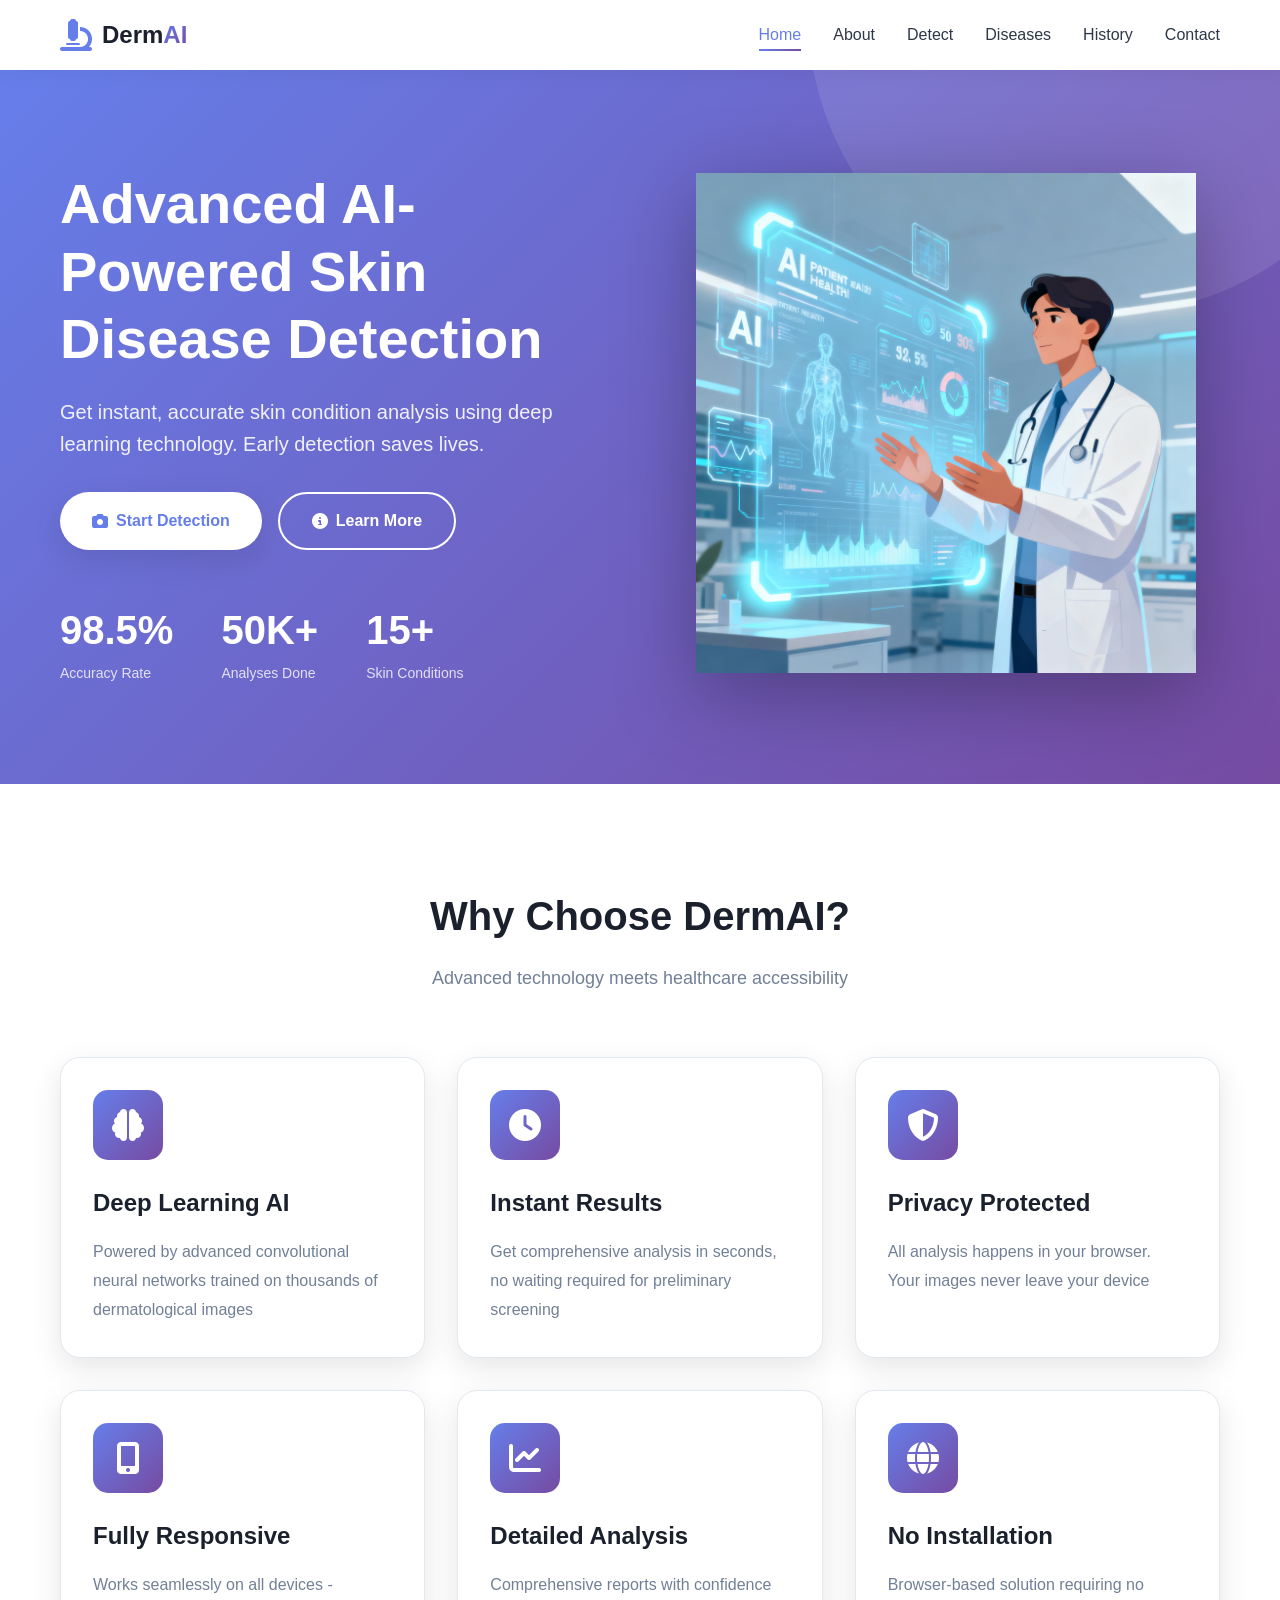
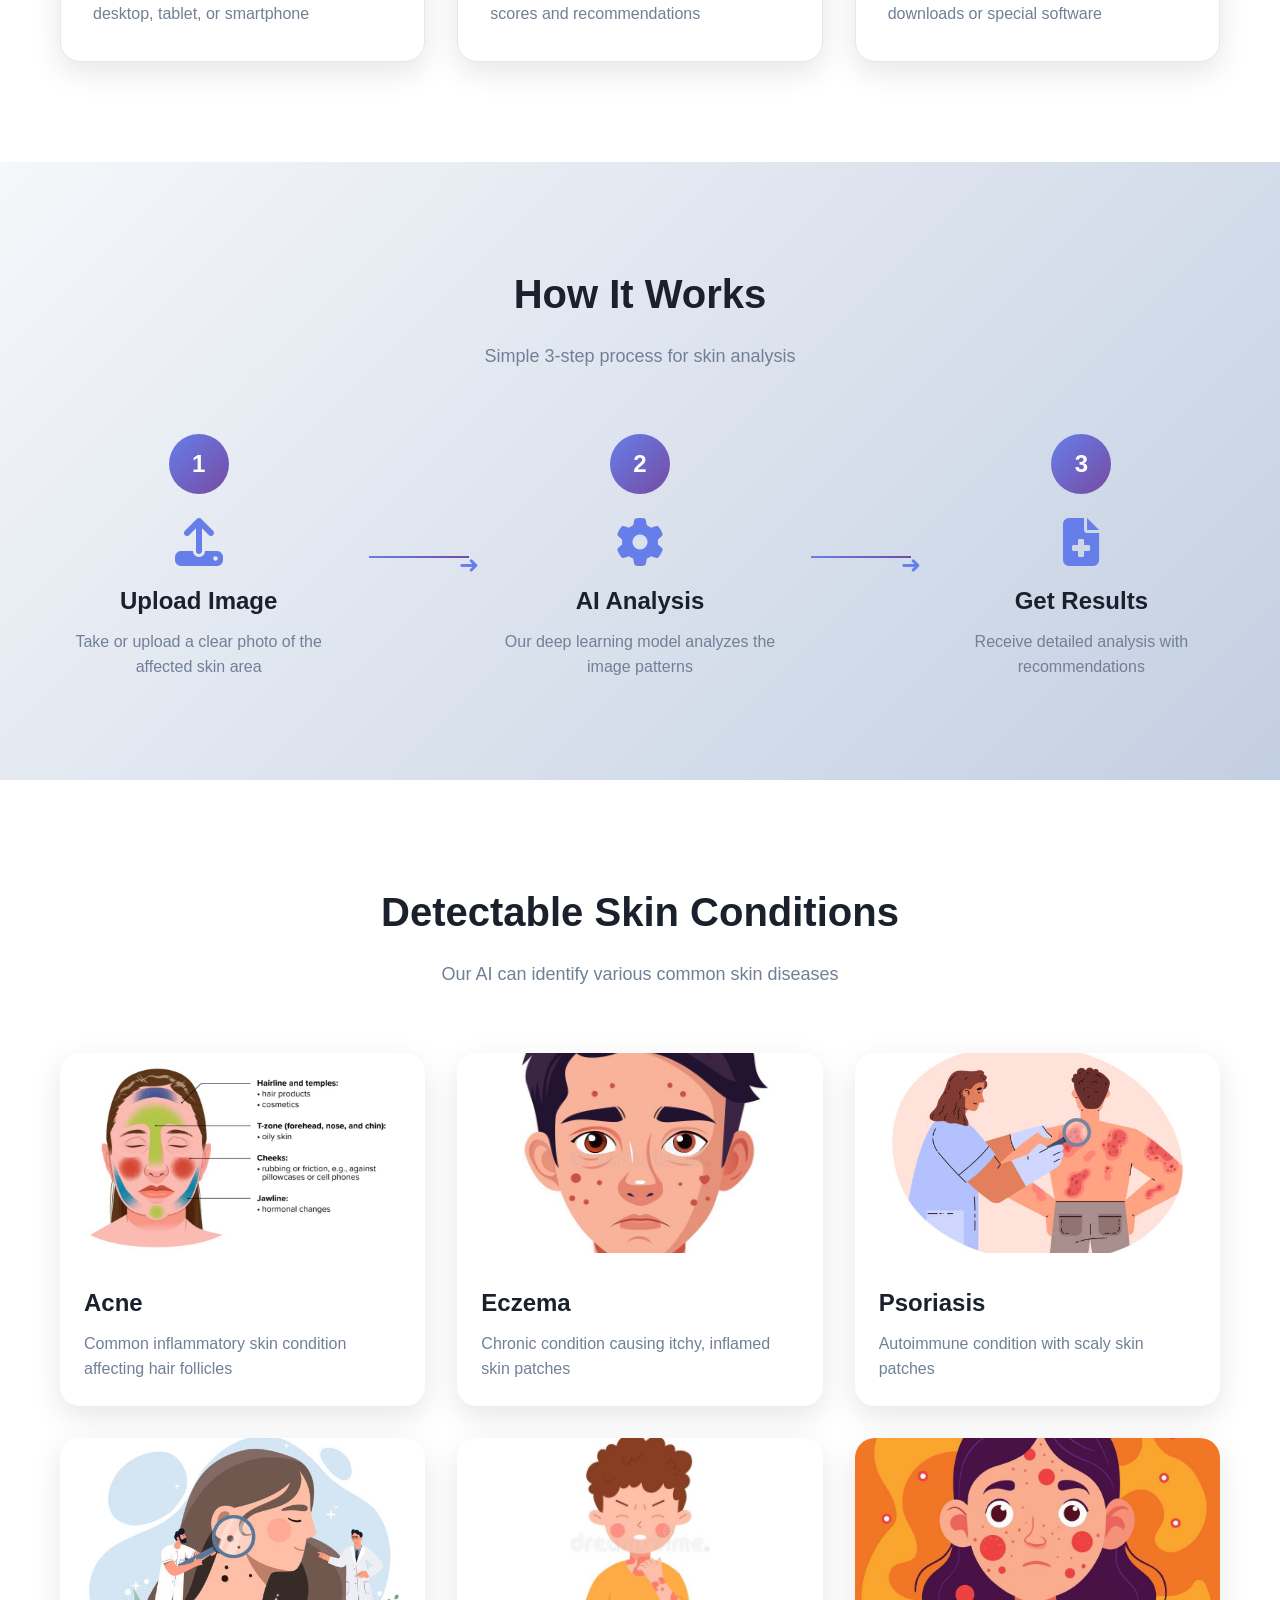
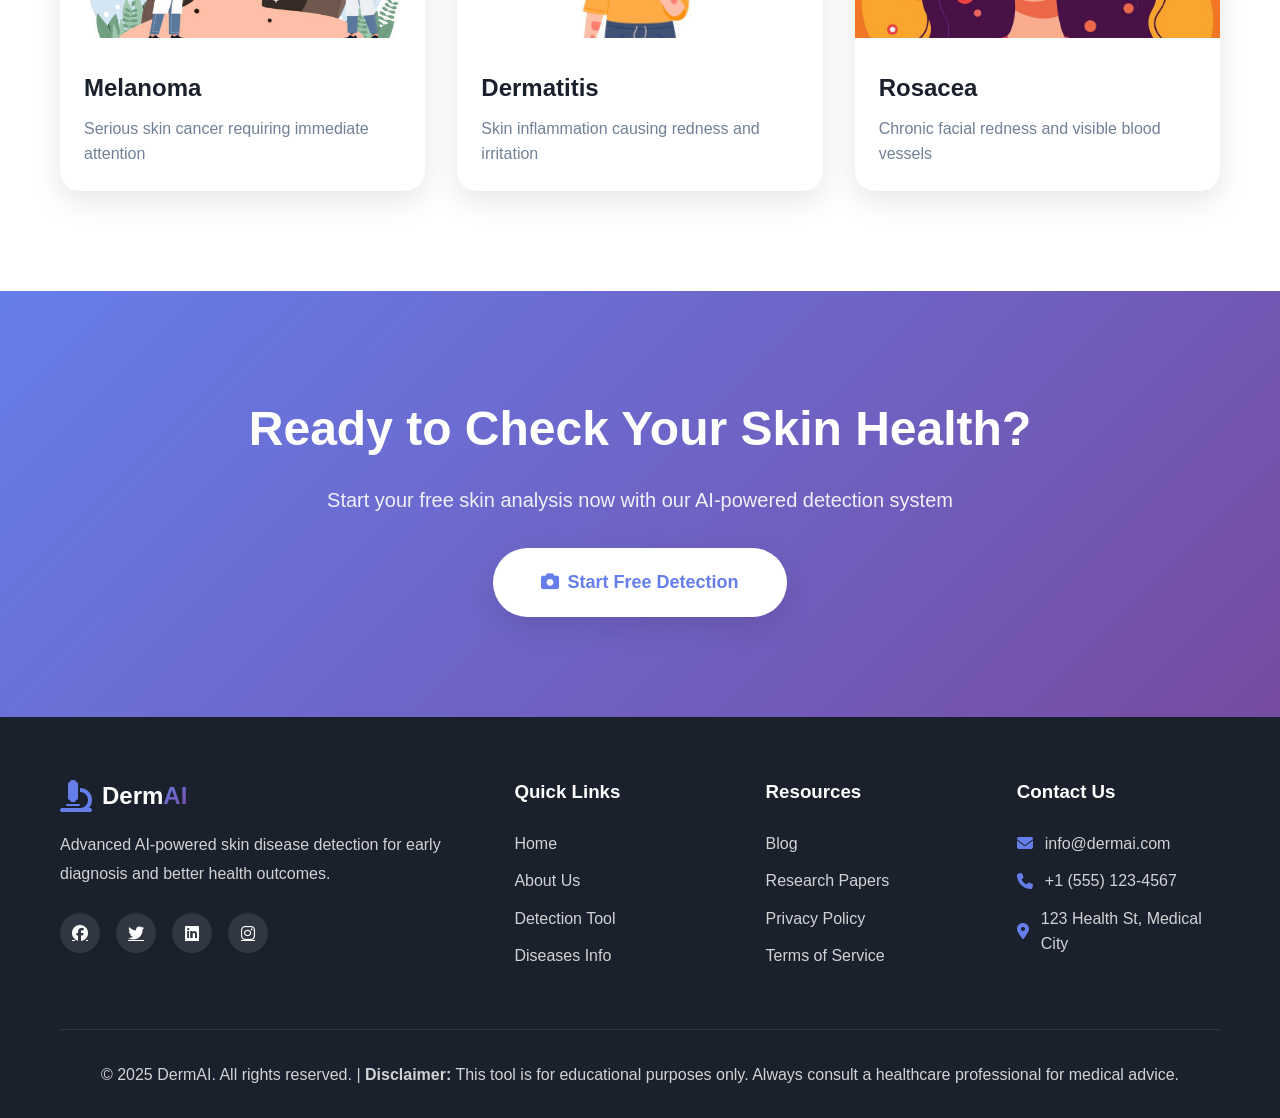
<file: index.html>
<!DOCTYPE html>
<html lang="en">
<head>
    <meta charset="UTF-8">
    <meta name="viewport" content="width=device-width, initial-scale=1.0">
    <script src="assets/js/pwa-init.js"></script>
    <link rel="manifest" href="Manifest.json">
    <meta name="theme-color" content="#667eea">
    <meta name="apple-mobile-web-app-capable" content="yes">
    <meta name="apple-mobile-web-app-status-bar-style" content="black-translucent">
    <title>DermAI - AI Skin Disease Detector</title>
    <link rel="stylesheet" href="assets/css/style.css">
    <link rel="stylesheet" href="https://cdnjs.cloudflare.com/ajax/libs/font-awesome/6.4.0/css/all.min.css">
</head>
<body>
    <!-- Navigation Bar -->
    <nav class="navbar">
        <div class="container">
            <div class="nav-wrapper">
                <div class="logo">
                    <i class="fas fa-microscope"></i>
                    <span>Derm<span class="highlight">AI</span></span>
                </div>
                <ul class="nav-menu">
                    <li><a href="index.html" class="active">Home</a></li>
                    <li><a href="about.html">About</a></li>
                    <li><a href="detect.html">Detect</a></li>
                    <li><a href="diseases.html">Diseases</a></li>
                    <li><a href="history.html">History</a></li>
                    <li><a href="contact.html">Contact</a></li>
                </ul>
                <div class="hamburger">
                    <span></span>
                    <span></span>
                    <span></span>
                </div>
            </div>
        </div>
    </nav>

    <!-- Hero Section -->
    <section class="hero">
        <div class="container">
            <div class="hero-content">
                <div class="hero-text">
                    <h1 class="hero-title">Advanced AI-Powered Skin Disease Detection</h1>
                    <p class="hero-subtitle">Get instant, accurate skin condition analysis using deep learning technology. Early detection saves lives.</p>
                    <div class="hero-buttons">
                        <a href="detect.html" class="btn btn-primary">
                            <i class="fas fa-camera"></i> Start Detection
                        </a>
                        <a href="about.html" class="btn btn-secondary">
                            <i class="fas fa-info-circle"></i> Learn More
                        </a>
                    </div>
                    <div class="hero-stats">
                        <div class="stat">
                            <h3>98.5%</h3>
                            <p>Accuracy Rate</p>
                        </div>
                        <div class="stat">
                            <h3>50K+</h3>
                            <p>Analyses Done</p>
                        </div>
                        <div class="stat">
                            <h3>15+</h3>
                            <p>Skin Conditions</p>
                        </div>
                    </div>
                </div>
                <div class="hero-image">
                    <div class="floating-card">
                        <img src="assets/images/hero-illustration.png" alt="AI Skin Analysis">
                    </div>
                </div>
            </div>
        </div>
    </section>

    <!-- Features Section -->
    <section class="features">
        <div class="container">
            <div class="section-header">
                <h2>Why Choose DermAI?</h2>
                <p>Advanced technology meets healthcare accessibility</p>
            </div>
            <div class="features-grid">
                <div class="feature-card">
                    <div class="feature-icon">
                        <i class="fas fa-brain"></i>
                    </div>
                    <h3>Deep Learning AI</h3>
                    <p>Powered by advanced convolutional neural networks trained on thousands of dermatological images</p>
                </div>
                <div class="feature-card">
                    <div class="feature-icon">
                        <i class="fas fa-clock"></i>
                    </div>
                    <h3>Instant Results</h3>
                    <p>Get comprehensive analysis in seconds, no waiting required for preliminary screening</p>
                </div>
                <div class="feature-card">
                    <div class="feature-icon">
                        <i class="fas fa-shield-alt"></i>
                    </div>
                    <h3>Privacy Protected</h3>
                    <p>All analysis happens in your browser. Your images never leave your device</p>
                </div>
                <div class="feature-card">
                    <div class="feature-icon">
                        <i class="fas fa-mobile-alt"></i>
                    </div>
                    <h3>Fully Responsive</h3>
                    <p>Works seamlessly on all devices - desktop, tablet, or smartphone</p>
                </div>
                <div class="feature-card">
                    <div class="feature-icon">
                        <i class="fas fa-chart-line"></i>
                    </div>
                    <h3>Detailed Analysis</h3>
                    <p>Comprehensive reports with confidence scores and recommendations</p>
                </div>
                <div class="feature-card">
                    <div class="feature-icon">
                        <i class="fas fa-globe"></i>
                    </div>
                    <h3>No Installation</h3>
                    <p>Browser-based solution requiring no downloads or special software</p>
                </div>
            </div>
        </div>
    </section>

    <!-- How It Works Section -->
    <section class="how-it-works">
        <div class="container">
            <div class="section-header">
                <h2>How It Works</h2>
                <p>Simple 3-step process for skin analysis</p>
            </div>
            <div class="steps-container">
                <div class="step">
                    <div class="step-number">1</div>
                    <div class="step-content">
                        <i class="fas fa-upload"></i>
                        <h3>Upload Image</h3>
                        <p>Take or upload a clear photo of the affected skin area</p>
                    </div>
                </div>
                <div class="step-connector"></div>
                <div class="step">
                    <div class="step-number">2</div>
                    <div class="step-content">
                        <i class="fas fa-cog"></i>
                        <h3>AI Analysis</h3>
                        <p>Our deep learning model analyzes the image patterns</p>
                    </div>
                </div>
                <div class="step-connector"></div>
                <div class="step">
                    <div class="step-number">3</div>
                    <div class="step-content">
                        <i class="fas fa-file-medical"></i>
                        <h3>Get Results</h3>
                        <p>Receive detailed analysis with recommendations</p>
                    </div>
                </div>
            </div>
        </div>
    </section>

    <!-- Detectable Conditions -->
    <section class="conditions">
        <div class="container">
            <div class="section-header">
                <h2>Detectable Skin Conditions</h2>
                <p>Our AI can identify various common skin diseases</p>
            </div>
            <div class="conditions-grid">
                <div class="condition-card">
                    <img src="assets/images/acne.png" alt="Acne">
                    <h3>Acne</h3>
                    <p>Common inflammatory skin condition affecting hair follicles</p>
                </div>
                <div class="condition-card">
                    <img src="assets/images/eczema.jpg" alt="Eczema">
                    <h3>Eczema</h3>
                    <p>Chronic condition causing itchy, inflamed skin patches</p>
                </div>
                <div class="condition-card">
                    <img src="assets/images/psoriasis.jpg" alt="Psoriasis">
                    <h3>Psoriasis</h3>
                    <p>Autoimmune condition with scaly skin patches</p>
                </div>
                <div class="condition-card">
                    <img src="assets/images/melanoma.jpg" alt="Melanoma">
                    <h3>Melanoma</h3>
                    <p>Serious skin cancer requiring immediate attention</p>
                </div>
                <div class="condition-card">
                    <img src="assets/images/dermatitis.jpg" alt="Dermatitis">
                    <h3>Dermatitis</h3>
                    <p>Skin inflammation causing redness and irritation</p>
                </div>
                <div class="condition-card">
                    <img src="assets/images/rosacea.jpg" alt="Rosacea">
                    <h3>Rosacea</h3>
                    <p>Chronic facial redness and visible blood vessels</p>
                </div>
            </div>
        </div>
    </section>

    <!-- CTA Section -->
    <section class="cta">
        <div class="container">
            <div class="cta-content">
                <h2>Ready to Check Your Skin Health?</h2>
                <p>Start your free skin analysis now with our AI-powered detection system</p>
                <a href="detect.html" class="btn btn-primary btn-large">
                    <i class="fas fa-camera"></i> Start Free Detection
                </a>
            </div>
        </div>
    </section>

    <!-- Footer -->
    <footer class="footer">
        <div class="container">
            <div class="footer-content">
                <div class="footer-section">
                    <div class="footer-logo">
                        <i class="fas fa-microscope"></i>
                        <span>Derm<span class="highlight">AI</span></span>
                    </div>
                    <p>Advanced AI-powered skin disease detection for early diagnosis and better health outcomes.</p>
                    <div class="social-links">
                        <a href="#"><i class="fab fa-facebook"></i></a>
                        <a href="#"><i class="fab fa-twitter"></i></a>
                        <a href="#"><i class="fab fa-linkedin"></i></a>
                        <a href="#"><i class="fab fa-instagram"></i></a>
                    </div>
                </div>
                <div class="footer-section">
                    <h3>Quick Links</h3>
                    <ul>
                        <li><a href="index.html">Home</a></li>
                        <li><a href="about.html">About Us</a></li>
                        <li><a href="detect.html">Detection Tool</a></li>
                        <li><a href="diseases.html">Diseases Info</a></li>
                    </ul>
                </div>
                <div class="footer-section">
                    <h3>Resources</h3>
                    <ul>
                        <li><a href="#">Blog</a></li>
                        <li><a href="resources.html">Research Papers</a></li>
                        <li><a href="settings.html">Privacy Policy</a></li>
                        <li><a href="#">Terms of Service</a></li>
                    </ul>
                </div>
                <div class="footer-section">
                    <h3>Contact Us</h3>
                    <ul class="contact-info">
                        <li><i class="fas fa-envelope"></i> info@dermai.com</li>
                        <li><i class="fas fa-phone"></i> +1 (555) 123-4567</li>
                        <li><i class="fas fa-map-marker-alt"></i> 123 Health St, Medical City</li>
                    </ul>
                </div>
            </div>
            <div class="footer-bottom">
                <p>&copy; 2025 DermAI. All rights reserved. | <strong>Disclaimer:</strong> This tool is for educational purposes only. Always consult a healthcare professional for medical advice.</p>
            </div>
        </div>
    </footer>

    <script src="assets/js/main.js"></script>
</body>
</html>
</file>
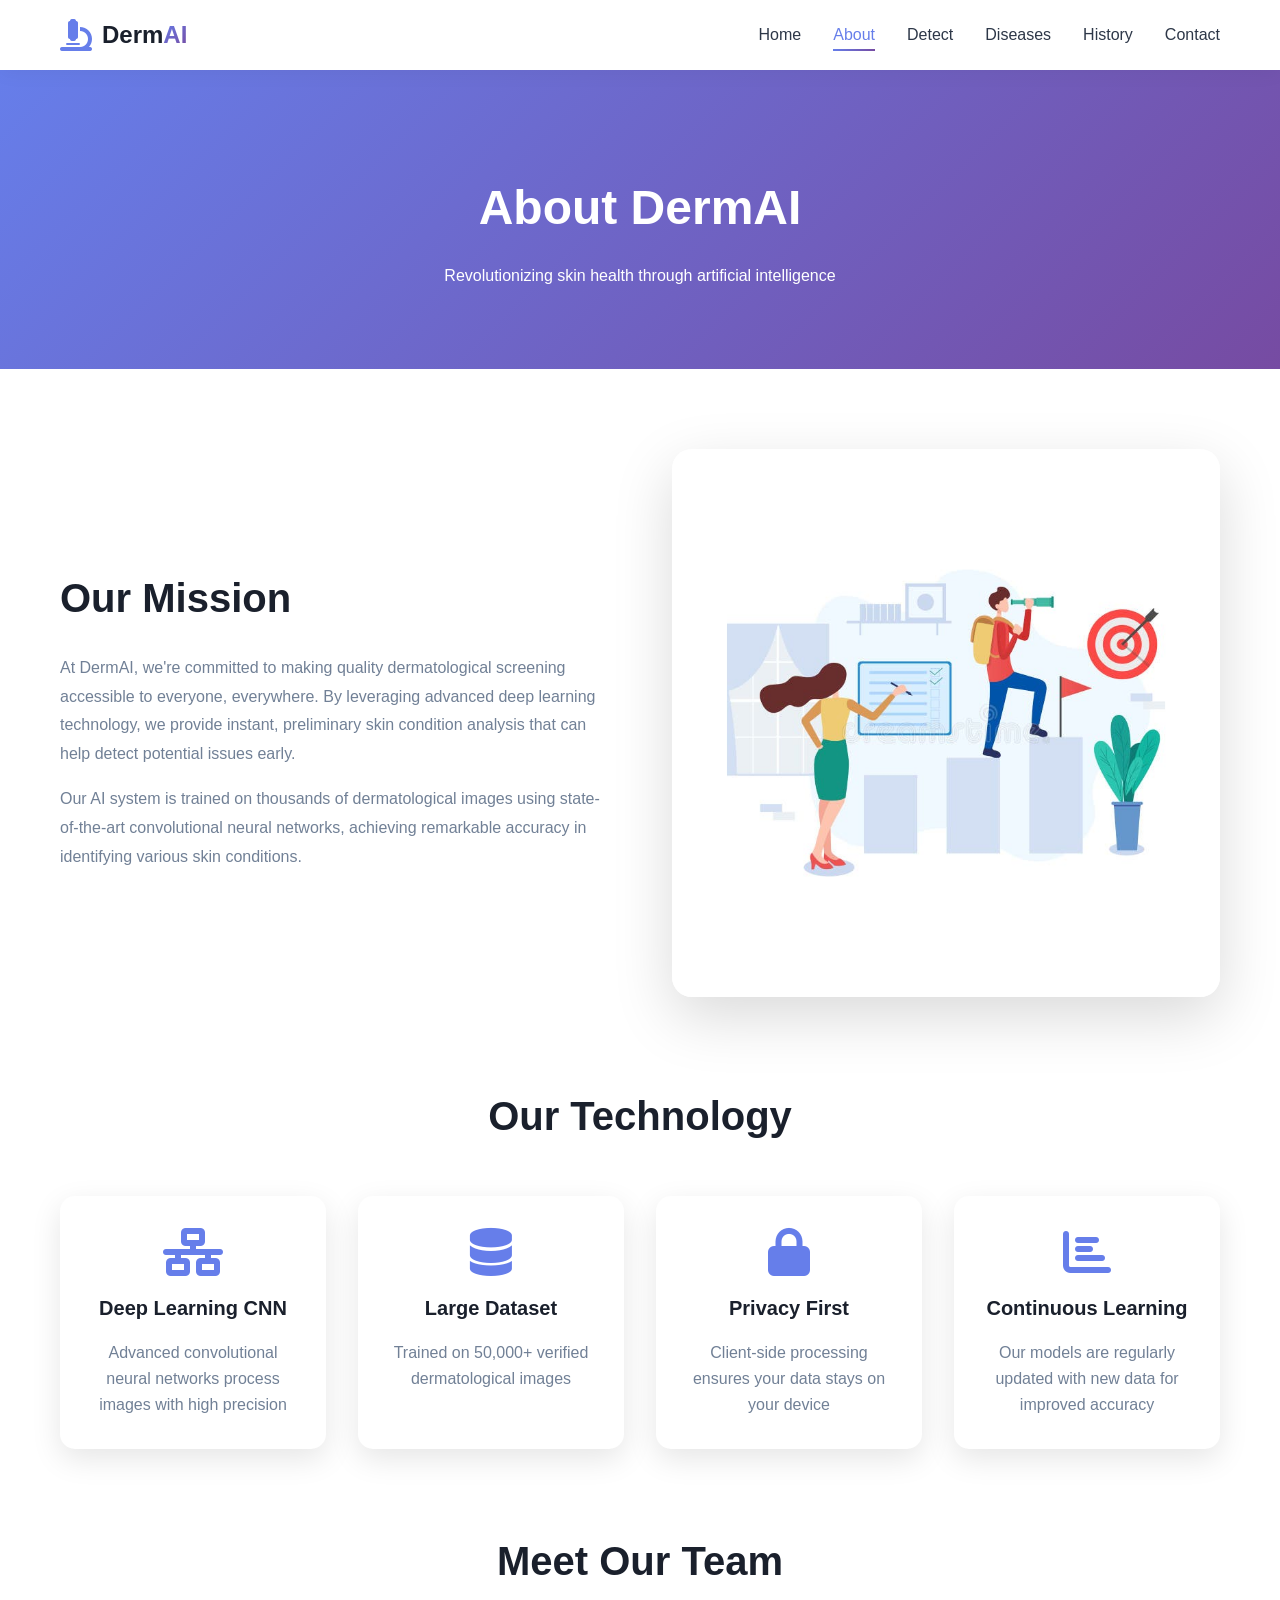
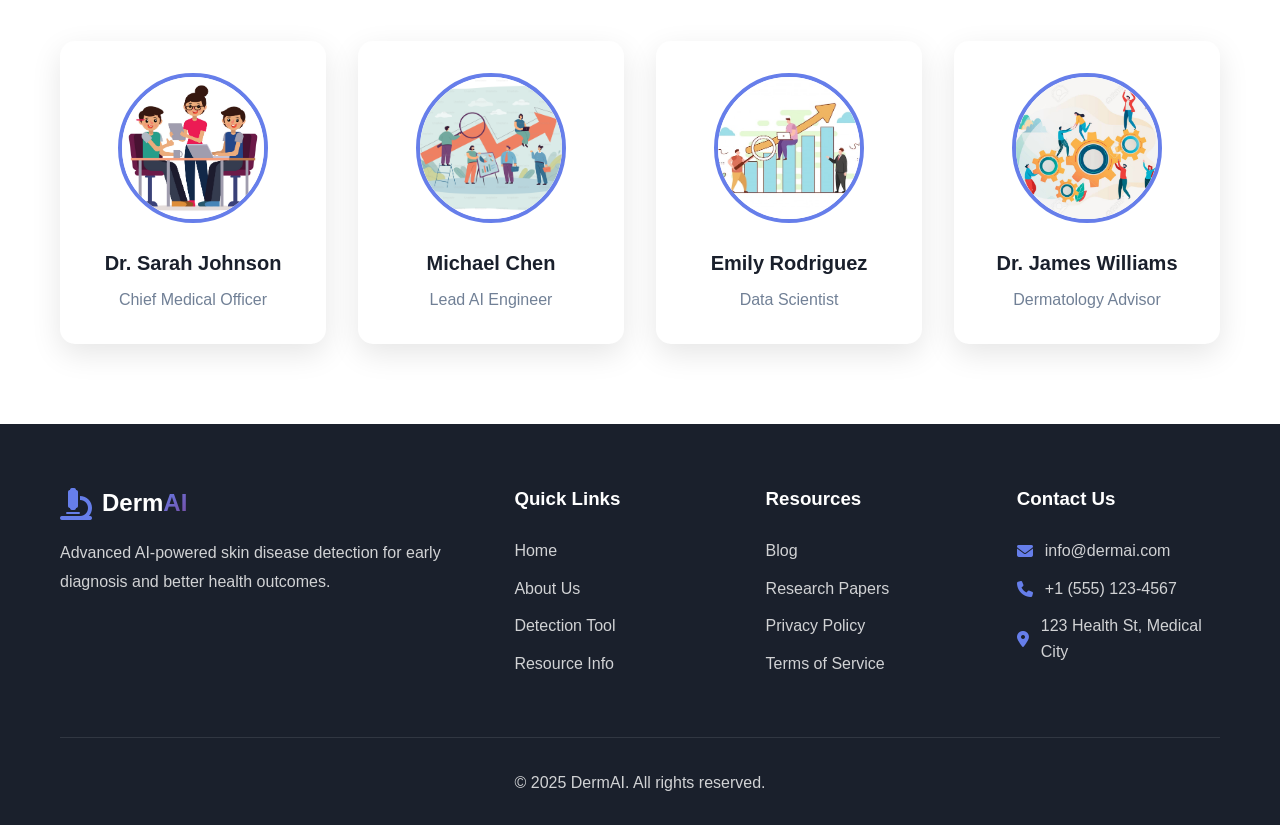
<file: about.html>
<!DOCTYPE html>
<html lang="en">
<head>
    <meta charset="UTF-8">
    <meta name="viewport" content="width=device-width, initial-scale=1.0">
    <title>About - DermAI</title>
    <link rel="stylesheet" href="assets/css/style.css">
    <link rel="stylesheet" href="https://cdnjs.cloudflare.com/ajax/libs/font-awesome/6.4.0/css/all.min.css">
</head>
<body>
    <nav class="navbar">
        <div class="container">
            <div class="nav-wrapper">
                <div class="logo">
                    <i class="fas fa-microscope"></i>
                    <span>Derm<span class="highlight">AI</span></span>
                </div>
                <ul class="nav-menu">
                    <li><a href="index.html">Home</a></li>
                    <li><a href="about.html" class="active">About</a></li>
                    <li><a href="detect.html">Detect</a></li>
                    <li><a href="diseases.html">Diseases</a></li>
                    <li><a href="history.html">History</a></li>
                    <li><a href="contact.html">Contact</a></li>
                </ul>
                <div class="hamburger">
                    <span></span>
                    <span></span>
                    <span></span>
                </div>
            </div>
        </div>
    </nav>

    <section class="about-hero">
        <div class="container">
            <h1>About DermAI</h1>
            <p>Revolutionizing skin health through artificial intelligence</p>
        </div>
    </section>

    <section class="about-content">
        <div class="container">
            <div class="about-grid">
                <div class="about-text">
                    <h2>Our Mission</h2>
                    <p>At DermAI, we're committed to making quality dermatological screening accessible to everyone, everywhere. By leveraging advanced deep learning technology, we provide instant, preliminary skin condition analysis that can help detect potential issues early.</p>
                    <p>Our AI system is trained on thousands of dermatological images using state-of-the-art convolutional neural networks, achieving remarkable accuracy in identifying various skin conditions.</p>
                </div>
                <div class="about-image">
                    <img src="assets/images/About-mission.jpg" alt="Mission">
                </div>
            </div>

            <div class="technology-section">
                <h2>Our Technology</h2>
                <div class="tech-cards">
                    <div class="tech-card">
                        <i class="fas fa-network-wired"></i>
                        <h3>Deep Learning CNN</h3>
                        <p>Advanced convolutional neural networks process images with high precision</p>
                    </div>
                    <div class="tech-card">
                        <i class="fas fa-database"></i>
                        <h3>Large Dataset</h3>
                        <p>Trained on 50,000+ verified dermatological images</p>
                    </div>
                    <div class="tech-card">
                        <i class="fas fa-lock"></i>
                        <h3>Privacy First</h3>
                        <p>Client-side processing ensures your data stays on your device</p>
                    </div>
                    <div class="tech-card">
                        <i class="fas fa-chart-bar"></i>
                        <h3>Continuous Learning</h3>
                        <p>Our models are regularly updated with new data for improved accuracy</p>
                    </div>
                </div>
            </div>

            <div class="team-section">
                <h2>Meet Our Team</h2>
                <div class="team-grid">
                    <div class="team-member">
                        <img src="assets/images/Team1.jpg" alt="Team Member">
                        <h3>Dr. Sarah Johnson</h3>
                        <p>Chief Medical Officer</p>
                    </div>
                    <div class="team-member">
                        <img src="assets/images/Team2.png" alt="Team Member">
                        <h3>Michael Chen</h3>
                        <p>Lead AI Engineer</p>
                    </div>
                    <div class="team-member">
                        <img src="assets/images/Team3.jpg" alt="Team Member">
                        <h3>Emily Rodriguez</h3>
                        <p>Data Scientist</p>
                    </div>
                    <div class="team-member">
                        <img src="assets/images/Team4.jpg" alt="Team Member">
                        <h3>Dr. James Williams</h3>
                        <p>Dermatology Advisor</p>
                    </div>
                </div>
            </div>
        </div>
    </section>

    <footer class="footer">
        <div class="container">
            <div class="footer-content">
                <div class="footer-section">
                    <div class="footer-logo">
                        <i class="fas fa-microscope"></i>
                        <span>Derm<span class="highlight">AI</span></span>
                    </div>
                    <p>Advanced AI-powered skin disease detection for early diagnosis and better health outcomes.</p>
                </div>
                <div class="footer-section">
                    <h3>Quick Links</h3>
                    <ul>
                        <li><a href="index.html">Home</a></li>
                        <li><a href="about.html">About Us</a></li>
                        <li><a href="detect.html">Detection Tool</a></li>
                        <li><a href="resources.html">Resource Info</a></li>
                    </ul>
                </div>
                <div class="footer-section">
                    <h3>Resources</h3>
                    <ul>
                        <li><a href="#">Blog</a></li>
                        <li><a href="resources.html">Research Papers</a></li>
                        <li><a href="settings.html">Privacy Policy</a></li>
                        <li><a href="#">Terms of Service</a></li>
                    </ul>
                </div>
                <div class="footer-section">
                    <h3>Contact Us</h3>
                    <ul class="contact-info">
                        <li><i class="fas fa-envelope"></i> info@dermai.com</li>
                        <li><i class="fas fa-phone"></i> +1 (555) 123-4567</li>
                        <li><i class="fas fa-map-marker-alt"></i> 123 Health St, Medical City</li>
                    </ul>
                </div>
            </div>
            <div class="footer-bottom">
                <p>&copy; 2025 DermAI. All rights reserved.</p>
            </div>
        </div>
    </footer>

    <script src="assets/js/main.js"></script>
</body>
</html>
</file>
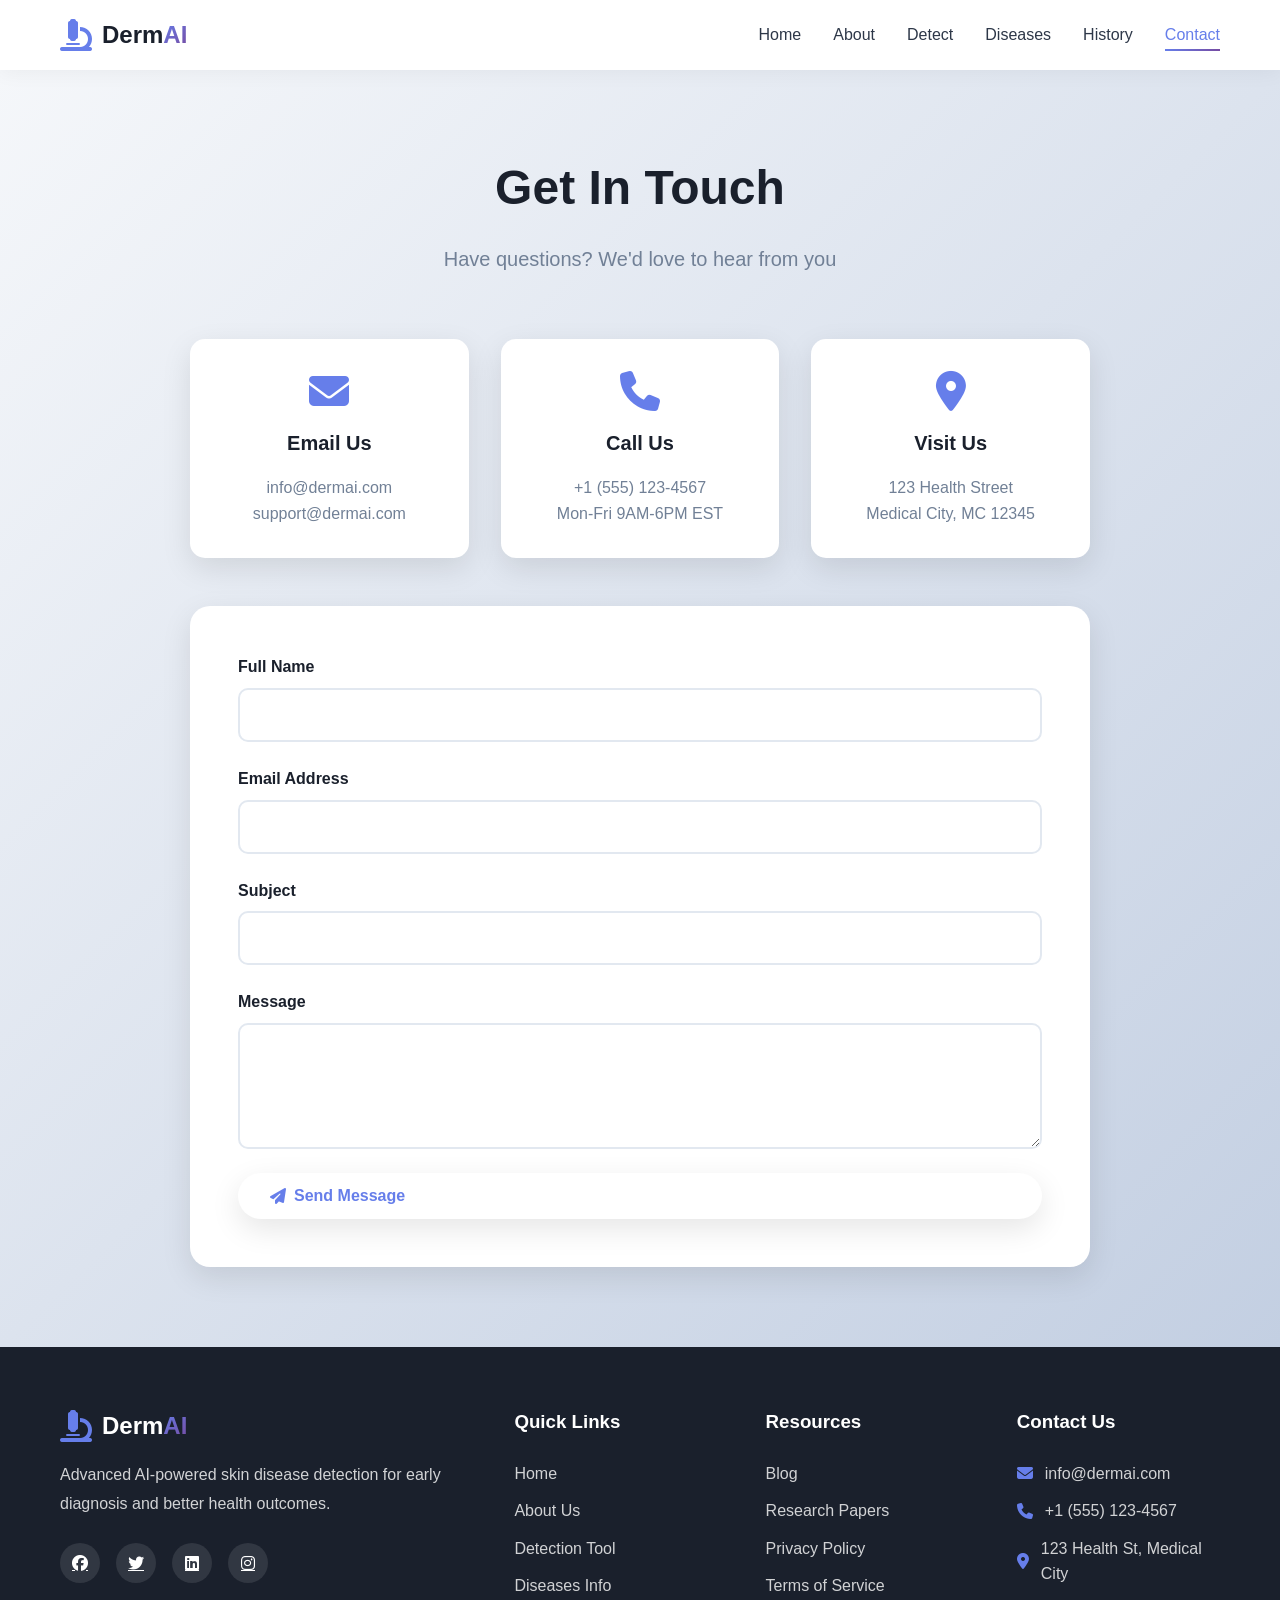
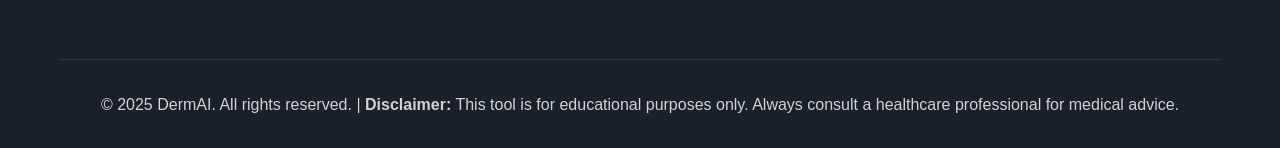
<file: contact.html>
<!DOCTYPE html>
<html lang="en">
<head>
    <meta charset="UTF-8">
    <meta name="viewport" content="width=device-width, initial-scale=1.0">
    <title>Contact - DermAI</title>
    <link rel="stylesheet" href="assets/css/style.css">
    <link rel="stylesheet" href="https://cdnjs.cloudflare.com/ajax/libs/font-awesome/6.4.0/css/all.min.css">
</head>
<body>
    <nav class="navbar">
        <div class="container">
            <div class="nav-wrapper">
                <div class="logo">
                    <i class="fas fa-microscope"></i>
                    <span>Derm<span class="highlight">AI</span></span>
                </div>
                <ul class="nav-menu">
                    <li><a href="index.html">Home</a></li>
                    <li><a href="about.html">About</a></li>
                    <li><a href="detect.html">Detect</a></li>
                    <li><a href="diseases.html">Diseases</a></li>
                    <li><a href="history.html">History</a></li>
                    <li><a href="contact.html" class="active">Contact</a></li>
                </ul>
                <div class="hamburger">
                    <span></span>
                    <span></span>
                    <span></span>
                </div>
            </div>
        </div>
    </nav>

    <section class="contact-section">
        <div class="container">
            <div class="contact-header">
                <h1>Get In Touch</h1>
                <p>Have questions? We'd love to hear from you</p>
            </div>

            <div class="contact-container">
                <div class="contact-info-cards">
                    <div class="info-card">
                        <i class="fas fa-envelope"></i>
                        <h3>Email Us</h3>
                        <p>info@dermai.com</p>
                        <p>support@dermai.com</p>
                    </div>
                    <div class="info-card">
                        <i class="fas fa-phone"></i>
                        <h3>Call Us</h3>
                        <p>+1 (555) 123-4567</p>
                        <p>Mon-Fri 9AM-6PM EST</p>
                    </div>
                    <div class="info-card">
                        <i class="fas fa-map-marker-alt"></i>
                        <h3>Visit Us</h3>
                        <p>123 Health Street</p>
                        <p>Medical City, MC 12345</p>
                    </div>
                </div>

                <div class="contact-form-container">
                    <form class="contact-form" id="contactForm">
                        <div class="form-group">
                            <label for="name">Full Name</label>
                            <input type="text" id="name" name="name" required>
                        </div>
                        <div class="form-group">
                            <label for="email">Email Address</label>
                            <input type="email" id="email" name="email" required>
                        </div>
                        <div class="form-group">
                            <label for="subject">Subject</label>
                            <input type="text" id="subject" name="subject" required>
                        </div>
                        <div class="form-group">
                            <label for="message">Message</label>
                            <textarea id="message" name="message" rows="5" required></textarea>
                        </div>
                        <button type="submit" class="btn btn-primary">
                            <i class="fas fa-paper-plane"></i> Send Message
                        </button>
                    </form>
                </div>
            </div>
        </div>
    </section>

    <!-- Footer -->
    <footer class="footer">
        <div class="container">
            <div class="footer-content">
                <div class="footer-section">
                    <div class="footer-logo">
                        <i class="fas fa-microscope"></i>
                        <span>Derm<span class="highlight">AI</span></span>
                    </div>
                    <p>Advanced AI-powered skin disease detection for early diagnosis and better health outcomes.</p>
                    <div class="social-links">
                        <a href="#"><i class="fab fa-facebook"></i></a>
                        <a href="#"><i class="fab fa-twitter"></i></a>
                        <a href="#"><i class="fab fa-linkedin"></i></a>
                        <a href="#"><i class="fab fa-instagram"></i></a>
                    </div>
                </div>
                <div class="footer-section">
                    <h3>Quick Links</h3>
                    <ul>
                        <li><a href="index.html">Home</a></li>
                        <li><a href="about.html">About Us</a></li>
                        <li><a href="detect.html">Detection Tool</a></li>
                        <li><a href="diseases.html">Diseases Info</a></li>
                    </ul>
                </div>
                <div class="footer-section">
                    <h3>Resources</h3>
                    <ul>
                        <li><a href="#">Blog</a></li>
                        <li><a href="resources.html">Research Papers</a></li>
                        <li><a href="settings.html">Privacy Policy</a></li>
                        <li><a href="#">Terms of Service</a></li>
                    </ul>
                </div>
                <div class="footer-section">
                    <h3>Contact Us</h3>
                    <ul class="contact-info">
                        <li><i class="fas fa-envelope"></i> info@dermai.com</li>
                        <li><i class="fas fa-phone"></i> +1 (555) 123-4567</li>
                        <li><i class="fas fa-map-marker-alt"></i> 123 Health St, Medical City</li>
                    </ul>
                </div>
            </div>
            <div class="footer-bottom">
                <p>&copy; 2025 DermAI. All rights reserved. | <strong>Disclaimer:</strong> This tool is for educational purposes only. Always consult a healthcare professional for medical advice.</p>
            </div>
        </div>
    </footer>

    <script src="assets/js/main.js"></script>
</body>
</html>
</file>
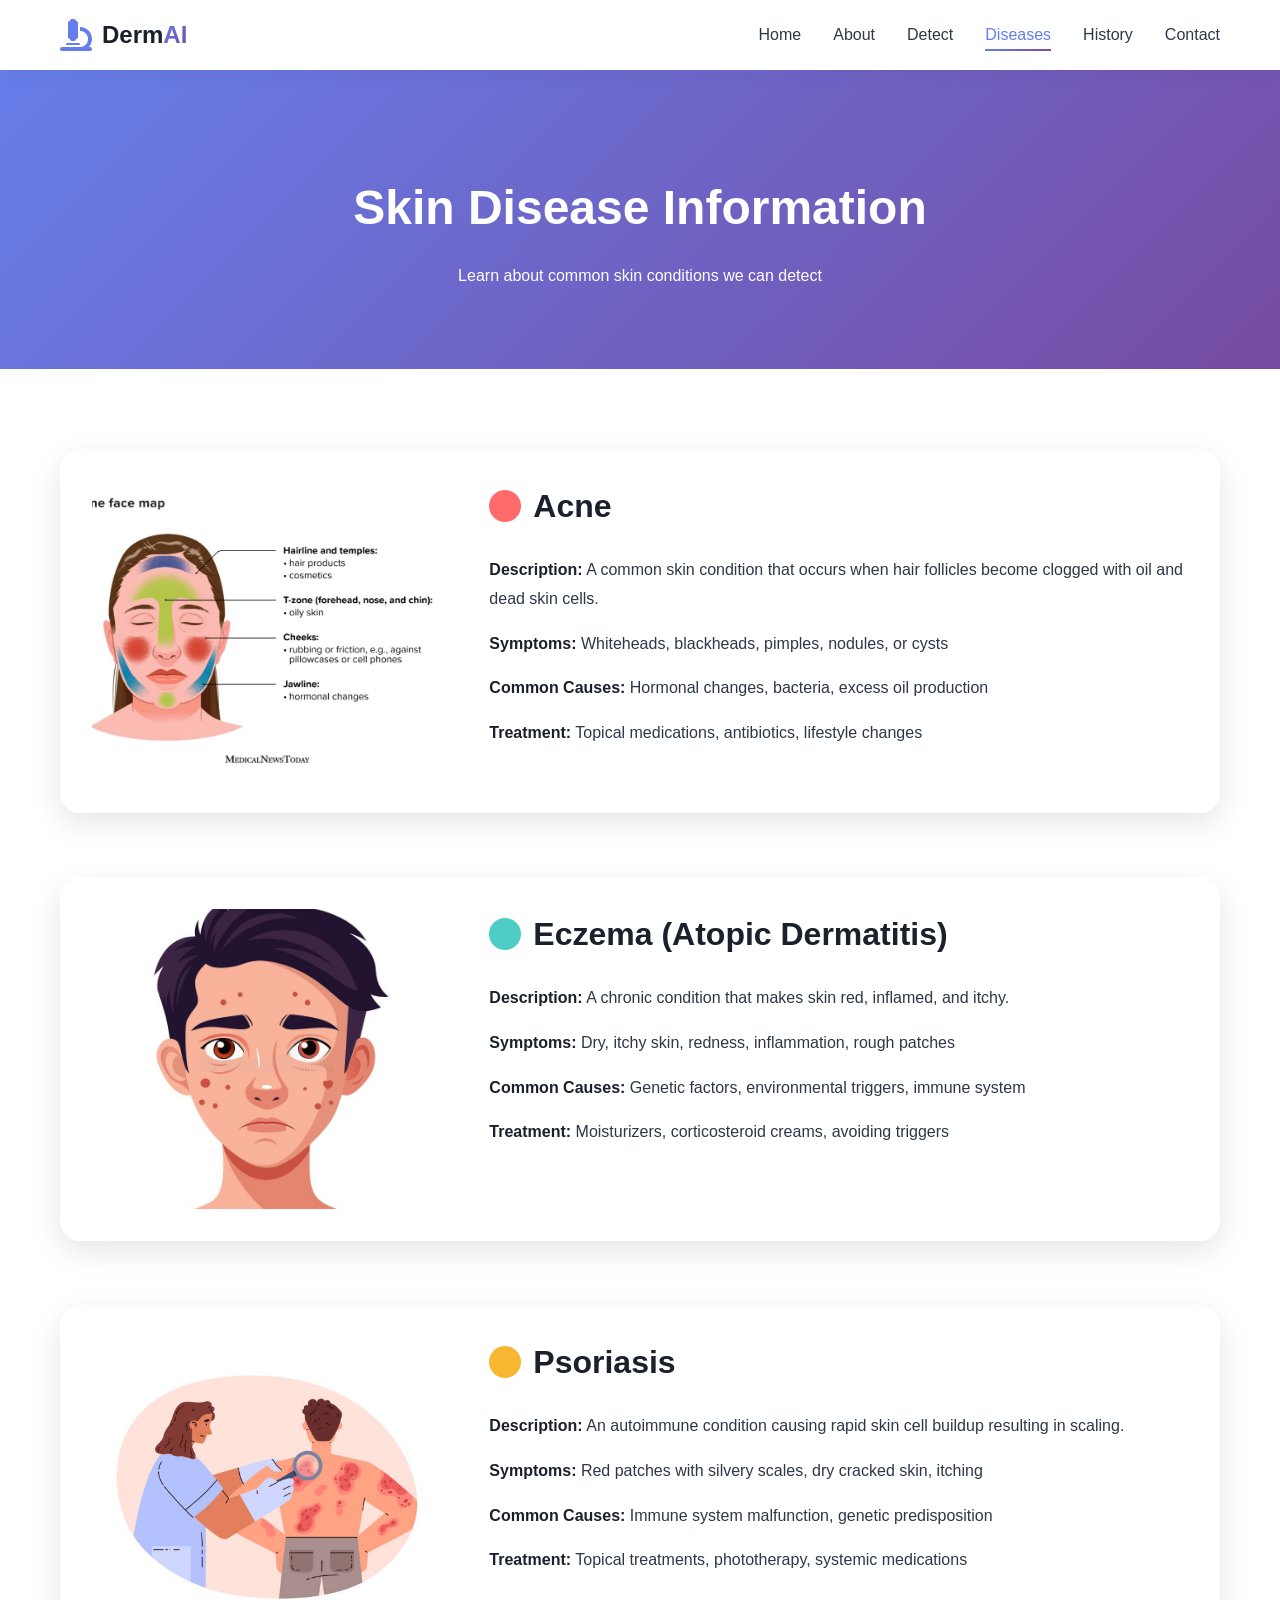
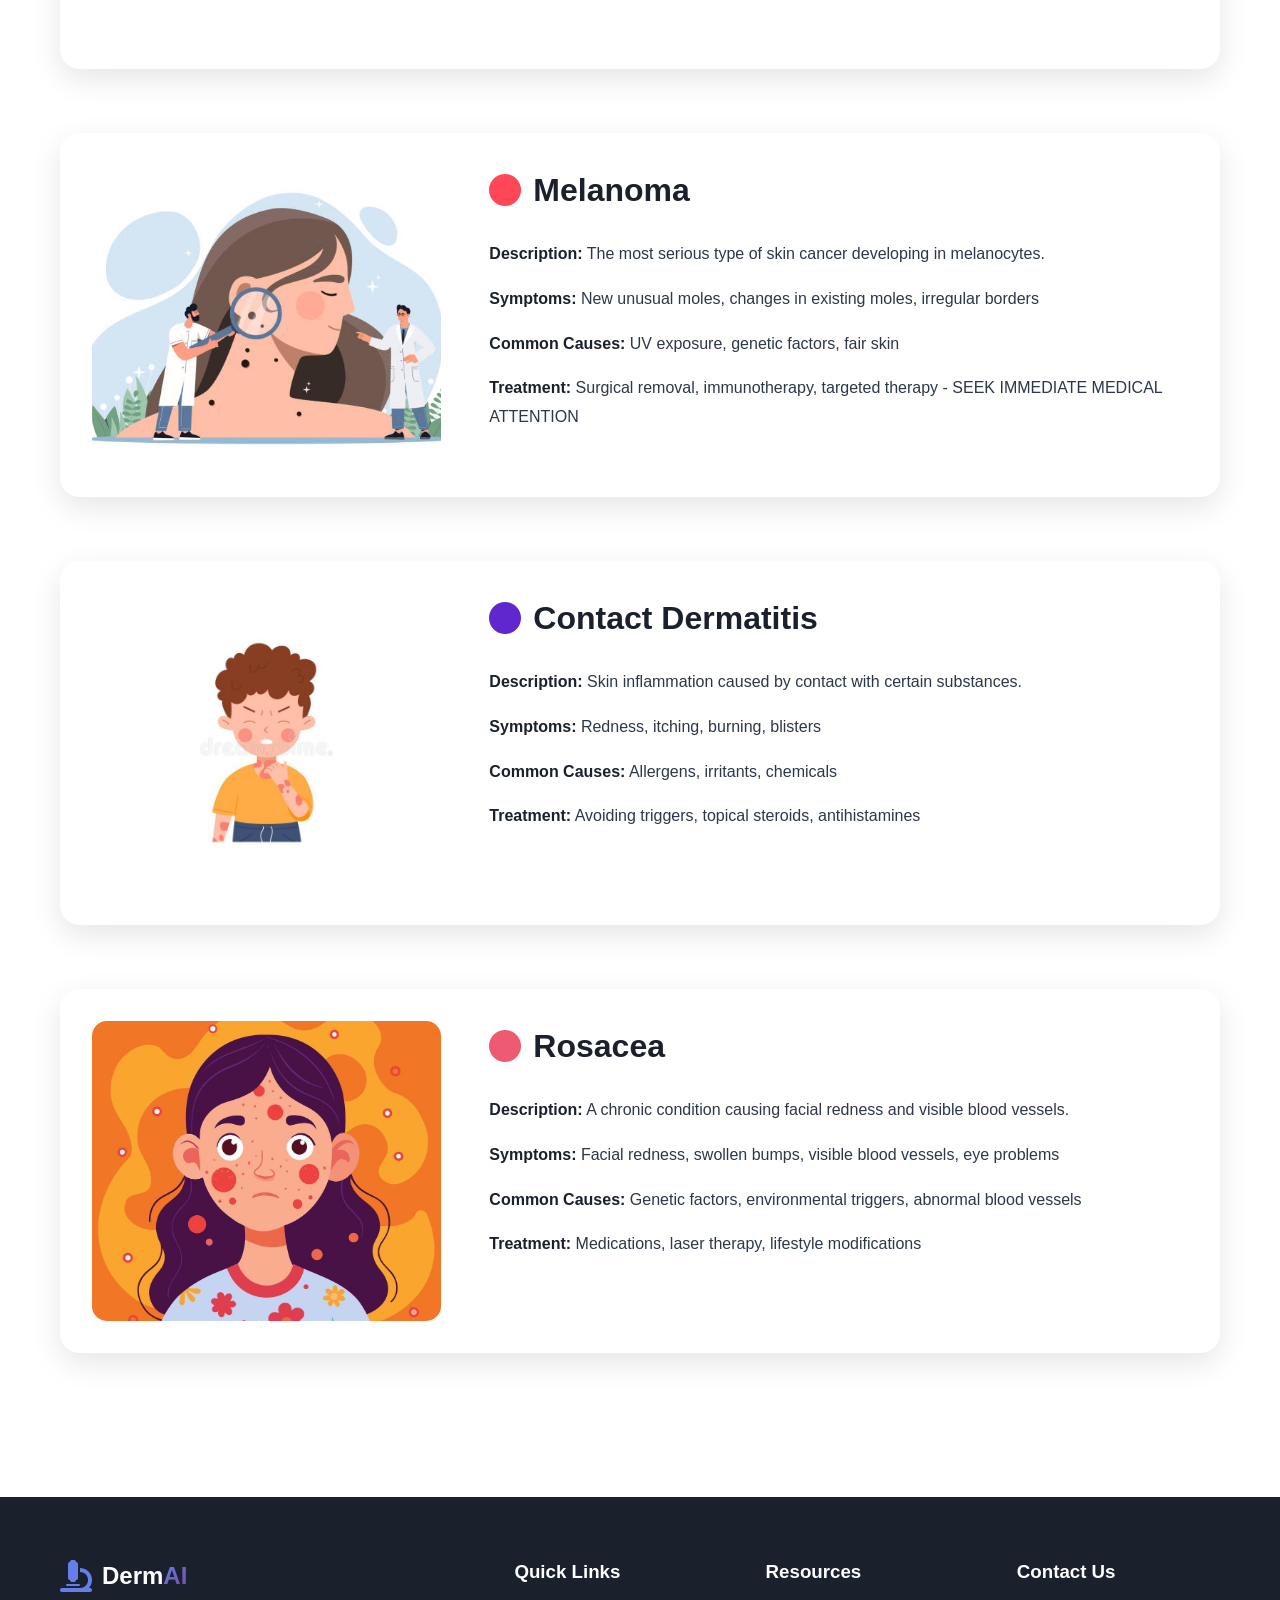
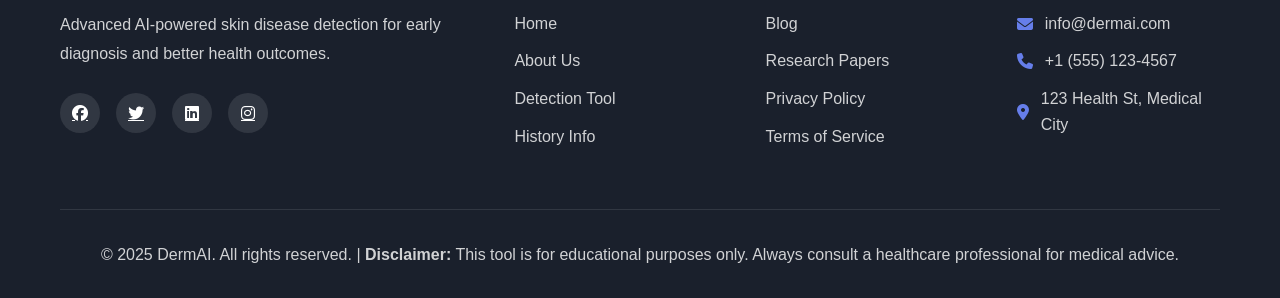
<file: diseases.html>
<!DOCTYPE html>
<html lang="en">
<head>
    <meta charset="UTF-8">
    <meta name="viewport" content="width=device-width, initial-scale=1.0">
    <title>Skin Diseases - DermAI</title>
    <link rel="stylesheet" href="assets/css/style.css">
    <link rel="stylesheet" href="https://cdnjs.cloudflare.com/ajax/libs/font-awesome/6.4.0/css/all.min.css">
</head>
<body>
    <nav class="navbar">
        <div class="container">
            <div class="nav-wrapper">
                <div class="logo">
                    <i class="fas fa-microscope"></i>
                    <span>Derm<span class="highlight">AI</span></span>
                </div>
                <ul class="nav-menu">
                    <li><a href="index.html">Home</a></li>
                    <li><a href="about.html">About</a></li>
                    <li><a href="detect.html">Detect</a></li>
                    <li><a href="diseases.html" class="active">Diseases</a></li>
                    <li><a href="history.html">History</a></li>
                    <li><a href="contact.html">Contact</a></li>
                </ul>
                <div class="hamburger">
                    <span></span>
                    <span></span>
                    <span></span>
                </div>
            </div>
        </div>
    </nav>

    <section class="diseases-hero">
        <div class="container">
            <h1>Skin Disease Information</h1>
            <p>Learn about common skin conditions we can detect</p>
        </div>
    </section>

    <section class="diseases-content">
        <div class="container">
            <div class="disease-detail">
                <img src="assets/images/acne.png" alt="Acne">
                <div class="disease-info">
                    <h2><i class="fas fa-circle" style="color: #ff6b6b"></i> Acne</h2>
                    <p><strong>Description:</strong> A common skin condition that occurs when hair follicles become clogged with oil and dead skin cells.</p>
                    <p><strong>Symptoms:</strong> Whiteheads, blackheads, pimples, nodules, or cysts</p>
                    <p><strong>Common Causes:</strong> Hormonal changes, bacteria, excess oil production</p>
                    <p><strong>Treatment:</strong> Topical medications, antibiotics, lifestyle changes</p>
                </div>
            </div>

            <div class="disease-detail">
                <img src="assets/images/eczema.jpg" alt="Eczema">
                <div class="disease-info">
                    <h2><i class="fas fa-circle" style="color: #4ecdc4"></i> Eczema (Atopic Dermatitis)</h2>
                    <p><strong>Description:</strong> A chronic condition that makes skin red, inflamed, and itchy.</p>
                    <p><strong>Symptoms:</strong> Dry, itchy skin, redness, inflammation, rough patches</p>
                    <p><strong>Common Causes:</strong> Genetic factors, environmental triggers, immune system</p>
                    <p><strong>Treatment:</strong> Moisturizers, corticosteroid creams, avoiding triggers</p>
                </div>
            </div>

            <div class="disease-detail">
                <img src="assets/images/psoriasis.jpg" alt="Psoriasis">
                <div class="disease-info">
                    <h2><i class="fas fa-circle" style="color: #f7b731"></i> Psoriasis</h2>
                    <p><strong>Description:</strong> An autoimmune condition causing rapid skin cell buildup resulting in scaling.</p>
                    <p><strong>Symptoms:</strong> Red patches with silvery scales, dry cracked skin, itching</p>
                    <p><strong>Common Causes:</strong> Immune system malfunction, genetic predisposition</p>
                    <p><strong>Treatment:</strong> Topical treatments, phototherapy, systemic medications</p>
                </div>
            </div>

            <div class="disease-detail">
                <img src="assets/images/melanoma.jpg" alt="Melanoma">
                <div class="disease-info">
                    <h2><i class="fas fa-circle" style="color: #ff4757"></i> Melanoma</h2>
                    <p><strong>Description:</strong> The most serious type of skin cancer developing in melanocytes.</p>
                    <p><strong>Symptoms:</strong> New unusual moles, changes in existing moles, irregular borders</p>
                    <p><strong>Common Causes:</strong> UV exposure, genetic factors, fair skin</p>
                    <p><strong>Treatment:</strong> Surgical removal, immunotherapy, targeted therapy - SEEK IMMEDIATE MEDICAL ATTENTION</p>
                </div>
            </div>

            <div class="disease-detail">
                <img src="assets/images/dermatitis.jpg" alt="Dermatitis">
                <div class="disease-info">
                    <h2><i class="fas fa-circle" style="color: #5f27cd"></i> Contact Dermatitis</h2>
                    <p><strong>Description:</strong> Skin inflammation caused by contact with certain substances.</p>
                    <p><strong>Symptoms:</strong> Redness, itching, burning, blisters</p>
                    <p><strong>Common Causes:</strong> Allergens, irritants, chemicals</p>
                    <p><strong>Treatment:</strong> Avoiding triggers, topical steroids, antihistamines</p>
                </div>
            </div>

            <div class="disease-detail">
                <img src="assets/images/rosacea.jpg" alt="Rosacea">
                <div class="disease-info">
                    <h2><i class="fas fa-circle" style="color: #ee5a6f"></i> Rosacea</h2>
                    <p><strong>Description:</strong> A chronic condition causing facial redness and visible blood vessels.</p>
                    <p><strong>Symptoms:</strong> Facial redness, swollen bumps, visible blood vessels, eye problems</p>
                    <p><strong>Common Causes:</strong> Genetic factors, environmental triggers, abnormal blood vessels</p>
                    <p><strong>Treatment:</strong> Medications, laser therapy, lifestyle modifications</p>
                </div>
            </div>
        </div>
    </section>

    <!-- Footer -->
    <footer class="footer">
        <div class="container">
            <div class="footer-content">
                <div class="footer-section">
                    <div class="footer-logo">
                        <i class="fas fa-microscope"></i>
                        <span>Derm<span class="highlight">AI</span></span>
                    </div>
                    <p>Advanced AI-powered skin disease detection for early diagnosis and better health outcomes.</p>
                    <div class="social-links">
                        <a href="#"><i class="fab fa-facebook"></i></a>
                        <a href="#"><i class="fab fa-twitter"></i></a>
                        <a href="#"><i class="fab fa-linkedin"></i></a>
                        <a href="#"><i class="fab fa-instagram"></i></a>
                    </div>
                </div>
                <div class="footer-section">
                    <h3>Quick Links</h3>
                    <ul>
                        <li><a href="index.html">Home</a></li>
                        <li><a href="about.html">About Us</a></li>
                        <li><a href="detect.html">Detection Tool</a></li>
                        <li><a href="history.html">History Info</a></li>
                    </ul>
                </div>
                <div class="footer-section">
                    <h3>Resources</h3>
                    <ul>
                        <li><a href="#">Blog</a></li>
                        <li><a href="resources.html">Research Papers</a></li>
                        <li><a href="settings.html">Privacy Policy</a></li>
                        <li><a href="#">Terms of Service</a></li>
                    </ul>
                </div>
                <div class="footer-section">
                    <h3>Contact Us</h3>
                    <ul class="contact-info">
                        <li><i class="fas fa-envelope"></i> info@dermai.com</li>
                        <li><i class="fas fa-phone"></i> +1 (555) 123-4567</li>
                        <li><i class="fas fa-map-marker-alt"></i> 123 Health St, Medical City</li>
                    </ul>
                </div>
            </div>
            <div class="footer-bottom">
                <p>&copy; 2025 DermAI. All rights reserved. | <strong>Disclaimer:</strong> This tool is for educational purposes only. Always consult a healthcare professional for medical advice.</p>
            </div>
        </div>
    </footer>

    <script src="assets/js/main.js"></script>
</body>
</html>
</file>
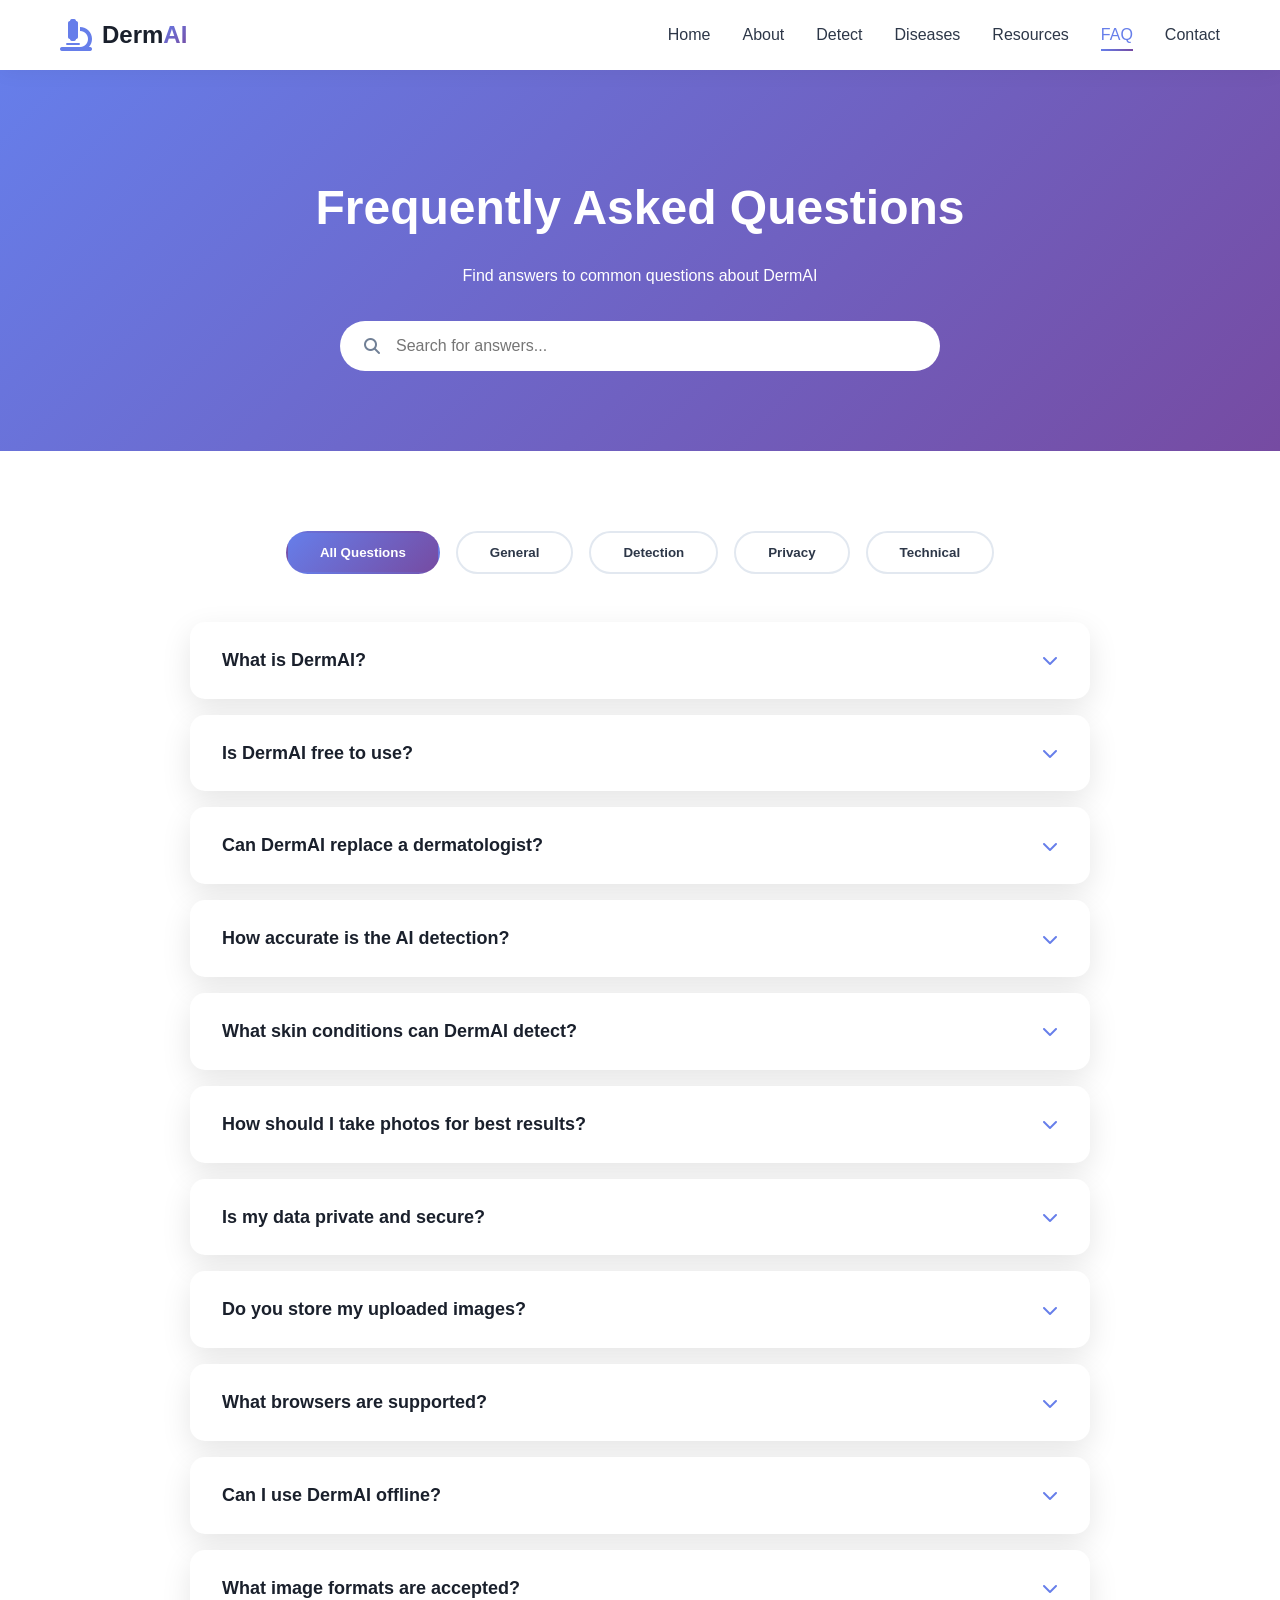
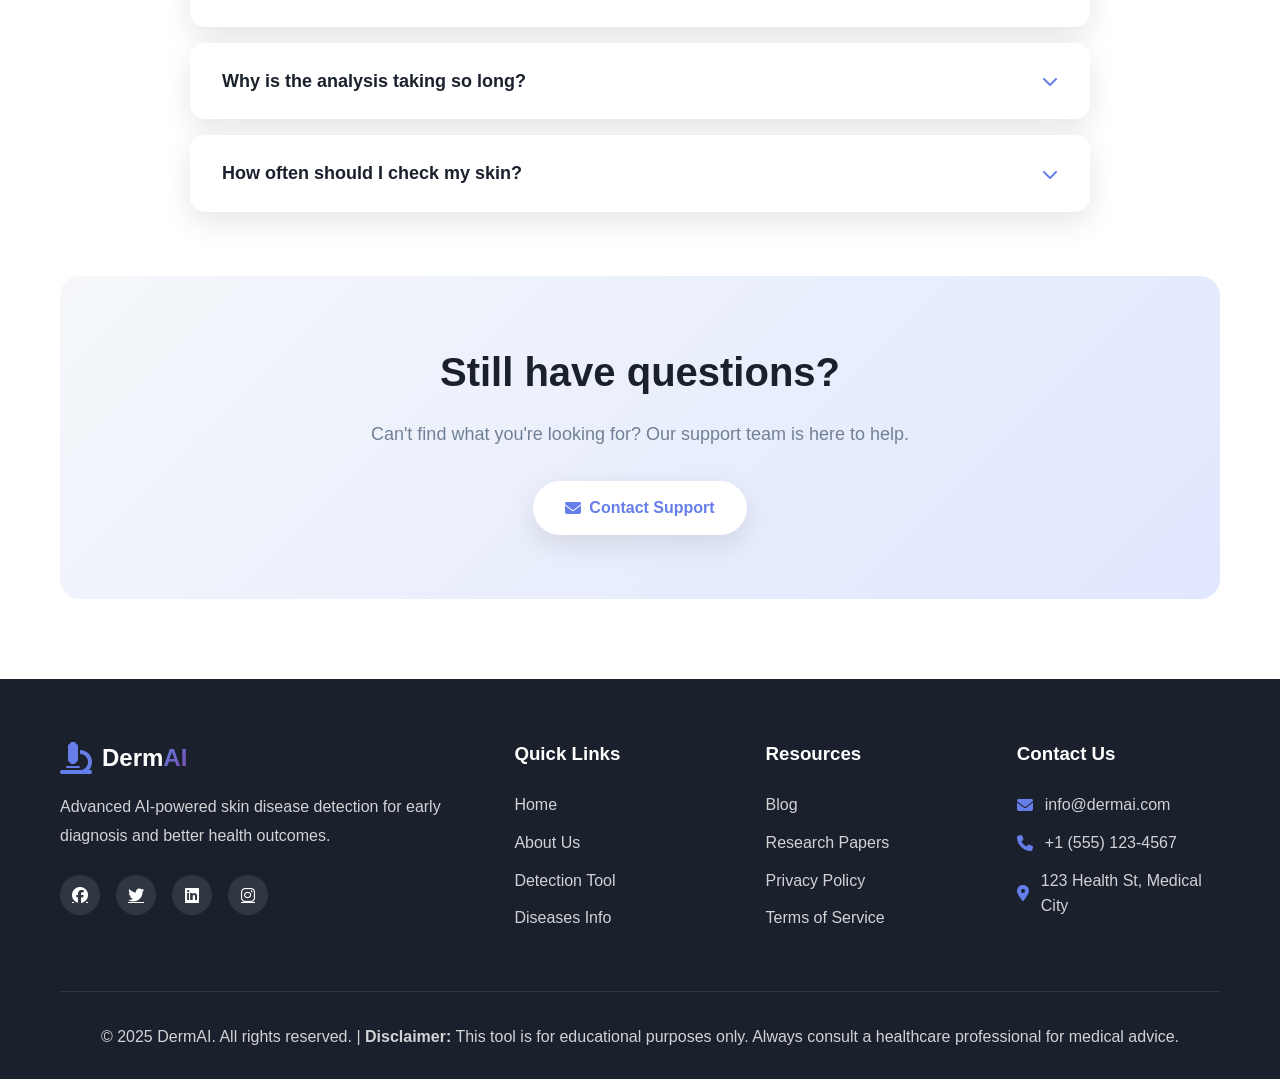
<file: faq.html>
<!DOCTYPE html>
<html lang="en">
<head>
    <meta charset="UTF-8">
    <meta name="viewport" content="width=device-width, initial-scale=1.0">
    <title>FAQ - DermAI</title>
    <link rel="stylesheet" href="assets/css/style.css">
    <link rel="stylesheet" href="assets/css/faq.css">
    <link rel="stylesheet" href="https://cdnjs.cloudflare.com/ajax/libs/font-awesome/6.4.0/css/all.min.css">
</head>
<body>
    <nav class="navbar">
        <div class="container">
            <div class="nav-wrapper">
                <div class="logo">
                    <i class="fas fa-microscope"></i>
                    <span>Derm<span class="highlight">AI</span></span>
                </div>
                <ul class="nav-menu">
                    <li><a href="index.html">Home</a></li>
                    <li><a href="about.html">About</a></li>
                    <li><a href="detect.html">Detect</a></li>
                    <li><a href="diseases.html">Diseases</a></li>
                    <li><a href="resources.html">Resources</a></li>
                    <li><a href="faq.html" class="active">FAQ</a></li>
                    <li><a href="contact.html">Contact</a></li>
                </ul>
                <div class="hamburger">
                    <span></span>
                    <span></span>
                    <span></span>
                </div>
            </div>
        </div>
    </nav>

    <section class="faq-hero">
        <div class="container">
            <h1>Frequently Asked Questions</h1>
            <p>Find answers to common questions about DermAI</p>
            <div class="faq-search">
                <i class="fas fa-search"></i>
                <label for="faqSearch"></label><input type="text" id="faqSearch" placeholder="Search for answers...">
            </div>
        </div>
    </section>

    <section class="faq-content">
        <div class="container">
            <div class="faq-categories">
                <button class="faq-category-btn active" data-category="all">
                    All Questions
                </button>
                <button class="faq-category-btn" data-category="general">
                    General
                </button>
                <button class="faq-category-btn" data-category="detection">
                    Detection
                </button>
                <button class="faq-category-btn" data-category="privacy">
                    Privacy
                </button>
                <button class="faq-category-btn" data-category="technical">
                    Technical
                </button>
            </div>

            <div class="faq-list">
                <!-- General Questions -->
                <div class="faq-item" data-category="general">
                    <div class="faq-question">
                        <h3>What is DermAI?</h3>
                        <i class="fas fa-chevron-down"></i>
                    </div>
                    <div class="faq-answer">
                        <p>DermAI is an advanced AI-powered platform that uses deep learning technology to analyze skin conditions from uploaded images. It provides instant preliminary assessments to help users identify potential skin issues early. However, it should not replace professional medical diagnosis.</p>
                    </div>
                </div>

                <div class="faq-item" data-category="general">
                    <div class="faq-question">
                        <h3>Is DermAI free to use?</h3>
                        <i class="fas fa-chevron-down"></i>
                    </div>
                    <div class="faq-answer">
                        <p>Yes, DermAI offers free skin disease detection services. All core features including image analysis, history tracking, and comparison tools are available at no cost. Our mission is to make skin health screening accessible to everyone.</p>
                    </div>
                </div>

                <div class="faq-item" data-category="general">
                    <div class="faq-question">
                        <h3>Can DermAI replace a dermatologist?</h3>
                        <i class="fas fa-chevron-down"></i>
                    </div>
                    <div class="faq-answer">
                        <p>No. DermAI is a screening tool designed to provide preliminary information only. It cannot replace professional medical advice, diagnosis, or treatment. Always consult with a qualified dermatologist or healthcare provider for proper evaluation and treatment of skin conditions.</p>
                    </div>
                </div>

                <!-- Detection Questions -->
                <div class="faq-item" data-category="detection">
                    <div class="faq-question">
                        <h3>How accurate is the AI detection?</h3>
                        <i class="fas fa-chevron-down"></i>
                    </div>
                    <div class="faq-answer">
                        <p>Our AI model has been trained on thousands of dermatological images and achieves an accuracy rate of approximately 98.5% in controlled testing environments. However, accuracy can vary based on image quality, lighting, and the specific condition being analyzed. Results should always be verified by a medical professional.</p>
                    </div>
                </div>

                <div class="faq-item" data-category="detection">
                    <div class="faq-question">
                        <h3>What skin conditions can DermAI detect?</h3>
                        <i class="fas fa-chevron-down"></i>
                    </div>
                    <div class="faq-answer">
                        <p>DermAI can identify various common skin conditions including acne, eczema, psoriasis, melanoma, dermatitis, rosacea, and several others. The system is continuously being updated with new conditions as our training data expands.</p>
                    </div>
                </div>

                <div class="faq-item" data-category="detection">
                    <div class="faq-question">
                        <h3>How should I take photos for best results?</h3>
                        <i class="fas fa-chevron-down"></i>
                    </div>
                    <div class="faq-answer">
                        <p>For optimal results: Use natural daylight, keep the camera steady and focused, capture the affected area clearly without shadows, fill the frame with the skin area, and avoid using flash. See our Photography Guidelines page for detailed instructions.</p>
                    </div>
                </div>

                <!-- Privacy Questions -->
                <div class="faq-item" data-category="privacy">
                    <div class="faq-question">
                        <h3>Is my data private and secure?</h3>
                        <i class="fas fa-chevron-down"></i>
                    </div>
                    <div class="faq-answer">
                        <p>Yes. All image analysis happens directly in your browser using client-side processing. Your images never leave your device unless you explicitly choose to save them. We do not store, transmit, or share your personal health data with third parties.</p>
                    </div>
                </div>

                <div class="faq-item" data-category="privacy">
                    <div class="faq-question">
                        <h3>Do you store my uploaded images?</h3>
                        <i class="fas fa-chevron-down"></i>
                    </div>
                    <div class="faq-answer">
                        <p>Images are only stored locally in your browser's storage if you enable the "Save History" feature in settings. We never upload images to our servers. You have full control over your data and can delete it anytime from the settings page.</p>
                    </div>
                </div>

                <!-- Technical Questions -->
                <div class="faq-item" data-category="technical">
                    <div class="faq-question">
                        <h3>What browsers are supported?</h3>
                        <i class="fas fa-chevron-down"></i>
                    </div>
                    <div class="faq-answer">
                        <p>DermAI works best on modern browsers including Chrome 90+, Firefox 88+, Safari 14+, and Edge 90+. For optimal performance and all features, we recommend using the latest version of Chrome or Firefox.</p>
                    </div>
                </div>

                <div class="faq-item" data-category="technical">
                    <div class="faq-question">
                        <h3>Can I use DermAI offline?</h3>
                        <i class="fas fa-chevron-down"></i>
                    </div>
                    <div class="faq-answer">
                        <p>Yes! DermAI is a Progressive Web App (PWA) that can work offline once you've visited the site. The AI model and core functionality are cached in your browser, allowing you to analyze images even without an internet connection.</p>
                    </div>
                </div>

                <div class="faq-item" data-category="technical">
                    <div class="faq-question">
                        <h3>What image formats are accepted?</h3>
                        <i class="fas fa-chevron-down"></i>
                    </div>
                    <div class="faq-answer">
                        <p>We accept JPEG, PNG, and JPG image formats. Maximum file size is 5MB. Images are automatically processed and optimized for analysis.</p>
                    </div>
                </div>

                <div class="faq-item" data-category="technical">
                    <div class="faq-question">
                        <h3>Why is the analysis taking so long?</h3>
                        <i class="fas fa-chevron-down"></i>
                    </div>
                    <div class="faq-answer">
                        <p>Analysis typically takes 2-5 seconds. Longer processing times may occur due to: large image files, slow device performance, first-time model loading, or browser resource constraints. Try refreshing the page or using a smaller image.</p>
                    </div>
                </div>

                <div class="faq-item" data-category="general">
                    <div class="faq-question">
                        <h3>How often should I check my skin?</h3>
                        <i class="fas fa-chevron-down"></i>
                    </div>
                    <div class="faq-answer">
                        <p>Dermatologists recommend performing self-examinations monthly. Use DermAI to track changes over time with the comparison feature. However, if you notice any sudden changes, growth, or concerning symptoms, consult a healthcare provider immediately.</p>
                    </div>
                </div>
            </div>

            <div class="still-questions">
                <h2>Still have questions?</h2>
                <p>Can't find what you're looking for? Our support team is here to help.</p>
                <a href="contact.html" class="btn btn-primary">
                    <i class="fas fa-envelope"></i> Contact Support
                </a>
            </div>
        </div>
    </section>

    <!-- Footer -->
    <footer class="footer">
        <div class="container">
            <div class="footer-content">
                <div class="footer-section">
                    <div class="footer-logo">
                        <i class="fas fa-microscope"></i>
                        <span>Derm<span class="highlight">AI</span></span>
                    </div>
                    <p>Advanced AI-powered skin disease detection for early diagnosis and better health outcomes.</p>
                    <div class="social-links">
                        <a href="#"><i class="fab fa-facebook"></i></a>
                        <a href="#"><i class="fab fa-twitter"></i></a>
                        <a href="#"><i class="fab fa-linkedin"></i></a>
                        <a href="#"><i class="fab fa-instagram"></i></a>
                    </div>
                </div>
                <div class="footer-section">
                    <h3>Quick Links</h3>
                    <ul>
                        <li><a href="index.html">Home</a></li>
                        <li><a href="about.html">About Us</a></li>
                        <li><a href="detect.html">Detection Tool</a></li>
                        <li><a href="diseases.html">Diseases Info</a></li>
                    </ul>
                </div>
                <div class="footer-section">
                    <h3>Resources</h3>
                    <ul>
                        <li><a href="#">Blog</a></li>
                        <li><a href="resources.html">Research Papers</a></li>
                        <li><a href="settings.html">Privacy Policy</a></li>
                        <li><a href="#">Terms of Service</a></li>
                    </ul>
                </div>
                <div class="footer-section">
                    <h3>Contact Us</h3>
                    <ul class="contact-info">
                        <li><i class="fas fa-envelope"></i> info@dermai.com</li>
                        <li><i class="fas fa-phone"></i> +1 (555) 123-4567</li>
                        <li><i class="fas fa-map-marker-alt"></i> 123 Health St, Medical City</li>
                    </ul>
                </div>
            </div>
            <div class="footer-bottom">
                <p>&copy; 2025 DermAI. All rights reserved. | <strong>Disclaimer:</strong> This tool is for educational purposes only. Always consult a healthcare professional for medical advice.</p>
            </div>
        </div>
    </footer>

    <script src="assets/js/main.js"></script>
    <script src="assets/js/faq.js"></script>
</body>
</html>
</file>
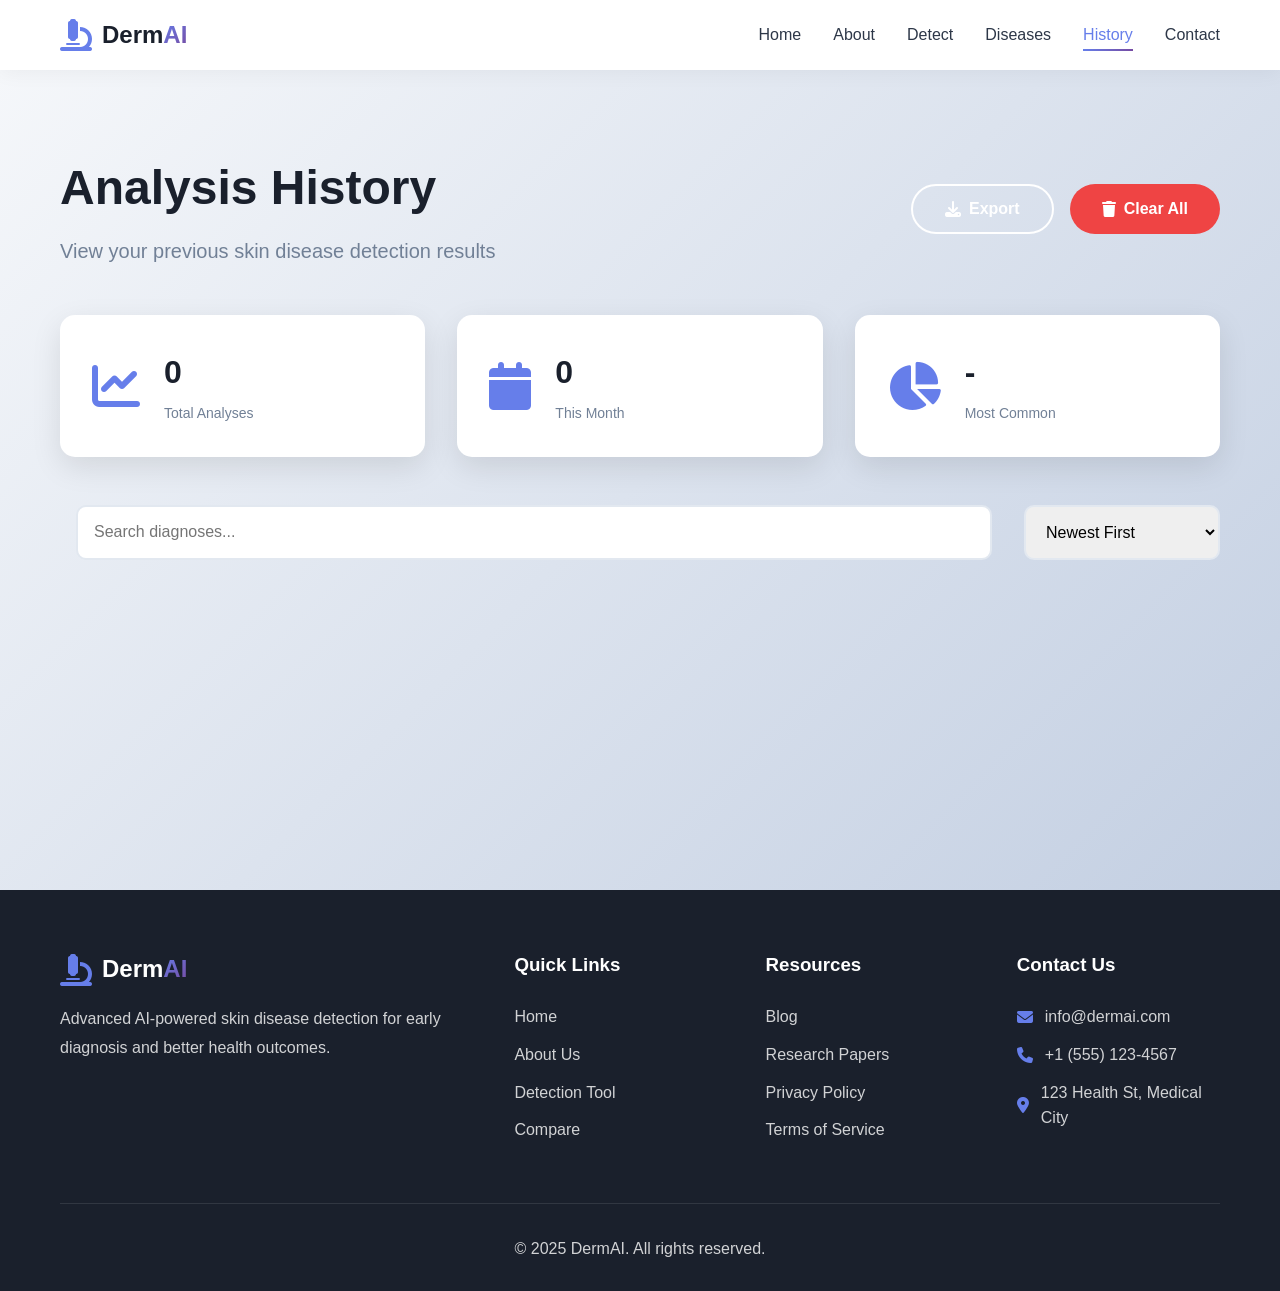
<file: history.html>
<!DOCTYPE html>
<html lang="en">
<head>
    <meta charset="UTF-8">
    <meta name="viewport" content="width=device-width, initial-scale=1.0">
    <title>Analysis History - DermAI</title>
    <link rel="stylesheet" href="assets/css/style.css">
    <link rel="stylesheet" href="assets/css/history.css">
    <link rel="stylesheet" href="https://cdnjs.cloudflare.com/ajax/libs/font-awesome/6.4.0/css/all.min.css">
</head>
<body>
    <nav class="navbar">
        <div class="container">
            <div class="nav-wrapper">
                <div class="logo">
                    <i class="fas fa-microscope"></i>
                    <span>Derm<span class="highlight">AI</span></span>
                </div>
                <ul class="nav-menu">
                    <li><a href="index.html">Home</a></li>
                    <li><a href="about.html">About</a></li>
                    <li><a href="detect.html">Detect</a></li>
                    <li><a href="diseases.html">Diseases</a></li>
                    <li><a href="history.html" class="active">History</a></li>
                    <li><a href="contact.html">Contact</a></li>
                </ul>
                <div class="hamburger">
                    <span></span>
                    <span></span>
                    <span></span>
                </div>
            </div>
        </div>
    </nav>

    <section class="history-section">
        <div class="container">
            <div class="history-header">
                <div>
                    <h1>Analysis History</h1>
                    <p>View your previous skin disease detection results</p>
                </div>
                <div class="history-actions">
                    <button class="btn btn-secondary" onclick="exportHistory()">
                        <i class="fas fa-download"></i> Export
                    </button>
                    <button class="btn btn-danger" onclick="clearHistory()">
                        <i class="fas fa-trash"></i> Clear All
                    </button>
                </div>
            </div>

            <div class="history-stats">
                <div class="stat-card">
                    <i class="fas fa-chart-line"></i>
                    <div>
                        <h3 id="totalAnalyses">0</h3>
                        <p>Total Analyses</p>
                    </div>
                </div>
                <div class="stat-card">
                    <i class="fas fa-calendar"></i>
                    <div>
                        <h3 id="thisMonth">0</h3>
                        <p>This Month</p>
                    </div>
                </div>
                <div class="stat-card">
                    <i class="fas fa-chart-pie"></i>
                    <div>
                        <h3 id="mostCommon">-</h3>
                        <p>Most Common</p>
                    </div>
                </div>
            </div>

            <div class="history-filter">
                <label for="searchHistory"></label><input type="text" id="searchHistory" placeholder="Search diagnoses...">
                <label for="sortHistory"></label><select id="sortHistory">
                    <option value="newest">Newest First</option>
                    <option value="oldest">Oldest First</option>
                    <option value="confidence">Highest Confidence</option>
                </select>
            </div>

            <div class="history-grid" id="historyGrid">
                <!-- History items will be loaded here -->
            </div>

            <div class="empty-state" id="emptyState" style="display: none;">
                <i class="fas fa-inbox"></i>
                <h3>No Analysis History</h3>
                <p>Your detection history will appear here</p>
                <a href="detect.html" class="btn btn-primary">
                    <i class="fas fa-camera"></i> Start First Analysis
                </a>
            </div>
        </div>
    </section>

    <!-- Detail Modal -->
    <div class="modal" id="detailModal">
        <div class="modal-content">
            <span class="close" onclick="closeModal()">&times;</span>
            <div id="modalBody">
                <!-- Modal content will be loaded here -->
            </div>
        </div>
    </div>

    <footer class="footer">
        <div class="container">
            <div class="footer-content">
                <div class="footer-section">
                    <div class="footer-logo">
                        <i class="fas fa-microscope"></i>
                        <span>Derm<span class="highlight">AI</span></span>
                    </div>
                    <p>Advanced AI-powered skin disease detection for early diagnosis and better health outcomes.</p>
                </div>
                <div class="footer-section">
                    <h3>Quick Links</h3>
                    <ul>
                        <li><a href="index.html">Home</a></li>
                        <li><a href="about.html">About Us</a></li>
                        <li><a href="detect.html">Detection Tool</a></li>
                        <li><a href="compare.html">Compare</a></li>
                    </ul>
                </div>
                <div class="footer-section">
                    <h3>Resources</h3>
                    <ul>
                        <li><a href="#">Blog</a></li>
                        <li><a href="resources.html">Research Papers</a></li>
                        <li><a href="settings.html">Privacy Policy</a></li>
                        <li><a href="#">Terms of Service</a></li>
                    </ul>
                </div>
                <div class="footer-section">
                    <h3>Contact Us</h3>
                    <ul class="contact-info">
                        <li><i class="fas fa-envelope"></i> info@dermai.com</li>
                        <li><i class="fas fa-phone"></i> +1 (555) 123-4567</li>
                        <li><i class="fas fa-map-marker-alt"></i> 123 Health St, Medical City</li>
                    </ul>
                </div>
            </div>
            <div class="footer-bottom">
                <p>&copy; 2025 DermAI. All rights reserved.</p>
            </div>
        </div>
    </footer>


    <script src="assets/js/main.js"></script>
    <script src="assets/js/detection-advanced.js"></script>
    <script src="assets/js/history.js"></script>
</body>
</html>
</file>
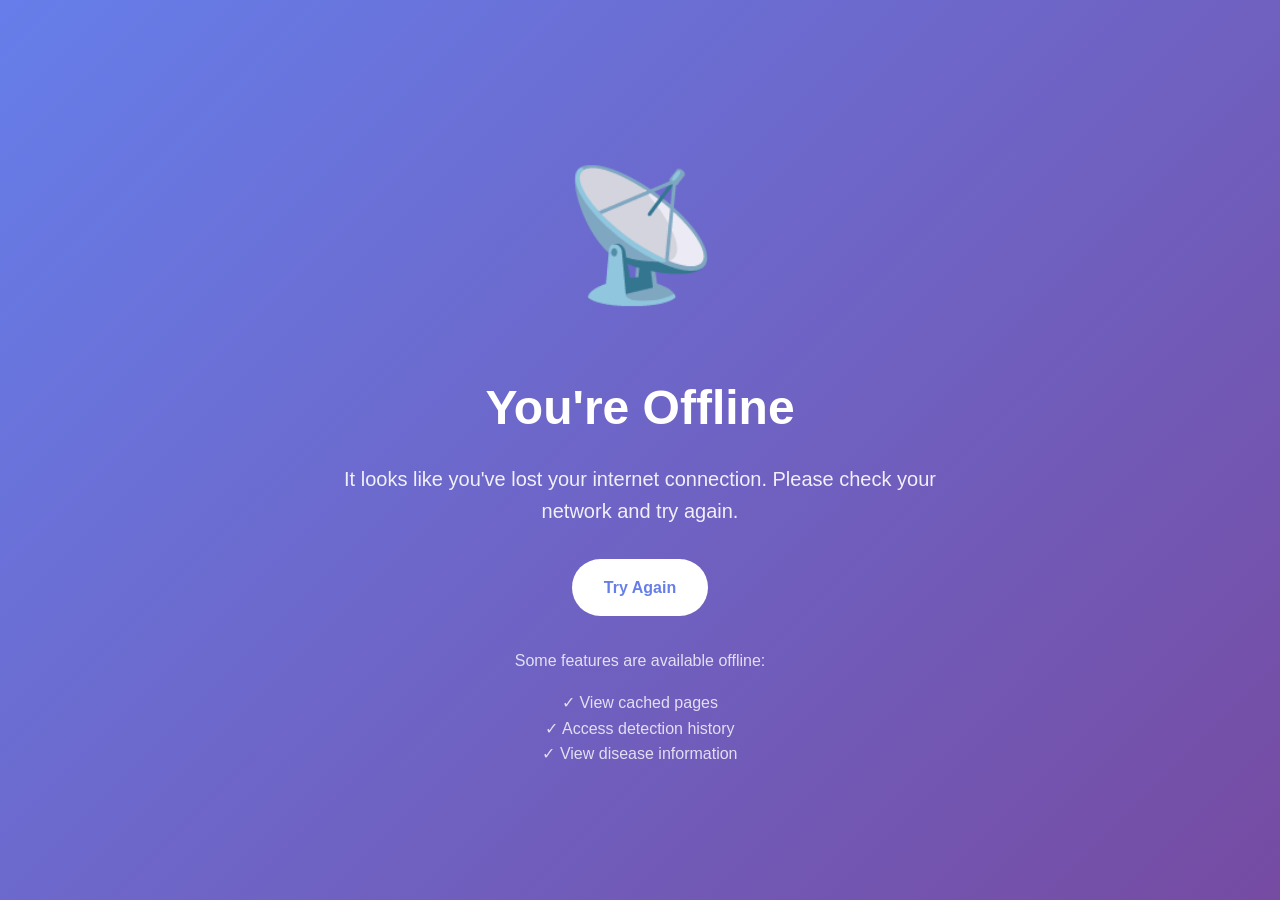
<file: offline.html>
<!DOCTYPE html>
<html lang="en">
<head>
    <meta charset="UTF-8">
    <meta name="viewport" content="width=device-width, initial-scale=1.0">
    <title>Offline - DermAI</title>
    <link rel="stylesheet" href="assets/css/style.css">
    <style>
        .offline-container {
            min-height: 100vh;
            display: flex;
            align-items: center;
            justify-content: center;
            background: linear-gradient(135deg, #667eea 0%, #764ba2 100%);
            padding: 2rem;
        }
        .offline-content {
            text-align: center;
            color: white;
            max-width: 600px;
        }
        .offline-icon {
            font-size: 8rem;
            margin-bottom: 2rem;
            opacity: 0.9;
        }
        .offline-title {
            font-size: 3rem;
            margin-bottom: 1rem;
        }
        .offline-message {
            font-size: 1.25rem;
            margin-bottom: 2rem;
            opacity: 0.9;
        }
        .offline-button {
            background: white;
            color: #667eea;
            padding: 1rem 2rem;
            border-radius: 50px;
            text-decoration: none;
            font-weight: 600;
            display: inline-block;
            transition: transform 0.3s ease;
        }
        .offline-button:hover {
            transform: translateY(-2px);
        }
    </style>
</head>
<body>
    <div class="offline-container">
        <div class="offline-content">
            <div class="offline-icon">📡</div>
            <h1 class="offline-title">You're Offline</h1>
            <p class="offline-message">
                It looks like you've lost your internet connection.
                Please check your network and try again.
            </p>
            <a href="javascript:window.location.reload()" class="offline-button">
                Try Again
            </a>
            <div style="margin-top: 2rem; opacity: 0.8;">
                <p>Some features are available offline:</p>
                <ul style="list-style: none; padding: 0; margin-top: 1rem;">
                    <li>✓ View cached pages</li>
                    <li>✓ Access detection history</li>
                    <li>✓ View disease information</li>
                </ul>
            </div>
        </div>
    </div>

    <script>
        // Check connection status
        window.addEventListener('online', () => {
            window.location.reload();
        });

        // Retry button
        setInterval(() => {
            if (navigator.onLine) {
                window.location.reload();
            }
        }, 5000);
    </script>
</body>
</html>
</file>
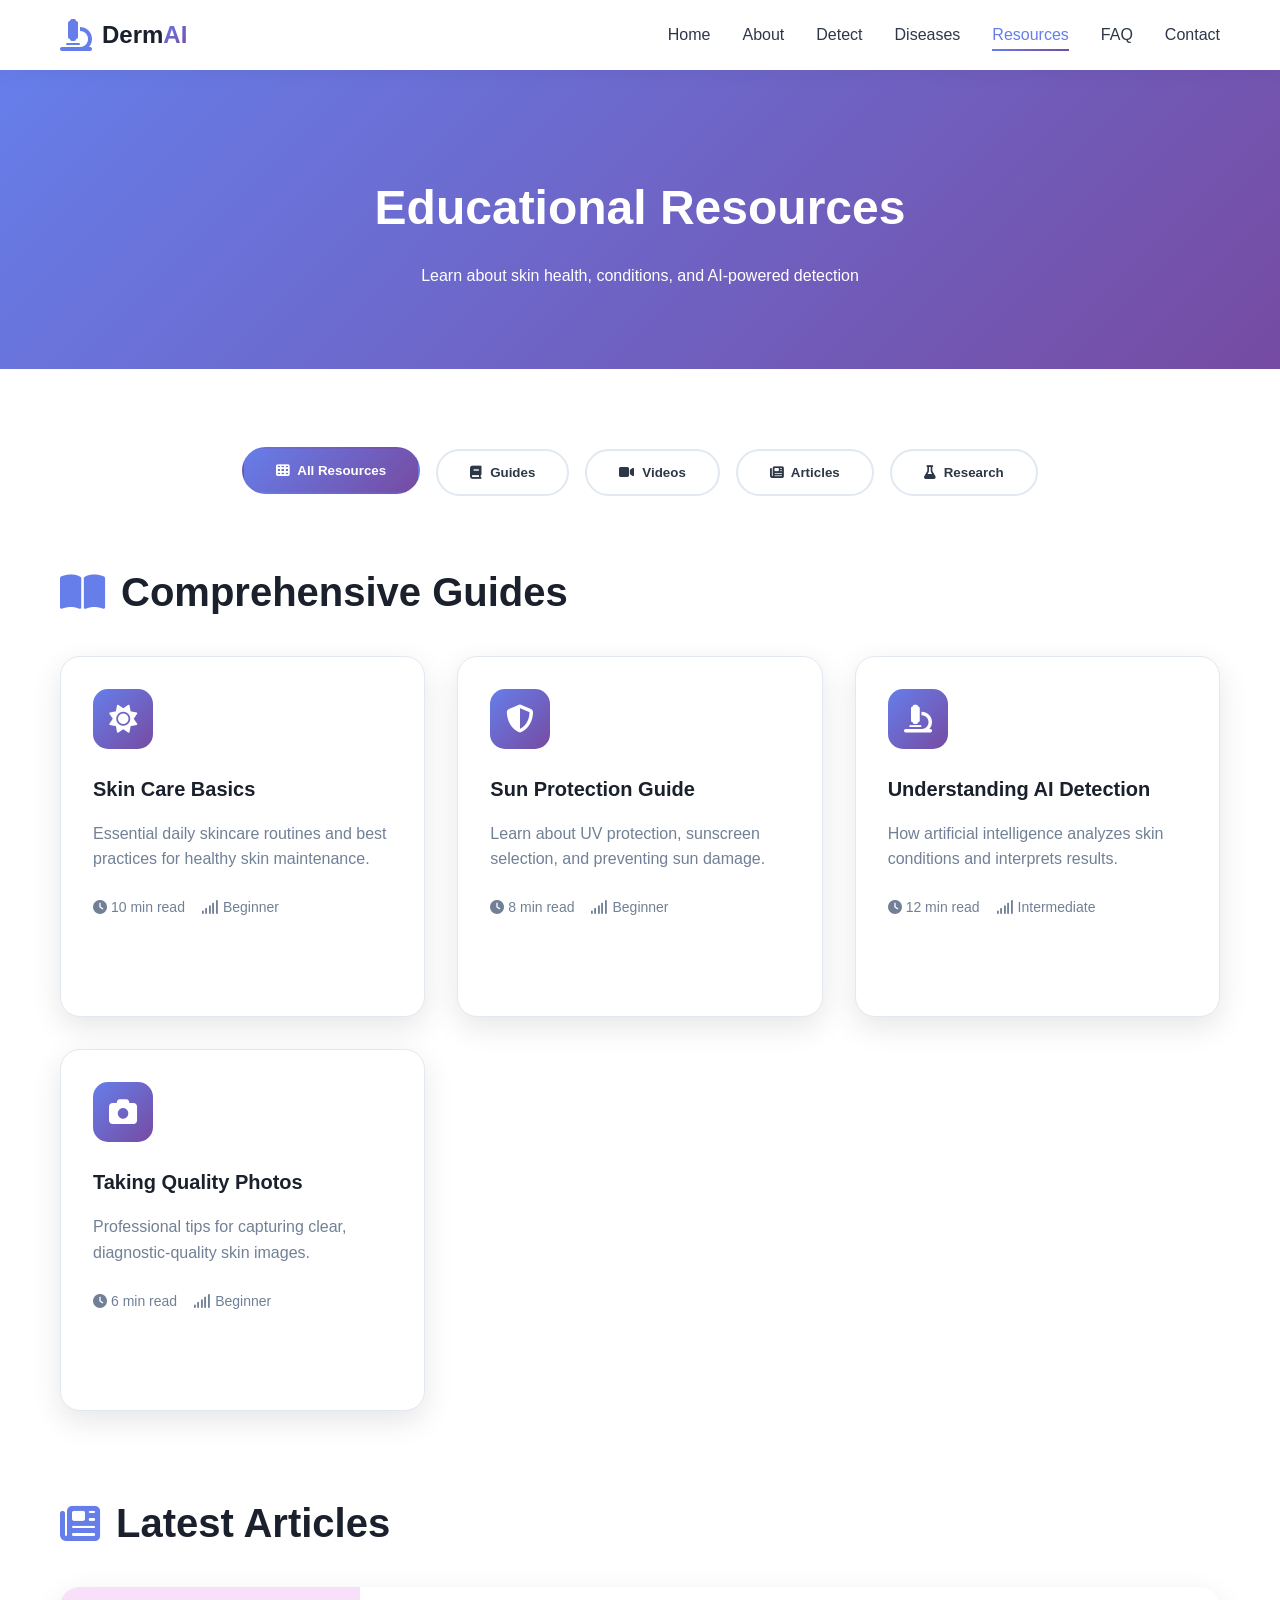
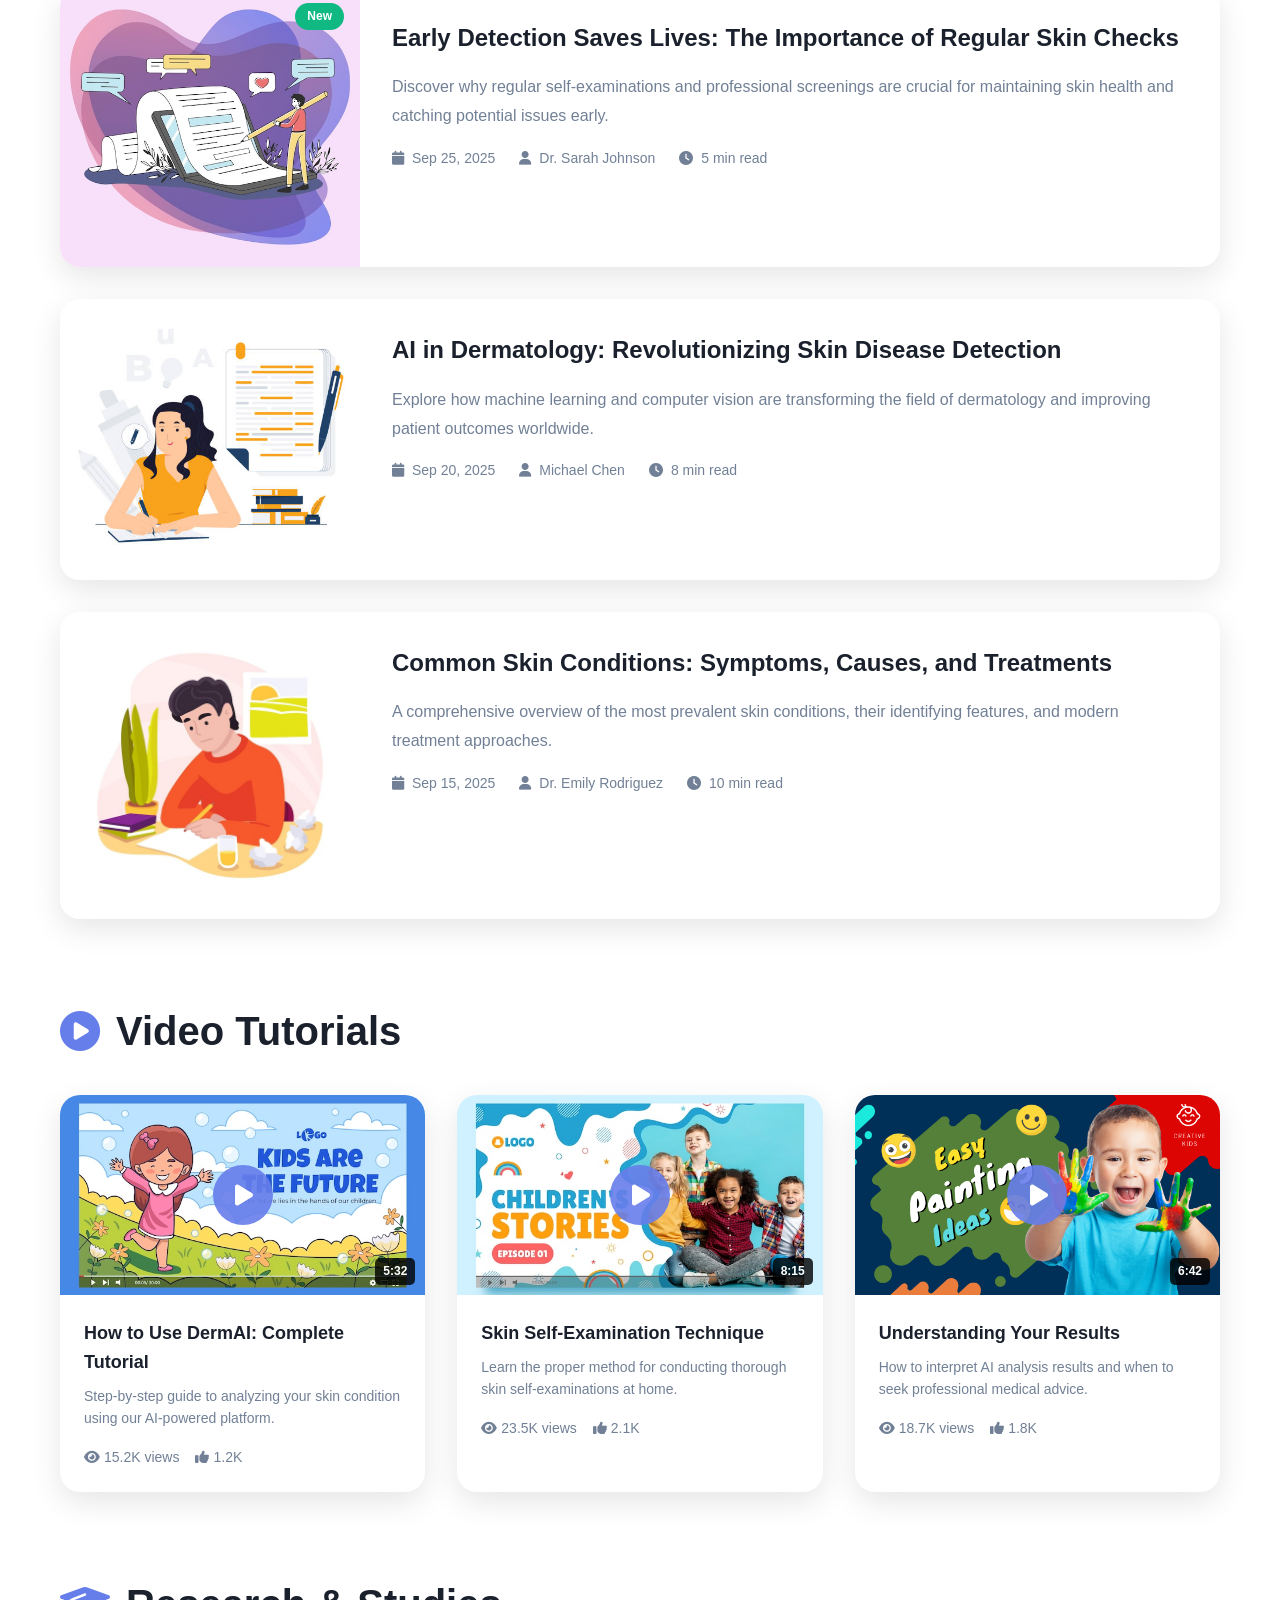
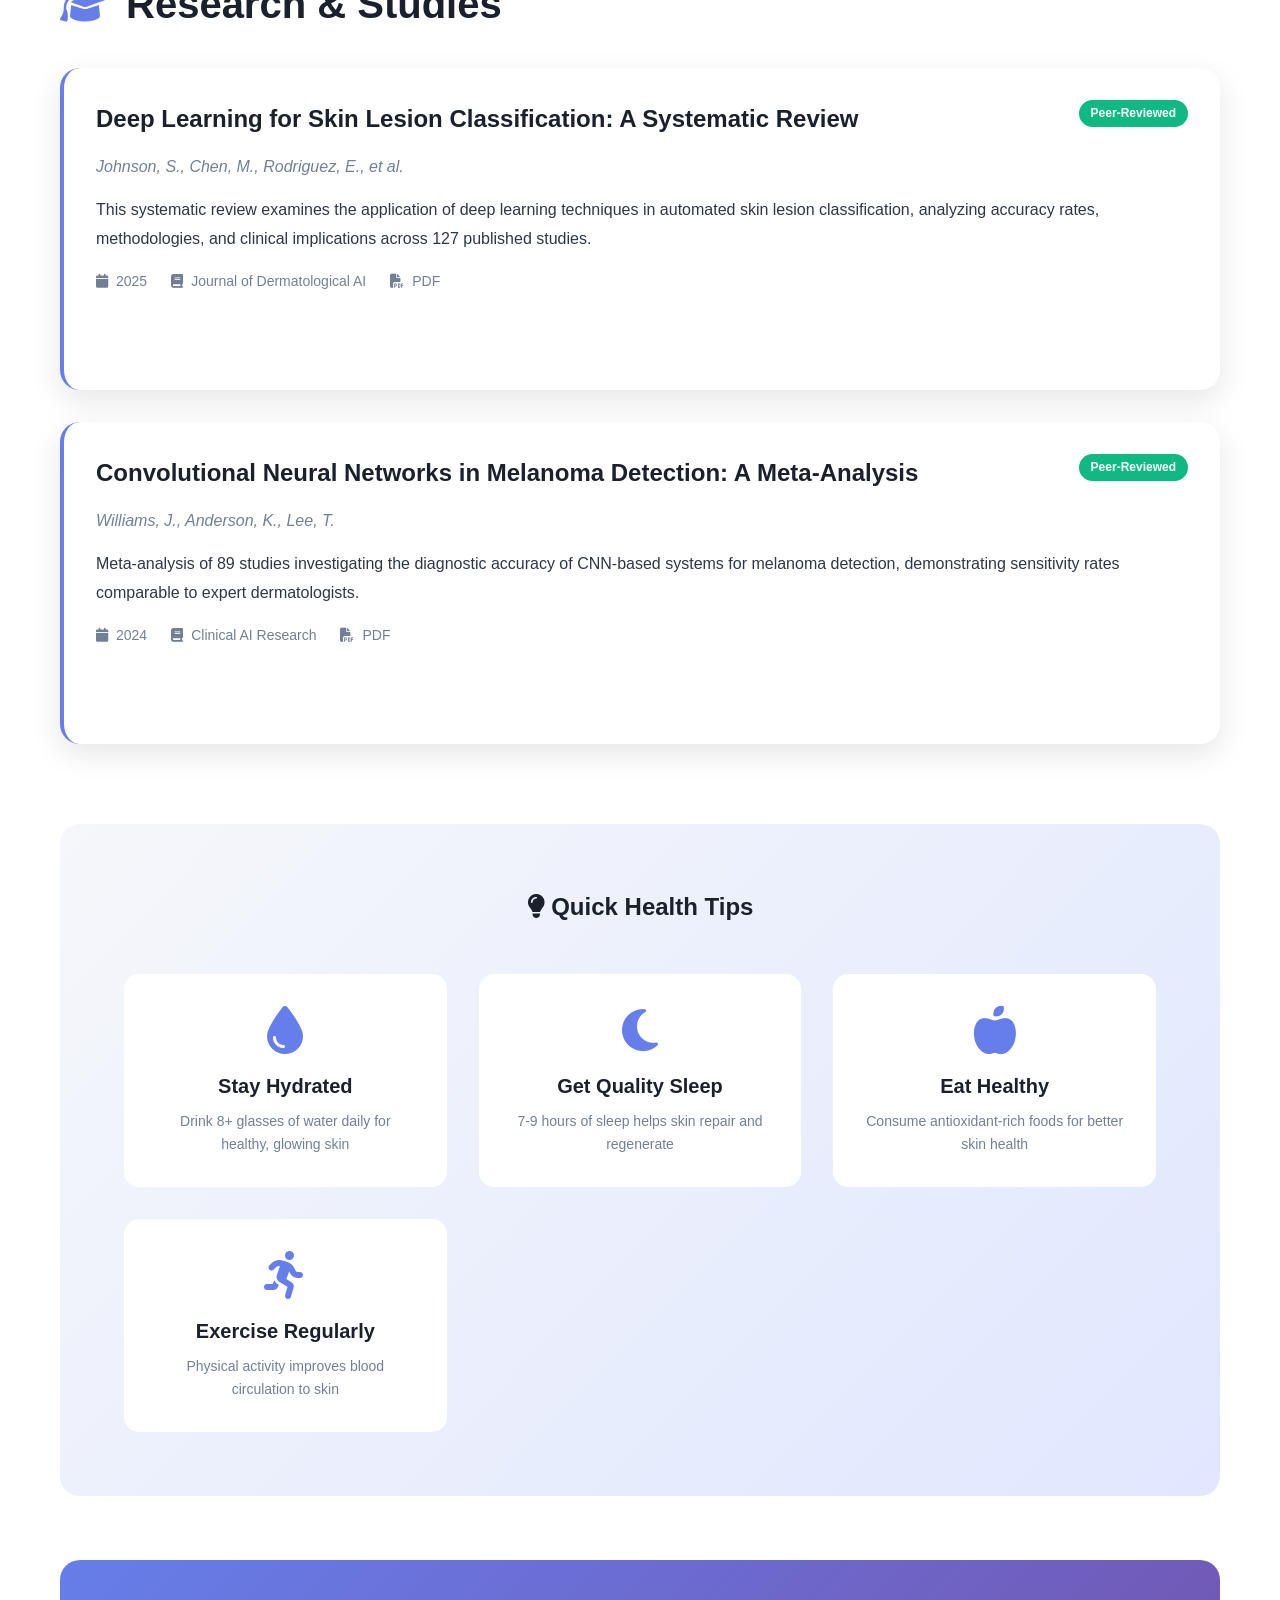
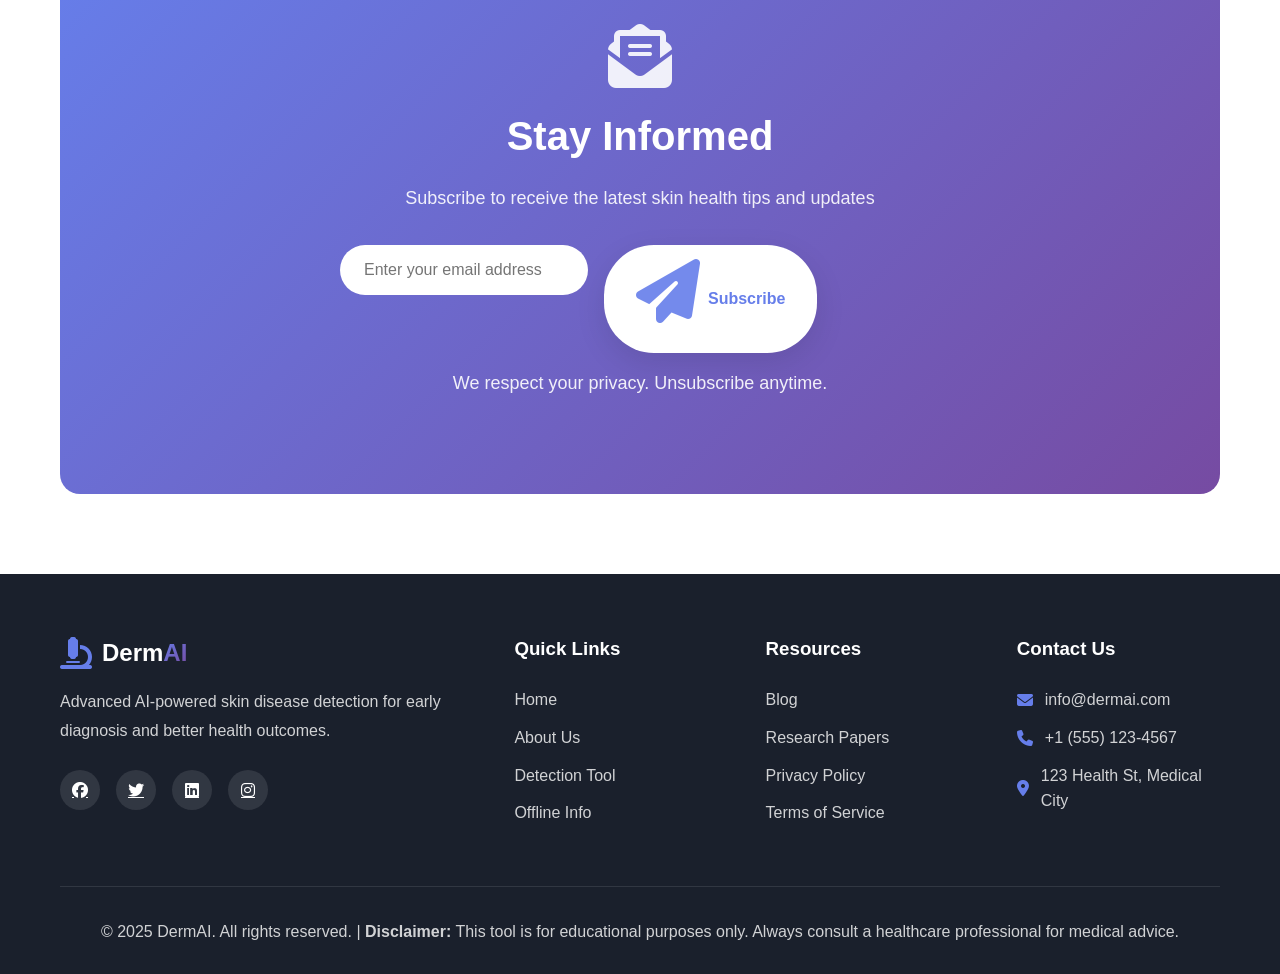
<file: resources.html>
<!DOCTYPE html>
<html lang="en">
<head>
    <meta charset="UTF-8">
    <meta name="viewport" content="width=device-width, initial-scale=1.0">
    <title>Educational Resources - DermAI</title>
    <link rel="stylesheet" href="assets/css/style.css">
    <link rel="stylesheet" href="assets/css/resources.css">
    <link rel="stylesheet" href="https://cdnjs.cloudflare.com/ajax/libs/font-awesome/6.4.0/css/all.min.css">
</head>
<body>
    <nav class="navbar">
        <div class="container">
            <div class="nav-wrapper">
                <div class="logo">
                    <i class="fas fa-microscope"></i>
                    <span>Derm<span class="highlight">AI</span></span>
                </div>
                <ul class="nav-menu">
                    <li><a href="index.html">Home</a></li>
                    <li><a href="about.html">About</a></li>
                    <li><a href="detect.html">Detect</a></li>
                    <li><a href="diseases.html">Diseases</a></li>
                    <li><a href="resources.html" class="active">Resources</a></li>
                    <li><a href="faq.html">FAQ</a></li>
                    <li><a href="contact.html">Contact</a></li>
                </ul>
                <div class="hamburger">
                    <span></span>
                    <span></span>
                    <span></span>
                </div>
            </div>
        </div>
    </nav>

    <section class="resources-hero">
        <div class="container">
            <h1>Educational Resources</h1>
            <p>Learn about skin health, conditions, and AI-powered detection</p>
        </div>
    </section>

    <section class="resources-content">
        <div class="container">
            <!-- Resource Categories -->
            <div class="resource-categories">
                <button class="category-btn active" data-category="all">
                    <i class="fas fa-th"></i> All Resources
                </button>
                <button class="category-btn" data-category="guides">
                    <i class="fas fa-book"></i> Guides
                </button>
                <button class="category-btn" data-category="videos">
                    <i class="fas fa-video"></i> Videos
                </button>
                <button class="category-btn" data-category="articles">
                    <i class="fas fa-newspaper"></i> Articles
                </button>
                <button class="category-btn" data-category="research">
                    <i class="fas fa-flask"></i> Research
                </button>
            </div>

            <!-- Guides Section -->
            <div class="resource-section" id="guides">
                <h2><i class="fas fa-book-open"></i> Comprehensive Guides</h2>
                <div class="resource-grid">
                    <div class="resource-card" data-category="guides">
                        <div class="resource-icon">
                            <i class="fas fa-sun"></i>
                        </div>
                        <h3>Skin Care Basics</h3>
                        <p>Essential daily skincare routines and best practices for healthy skin maintenance.</p>
                        <div class="resource-meta">
                            <span><i class="fas fa-clock"></i> 10 min read</span>
                            <span><i class="fas fa-signal"></i> Beginner</span>
                        </div>
                        <button class="btn btn-secondary btn-small" onclick="openResource('skincare-basics')">
                            Read Guide
                        </button>
                    </div>

                    <div class="resource-card" data-category="guides">
                        <div class="resource-icon">
                            <i class="fas fa-shield-alt"></i>
                        </div>
                        <h3>Sun Protection Guide</h3>
                        <p>Learn about UV protection, sunscreen selection, and preventing sun damage.</p>
                        <div class="resource-meta">
                            <span><i class="fas fa-clock"></i> 8 min read</span>
                            <span><i class="fas fa-signal"></i> Beginner</span>
                        </div>
                        <button class="btn btn-secondary btn-small" onclick="openResource('sun-protection')">
                            Read Guide
                        </button>
                    </div>

                    <div class="resource-card" data-category="guides">
                        <div class="resource-icon">
                            <i class="fas fa-microscope"></i>
                        </div>
                        <h3>Understanding AI Detection</h3>
                        <p>How artificial intelligence analyzes skin conditions and interprets results.</p>
                        <div class="resource-meta">
                            <span><i class="fas fa-clock"></i> 12 min read</span>
                            <span><i class="fas fa-signal"></i> Intermediate</span>
                        </div>
                        <button class="btn btn-secondary btn-small" onclick="openResource('ai-detection')">
                            Read Guide
                        </button>
                    </div>

                    <div class="resource-card" data-category="guides">
                        <div class="resource-icon">
                            <i class="fas fa-camera"></i>
                        </div>
                        <h3>Taking Quality Photos</h3>
                        <p>Professional tips for capturing clear, diagnostic-quality skin images.</p>
                        <div class="resource-meta">
                            <span><i class="fas fa-clock"></i> 6 min read</span>
                            <span><i class="fas fa-signal"></i> Beginner</span>
                        </div>
                        <button class="btn btn-secondary btn-small" onclick="openResource('photo-guide')">
                            Read Guide
                        </button>
                    </div>
                </div>
            </div>

            <!-- Articles Section -->
            <div class="resource-section" id="articles">
                <h2><i class="fas fa-newspaper"></i> Latest Articles</h2>
                <div class="articles-list">
                    <article class="article-item" data-category="articles">
                        <div class="article-image">
                            <img src="assets/images/article1.jpg" alt="Article">
                            <span class="article-badge">New</span>
                        </div>
                        <div class="article-content">
                            <h3>Early Detection Saves Lives: The Importance of Regular Skin Checks</h3>
                            <p>Discover why regular self-examinations and professional screenings are crucial for maintaining skin health and catching potential issues early.</p>
                            <div class="article-meta">
                                <span><i class="fas fa-calendar"></i> Sep 25, 2025</span>
                                <span><i class="fas fa-user"></i> Dr. Sarah Johnson</span>
                                <span><i class="fas fa-clock"></i> 5 min read</span>
                            </div>
                            <button class="btn btn-secondary btn-small">Read More</button>
                        </div>
                    </article>

                    <article class="article-item" data-category="articles">
                        <div class="article-image">
                            <img src="assets/images/article2.jpg" alt="Article">
                        </div>
                        <div class="article-content">
                            <h3>AI in Dermatology: Revolutionizing Skin Disease Detection</h3>
                            <p>Explore how machine learning and computer vision are transforming the field of dermatology and improving patient outcomes worldwide.</p>
                            <div class="article-meta">
                                <span><i class="fas fa-calendar"></i> Sep 20, 2025</span>
                                <span><i class="fas fa-user"></i> Michael Chen</span>
                                <span><i class="fas fa-clock"></i> 8 min read</span>
                            </div>
                            <button class="btn btn-secondary btn-small">Read More</button>
                        </div>
                    </article>

                    <article class="article-item" data-category="articles">
                        <div class="article-image">
                            <img src="assets/images/article3.jpg" alt="Article">
                        </div>
                        <div class="article-content">
                            <h3>Common Skin Conditions: Symptoms, Causes, and Treatments</h3>
                            <p>A comprehensive overview of the most prevalent skin conditions, their identifying features, and modern treatment approaches.</p>
                            <div class="article-meta">
                                <span><i class="fas fa-calendar"></i> Sep 15, 2025</span>
                                <span><i class="fas fa-user"></i> Dr. Emily Rodriguez</span>
                                <span><i class="fas fa-clock"></i> 10 min read</span>
                            </div>
                            <button class="btn btn-secondary btn-small">Read More</button>
                        </div>
                    </article>
                </div>
            </div>

            <!-- Video Tutorials -->
            <div class="resource-section" id="videos">
                <h2><i class="fas fa-play-circle"></i> Video Tutorials</h2>
                <div class="video-grid">
                    <div class="video-card" data-category="videos">
                        <div class="video-thumbnail">
                            <img src="assets/images/video-thumb1.jpg" alt="Video">
                            <div class="play-button">
                                <i class="fas fa-play"></i>
                            </div>
                            <span class="video-duration">5:32</span>
                        </div>
                        <div class="video-info">
                            <h3>How to Use DermAI: Complete Tutorial</h3>
                            <p>Step-by-step guide to analyzing your skin condition using our AI-powered platform.</p>
                            <div class="video-stats">
                                <span><i class="fas fa-eye"></i> 15.2K views</span>
                                <span><i class="fas fa-thumbs-up"></i> 1.2K</span>
                            </div>
                        </div>
                    </div>

                    <div class="video-card" data-category="videos">
                        <div class="video-thumbnail">
                            <img src="assets/images/video-thumb2.jpg" alt="Video">
                            <div class="play-button">
                                <i class="fas fa-play"></i>
                            </div>
                            <span class="video-duration">8:15</span>
                        </div>
                        <div class="video-info">
                            <h3>Skin Self-Examination Technique</h3>
                            <p>Learn the proper method for conducting thorough skin self-examinations at home.</p>
                            <div class="video-stats">
                                <span><i class="fas fa-eye"></i> 23.5K views</span>
                                <span><i class="fas fa-thumbs-up"></i> 2.1K</span>
                            </div>
                        </div>
                    </div>

                    <div class="video-card" data-category="videos">
                        <div class="video-thumbnail">
                            <img src="assets/images/video-thumb3.png" alt="Video">
                            <div class="play-button">
                                <i class="fas fa-play"></i>
                            </div>
                            <span class="video-duration">6:42</span>
                        </div>
                        <div class="video-info">
                            <h3>Understanding Your Results</h3>
                            <p>How to interpret AI analysis results and when to seek professional medical advice.</p>
                            <div class="video-stats">
                                <span><i class="fas fa-eye"></i> 18.7K views</span>
                                <span><i class="fas fa-thumbs-up"></i> 1.8K</span>
                            </div>
                        </div>
                    </div>
                </div>
            </div>

            <!-- Research Papers -->
            <div class="resource-section" id="research">
                <h2><i class="fas fa-graduation-cap"></i> Research & Studies</h2>
                <div class="research-list">
                    <div class="research-item" data-category="research">
                        <div class="research-header">
                            <h3>Deep Learning for Skin Lesion Classification: A Systematic Review</h3>
                            <span class="research-badge">Peer-Reviewed</span>
                        </div>
                        <p class="research-authors">Johnson, S., Chen, M., Rodriguez, E., et al.</p>
                        <p class="research-abstract">
                            This systematic review examines the application of deep learning techniques in automated skin lesion classification, analyzing accuracy rates, methodologies, and clinical implications across 127 published studies.
                        </p>
                        <div class="research-meta">
                            <span><i class="fas fa-calendar"></i> 2025</span>
                            <span><i class="fas fa-book"></i> Journal of Dermatological AI</span>
                            <span><i class="fas fa-file-pdf"></i> PDF</span>
                        </div>
                        <button class="btn btn-secondary btn-small">
                            <i class="fas fa-download"></i> Download
                        </button>
                    </div>

                    <div class="research-item" data-category="research">
                        <div class="research-header">
                            <h3>Convolutional Neural Networks in Melanoma Detection: A Meta-Analysis</h3>
                            <span class="research-badge">Peer-Reviewed</span>
                        </div>
                        <p class="research-authors">Williams, J., Anderson, K., Lee, T.</p>
                        <p class="research-abstract">
                            Meta-analysis of 89 studies investigating the diagnostic accuracy of CNN-based systems for melanoma detection, demonstrating sensitivity rates comparable to expert dermatologists.
                        </p>
                        <div class="research-meta">
                            <span><i class="fas fa-calendar"></i> 2024</span>
                            <span><i class="fas fa-book"></i> Clinical AI Research</span>
                            <span><i class="fas fa-file-pdf"></i> PDF</span>
                        </div>
                        <button class="btn btn-secondary btn-small">
                            <i class="fas fa-download"></i> Download
                        </button>
                    </div>
                </div>
            </div>

            <!-- Quick Tips -->
            <div class="quick-tips-section">
                <h2><i class="fas fa-lightbulb"></i> Quick Health Tips</h2>
                <div class="tips-carousel">
                    <div class="tip-item">
                        <i class="fas fa-droplet"></i>
                        <h4>Stay Hydrated</h4>
                        <p>Drink 8+ glasses of water daily for healthy, glowing skin</p>
                    </div>
                    <div class="tip-item">
                        <i class="fas fa-moon"></i>
                        <h4>Get Quality Sleep</h4>
                        <p>7-9 hours of sleep helps skin repair and regenerate</p>
                    </div>
                    <div class="tip-item">
                        <i class="fas fa-apple-alt"></i>
                        <h4>Eat Healthy</h4>
                        <p>Consume antioxidant-rich foods for better skin health</p>
                    </div>
                    <div class="tip-item">
                        <i class="fas fa-running"></i>
                        <h4>Exercise Regularly</h4>
                        <p>Physical activity improves blood circulation to skin</p>
                    </div>
                </div>
            </div>

            <!-- Newsletter Signup -->
            <div class="newsletter-section">
                <div class="newsletter-content">
                    <i class="fas fa-envelope-open-text"></i>
                    <h2>Stay Informed</h2>
                    <p>Subscribe to receive the latest skin health tips and updates</p>
                    <form class="newsletter-form" id="newsletterForm">
                        <label>
                            <input type="email" placeholder="Enter your email address" required>
                        </label>
                        <button type="submit" class="btn btn-primary">
                            <i class="fas fa-paper-plane"></i> Subscribe
                        </button>
                    </form>
                    <p class="newsletter-privacy">We respect your privacy. Unsubscribe anytime.</p>
                </div>
            </div>
        </div>
    </section>

    <!-- Footer -->
    <footer class="footer">
        <div class="container">
            <div class="footer-content">
                <div class="footer-section">
                    <div class="footer-logo">
                        <i class="fas fa-microscope"></i>
                        <span>Derm<span class="highlight">AI</span></span>
                    </div>
                    <p>Advanced AI-powered skin disease detection for early diagnosis and better health outcomes.</p>
                    <div class="social-links">
                        <a href="#"><i class="fab fa-facebook"></i></a>
                        <a href="#"><i class="fab fa-twitter"></i></a>
                        <a href="#"><i class="fab fa-linkedin"></i></a>
                        <a href="#"><i class="fab fa-instagram"></i></a>
                    </div>
                </div>
                <div class="footer-section">
                    <h3>Quick Links</h3>
                    <ul>
                        <li><a href="index.html">Home</a></li>
                        <li><a href="about.html">About Us</a></li>
                        <li><a href="detect.html">Detection Tool</a></li>
                        <li><a href="offline.html">Offline Info</a></li>
                    </ul>
                </div>
                <div class="footer-section">
                    <h3>Resources</h3>
                    <ul>
                        <li><a href="#">Blog</a></li>
                        <li><a href="resources.html">Research Papers</a></li>
                        <li><a href="settings.html">Privacy Policy</a></li>
                        <li><a href="#">Terms of Service</a></li>
                    </ul>
                </div>
                <div class="footer-section">
                    <h3>Contact Us</h3>
                    <ul class="contact-info">
                        <li><i class="fas fa-envelope"></i> info@dermai.com</li>
                        <li><i class="fas fa-phone"></i> +1 (555) 123-4567</li>
                        <li><i class="fas fa-map-marker-alt"></i> 123 Health St, Medical City</li>
                    </ul>
                </div>
            </div>
            <div class="footer-bottom">
                <p>&copy; 2025 DermAI. All rights reserved. | <strong>Disclaimer:</strong> This tool is for educational purposes only. Always consult a healthcare professional for medical advice.</p>
            </div>
        </div>
    </footer>

    <script src="assets/js/main.js"></script>
    <script src="assets/js/resources.js"></script>
</body>
</html>
</file>
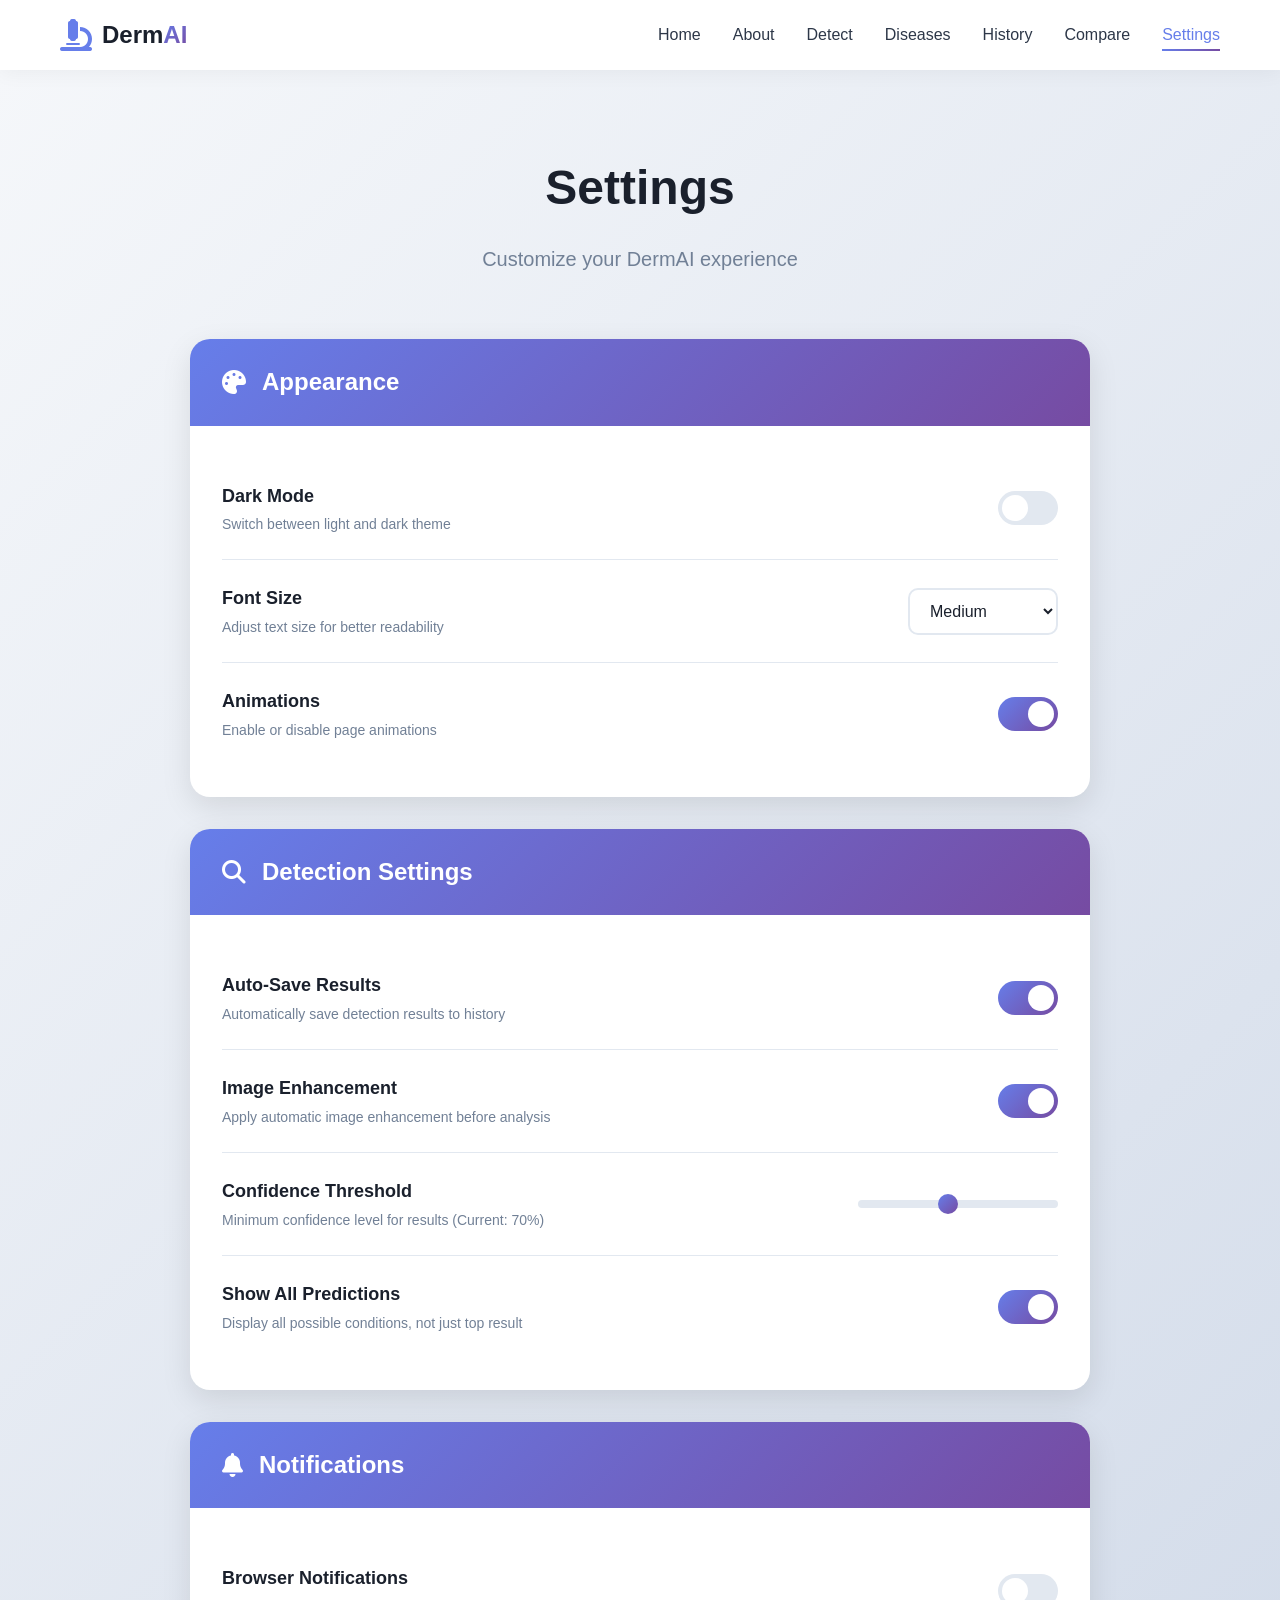
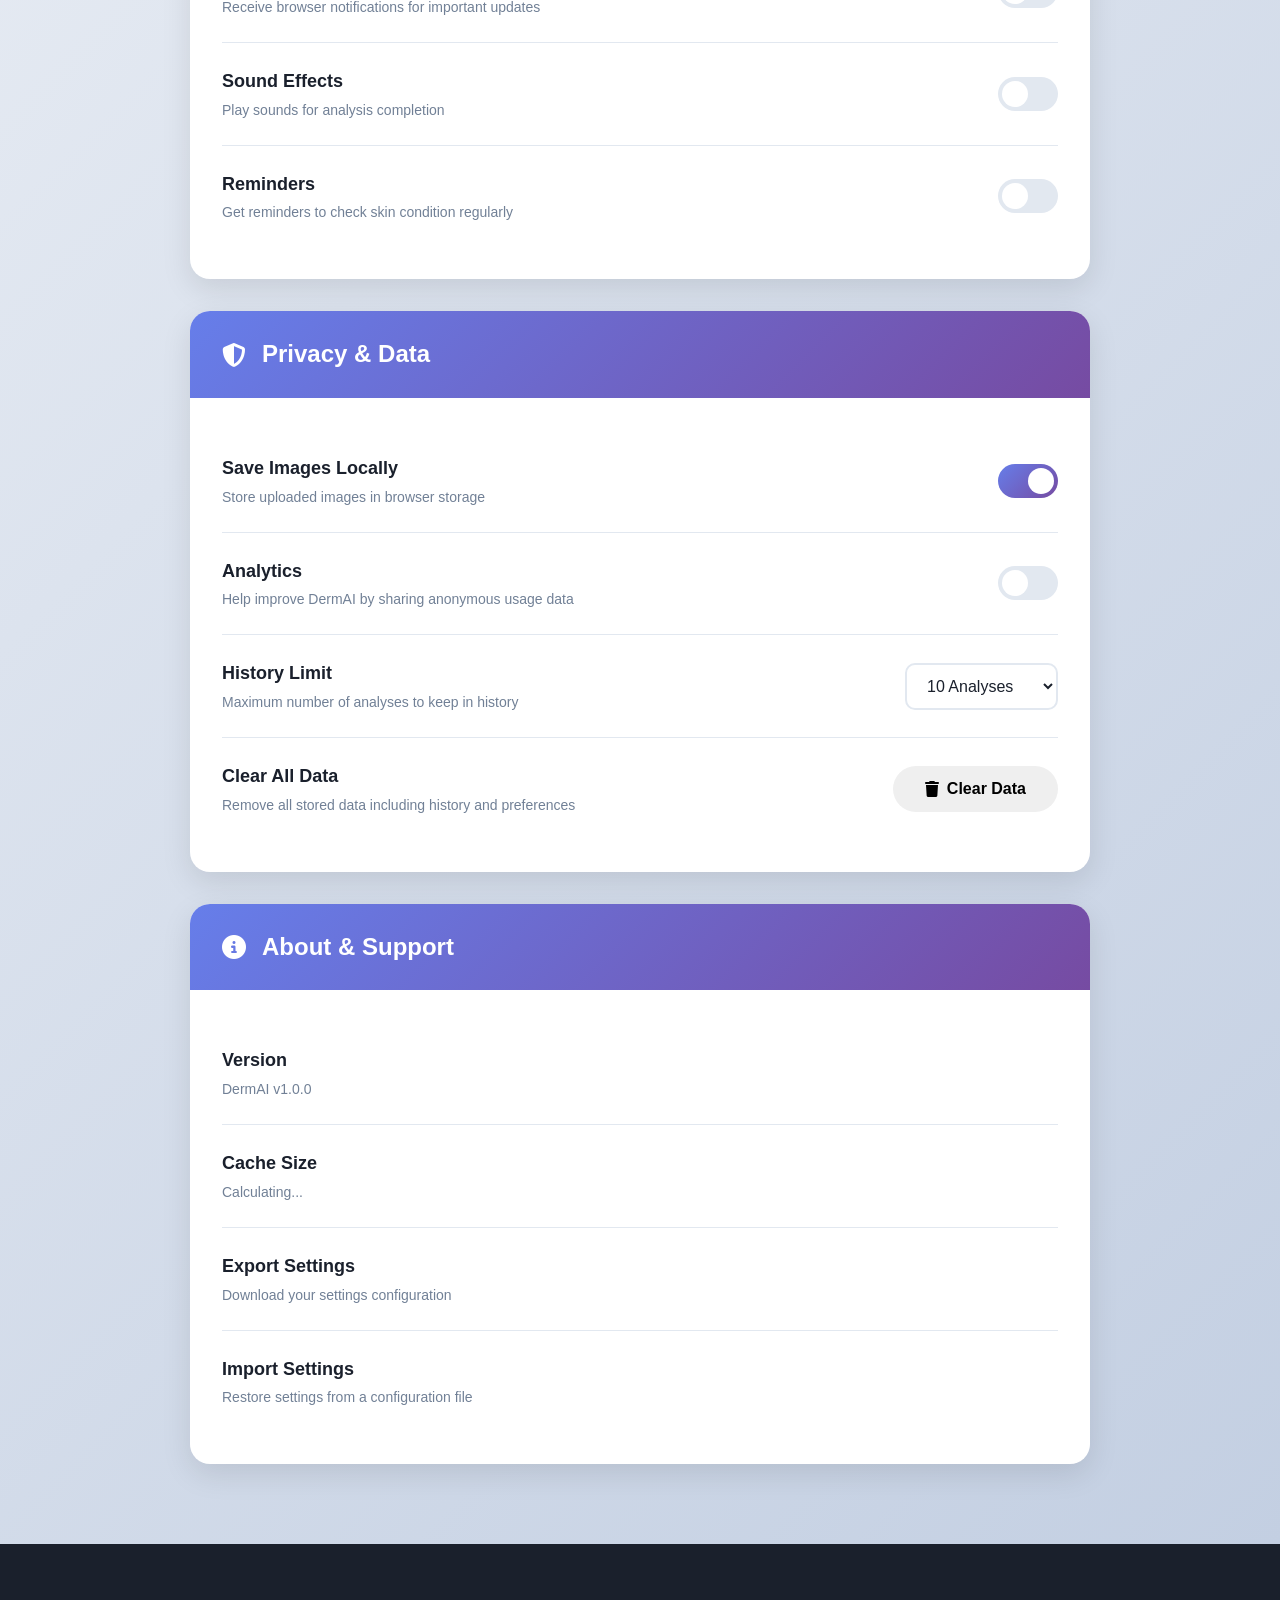
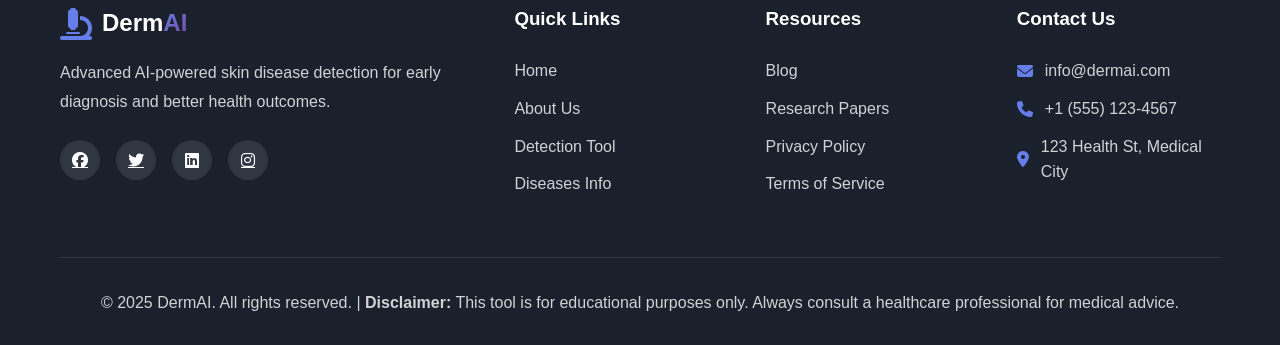
<file: settings.html>
<!DOCTYPE html>
<html lang="en">
<head>
    <meta charset="UTF-8">
    <meta name="viewport" content="width=device-width, initial-scale=1.0">
    <title>Settings - DermAI</title>
    <link rel="stylesheet" href="assets/css/style.css">
    <link rel="stylesheet" href="assets/css/settings.css">
    <link rel="stylesheet" href="https://cdnjs.cloudflare.com/ajax/libs/font-awesome/6.4.0/css/all.min.css">
</head>
<body>
    <nav class="navbar">
        <div class="container">
            <div class="nav-wrapper">
                <div class="logo">
                    <i class="fas fa-microscope"></i>
                    <span>Derm<span class="highlight">AI</span></span>
                </div>
                <ul class="nav-menu">
                    <li><a href="index.html">Home</a></li>
                    <li><a href="about.html">About</a></li>
                    <li><a href="detect.html">Detect</a></li>
                    <li><a href="diseases.html">Diseases</a></li>
                    <li><a href="history.html">History</a></li>
                    <li><a href="compare.html">Compare</a></li>
                    <li><a href="settings.html" class="active">Settings</a></li>
                </ul>
                <div class="hamburger">
                    <span></span>
                    <span></span>
                    <span></span>
                </div>
            </div>
        </div>
    </nav>

    <section class="settings-section">
        <div class="container">
            <div class="settings-header">
                <h1>Settings</h1>
                <p>Customize your DermAI experience</p>
            </div>

            <div class="settings-container">
                <!-- Appearance Settings -->
                <div class="settings-card">
                    <div class="settings-card-header">
                        <i class="fas fa-palette"></i>
                        <h2>Appearance</h2>
                    </div>
                    <div class="settings-card-body">
                        <div class="setting-item">
                            <div class="setting-info">
                                <h3>Dark Mode</h3>
                                <p>Switch between light and dark theme</p>
                            </div>
                            <label class="toggle-switch">
                                <input type="checkbox" id="darkModeToggle">
                                <span class="toggle-slider"></span>
                            </label>
                        </div>

                        <div class="setting-item">
                            <div class="setting-info">
                                <h3>Font Size</h3>
                                <p>Adjust text size for better readability</p>
                            </div>
                            <label for="fontSizeSelect"></label><select id="fontSizeSelect" class="setting-select">
                                <option value="small">Small</option>
                                <option value="medium" selected>Medium</option>
                                <option value="large">Large</option>
                            </select>
                        </div>

                        <div class="setting-item">
                            <div class="setting-info">
                                <h3>Animations</h3>
                                <p>Enable or disable page animations</p>
                            </div>
                            <label class="toggle-switch">
                                <input type="checkbox" id="animationsToggle" checked>
                                <span class="toggle-slider"></span>
                            </label>
                        </div>
                    </div>
                </div>

                <!-- Detection Settings -->
                <div class="settings-card">
                    <div class="settings-card-header">
                        <i class="fas fa-search"></i>
                        <h2>Detection Settings</h2>
                    </div>
                    <div class="settings-card-body">
                        <div class="setting-item">
                            <div class="setting-info">
                                <h3>Auto-Save Results</h3>
                                <p>Automatically save detection results to history</p>
                            </div>
                            <label class="toggle-switch">
                                <input type="checkbox" id="autoSaveToggle" checked>
                                <span class="toggle-slider"></span>
                            </label>
                        </div>

                        <div class="setting-item">
                            <div class="setting-info">
                                <h3>Image Enhancement</h3>
                                <p>Apply automatic image enhancement before analysis</p>
                            </div>
                            <label class="toggle-switch">
                                <input type="checkbox" id="enhancementToggle" checked>
                                <span class="toggle-slider"></span>
                            </label>
                        </div>

                        <div class="setting-item">
                            <div class="setting-info">
                                <h3>Confidence Threshold</h3>
                                <p>Minimum confidence level for results (Current: <span id="thresholdValue">70</span>%)</p>
                            </div>
                            <label for="confidenceThreshold"></label><input type="range" id="confidenceThreshold" min="50" max="95" value="70" class="setting-range">
                        </div>

                        <div class="setting-item">
                            <div class="setting-info">
                                <h3>Show All Predictions</h3>
                                <p>Display all possible conditions, not just top result</p>
                            </div>
                            <label class="toggle-switch">
                                <input type="checkbox" id="showAllToggle" checked>
                                <span class="toggle-slider"></span>
                            </label>
                        </div>
                    </div>
                </div>

                <!-- Notification Settings -->
                <div class="settings-card">
                    <div class="settings-card-header">
                        <i class="fas fa-bell"></i>
                        <h2>Notifications</h2>
                    </div>
                    <div class="settings-card-body">
                        <div class="setting-item">
                            <div class="setting-info">
                                <h3>Browser Notifications</h3>
                                <p>Receive browser notifications for important updates</p>
                            </div>
                            <label class="toggle-switch">
                                <input type="checkbox" id="browserNotificationsToggle">
                                <span class="toggle-slider"></span>
                            </label>
                        </div>

                        <div class="setting-item">
                            <div class="setting-info">
                                <h3>Sound Effects</h3>
                                <p>Play sounds for analysis completion</p>
                            </div>
                            <label class="toggle-switch">
                                <input type="checkbox" id="soundToggle">
                                <span class="toggle-slider"></span>
                            </label>
                        </div>

                        <div class="setting-item">
                            <div class="setting-info">
                                <h3>Reminders</h3>
                                <p>Get reminders to check skin condition regularly</p>
                            </div>
                            <label class="toggle-switch">
                                <input type="checkbox" id="remindersToggle">
                                <span class="toggle-slider"></span>
                            </label>
                        </div>
                    </div>
                </div>

                <!-- Privacy Settings -->
                <div class="settings-card">
                    <div class="settings-card-header">
                        <i class="fas fa-shield-alt"></i>
                        <h2>Privacy & Data</h2>
                    </div>
                    <div class="settings-card-body">
                        <div class="setting-item">
                            <div class="setting-info">
                                <h3>Save Images Locally</h3>
                                <p>Store uploaded images in browser storage</p>
                            </div>
                            <label class="toggle-switch">
                                <input type="checkbox" id="saveImagesToggle" checked>
                                <span class="toggle-slider"></span>
                            </label>
                        </div>

                        <div class="setting-item">
                            <div class="setting-info">
                                <h3>Analytics</h3>
                                <p>Help improve DermAI by sharing anonymous usage data</p>
                            </div>
                            <label class="toggle-switch">
                                <input type="checkbox" id="analyticsToggle">
                                <span class="toggle-slider"></span>
                            </label>
                        </div>

                        <div class="setting-item">
                            <div class="setting-info">
                                <h3>History Limit</h3>
                                <p>Maximum number of analyses to keep in history</p>
                            </div>
                            <label for="historyLimitSelect"></label><select id="historyLimitSelect" class="setting-select">
                                <option value="10" selected>10 Analyses</option>
                                <option value="25">25 Analyses</option>
                                <option value="50">50 Analyses</option>
                                <option value="100">100 Analyses</option>
                            </select>
                        </div>

                        <div class="setting-item">
                            <div class="setting-info">
                                <h3>Clear All Data</h3>
                                <p>Remove all stored data including history and preferences</p>
                            </div>
                            <button class="btn btn-danger" onclick="clearAllData()">
                                <i class="fas fa-trash"></i> Clear Data
                            </button>
                        </div>
                    </div>
                </div>

                <!-- About & Support -->
                <div class="settings-card">
                    <div class="settings-card-header">
                        <i class="fas fa-info-circle"></i>
                        <h2>About & Support</h2>
                    </div>
                    <div class="settings-card-body">
                        <div class="setting-item">
                            <div class="setting-info">
                                <h3>Version</h3>
                                <p>DermAI v1.0.0</p>
                            </div>
                        </div>

                        <div class="setting-item">
                            <div class="setting-info">
                                <h3>Cache Size</h3>
                                <p id="cacheSize">Calculating...</p>
                            </div>
                            <button class="btn btn-secondary" onclick="clearCache()">
                                <i class="fas fa-broom"></i> Clear Cache
                            </button>
                        </div>

                        <div class="setting-item">
                            <div class="setting-info">
                                <h3>Export Settings</h3>
                                <p>Download your settings configuration</p>
                            </div>
                            <button class="btn btn-secondary" onclick="exportSettings()">
                                <i class="fas fa-download"></i> Export
                            </button>
                        </div>

                        <div class="setting-item">
                            <div class="setting-info">
                                <h3>Import Settings</h3>
                                <p>Restore settings from a configuration file</p>
                            </div>
                            <button class="btn btn-secondary" onclick="document.getElementById('importFile').click()">
                                <i class="fas fa-upload"></i> Import
                            </button>
                            <input type="file" id="importFile" accept=".json" hidden>
                        </div>
                    </div>
                </div>
            </div>
        </div>
    </section>

    <!-- Footer -->
    <footer class="footer">
        <div class="container">
            <div class="footer-content">
                <div class="footer-section">
                    <div class="footer-logo">
                        <i class="fas fa-microscope"></i>
                        <span>Derm<span class="highlight">AI</span></span>
                    </div>
                    <p>Advanced AI-powered skin disease detection for early diagnosis and better health outcomes.</p>
                    <div class="social-links">
                        <a href="#"><i class="fab fa-facebook"></i></a>
                        <a href="#"><i class="fab fa-twitter"></i></a>
                        <a href="#"><i class="fab fa-linkedin"></i></a>
                        <a href="#"><i class="fab fa-instagram"></i></a>
                    </div>
                </div>
                <div class="footer-section">
                    <h3>Quick Links</h3>
                    <ul>
                        <li><a href="index.html">Home</a></li>
                        <li><a href="about.html">About Us</a></li>
                        <li><a href="detect.html">Detection Tool</a></li>
                        <li><a href="diseases.html">Diseases Info</a></li>
                    </ul>
                </div>
                <div class="footer-section">
                    <h3>Resources</h3>
                    <ul>
                        <li><a href="#">Blog</a></li>
                        <li><a href="resources.html">Research Papers</a></li>
                        <li><a href="#">Privacy Policy</a></li>
                        <li><a href="#">Terms of Service</a></li>
                    </ul>
                </div>
                <div class="footer-section">
                    <h3>Contact Us</h3>
                    <ul class="contact-info">
                        <li><i class="fas fa-envelope"></i> info@dermai.com</li>
                        <li><i class="fas fa-phone"></i> +1 (555) 123-4567</li>
                        <li><i class="fas fa-map-marker-alt"></i> 123 Health St, Medical City</li>
                    </ul>
                </div>
            </div>
            <div class="footer-bottom">
                <p>&copy; 2025 DermAI. All rights reserved. | <strong>Disclaimer:</strong> This tool is for educational purposes only. Always consult a healthcare professional for medical advice.</p>
            </div>
        </div>
    </footer>

    <script src="assets/js/main.js"></script>
    <script src="assets/js/settings.js"></script>
</body>
</html>
</file>
<file: assets/css/style.css>
/* =====================
   Global Styles & Reset
   ===================== */
* {
    margin: 0;
    padding: 0;
    box-sizing: border-box;
}

:root {
    --primary-color: #667eea;
    --secondary-color: #764ba2;
    --accent-color: #f093fb;
    --success-color: #10b981;
    --warning-color: #f59e0b;
    --danger-color: #ef4444;
    --dark: #1a202c;
    --gray-dark: #2d3748;
    --gray: #718096;
    --gray-light: #e2e8f0;
    --white: #ffffff;
    --shadow: 0 10px 30px rgba(0, 0, 0, 0.1);
    --shadow-lg: 0 20px 60px rgba(0, 0, 0, 0.15);
    --transition: all 0.3s cubic-bezier(0.4, 0, 0.2, 1);
}

body {
    font-family: 'Inter', -apple-system, BlinkMacSystemFont, 'Segoe UI', Roboto, sans-serif;
    line-height: 1.6;
    color: var(--dark);
    background: var(--white);
    overflow-x: hidden;
}

.container {
    max-width: 1200px;
    margin: 0 auto;
    padding: 0 20px;
}

/* =====================
   Navigation Bar
   ===================== */
.navbar {
    background: rgba(255, 255, 255, 0.95);
    backdrop-filter: blur(10px);
    box-shadow: 0 2px 20px rgba(0, 0, 0, 0.05);
    position: sticky;
    top: 0;
    z-index: 1000;
    padding: 1rem 0;
}

.nav-wrapper {
    display: flex;
    justify-content: space-between;
    align-items: center;
}

.logo {
    display: flex;
    align-items: center;
    gap: 10px;
    font-size: 1.5rem;
    font-weight: 700;
    color: var(--dark);
    cursor: pointer;
}

.logo i {
    color: var(--primary-color);
    font-size: 2rem;
}

.highlight {
    background: linear-gradient(135deg, var(--primary-color), var(--secondary-color));
    -webkit-background-clip: text;
    -webkit-text-fill-color: transparent;
    background-clip: text;
}

.nav-menu {
    display: flex;
    list-style: none;
    gap: 2rem;
}

.nav-menu a {
    text-decoration: none;
    color: var(--gray-dark);
    font-weight: 500;
    position: relative;
    transition: var(--transition);
    padding: 0.5rem 0;
}

.nav-menu a:hover,
.nav-menu a.active {
    color: var(--primary-color);
}

.nav-menu a::after {
    content: '';
    position: absolute;
    bottom: 0;
    left: 0;
    width: 0;
    height: 2px;
    background: linear-gradient(90deg, var(--primary-color), var(--secondary-color));
    transition: var(--transition);
}

.nav-menu a:hover::after,
.nav-menu a.active::after {
    width: 100%;
}

.hamburger {
    display: none;
    flex-direction: column;
    cursor: pointer;
    gap: 5px;
}

.hamburger span {
    width: 25px;
    height: 3px;
    background: var(--dark);
    border-radius: 3px;
    transition: var(--transition);
}

/* =====================
   Hero Section
   ===================== */
.hero {
    padding: 100px 0;
    background: linear-gradient(135deg, #667eea 0%, #764ba2 100%);
    position: relative;
    overflow: hidden;
}

.hero::before {
    content: '';
    position: absolute;
    top: -50%;
    right: -10%;
    width: 600px;
    height: 600px;
    background: rgba(255, 255, 255, 0.1);
    border-radius: 50%;
}

.hero-content {
    display: grid;
    grid-template-columns: 1fr 1fr;
    gap: 4rem;
    align-items: center;
    position: relative;
    z-index: 1;
}

.hero-title {
    font-size: 3.5rem;
    font-weight: 800;
    color: var(--white);
    line-height: 1.2;
    margin-bottom: 1.5rem;
}

.hero-subtitle {
    font-size: 1.25rem;
    color: rgba(255, 255, 255, 0.9);
    margin-bottom: 2rem;
}

.hero-buttons {
    display: flex;
    gap: 1rem;
    margin-bottom: 3rem;
}

.btn {
    padding: 0.875rem 2rem;
    border: none;
    border-radius: 50px;
    font-weight: 600;
    cursor: pointer;
    transition: var(--transition);
    display: inline-flex;
    align-items: center;
    gap: 0.5rem;
    text-decoration: none;
    font-size: 1rem;
}

.btn-primary {
    background: var(--white);
    color: var(--primary-color);
    box-shadow: var(--shadow);
}

.btn-primary:hover {
    transform: translateY(-2px);
    box-shadow: var(--shadow-lg);
}

.btn-secondary {
    background: transparent;
    color: var(--white);
    border: 2px solid var(--white);
}

.btn-secondary:hover {
    background: var(--white);
    color: var(--primary-color);
}

.btn-large {
    padding: 1.25rem 3rem;
    font-size: 1.125rem;
}

.hero-stats {
    display: flex;
    gap: 3rem;
}

.stat h3 {
    font-size: 2.5rem;
    color: var(--white);
    font-weight: 700;
}

.stat p {
    color: rgba(255, 255, 255, 0.8);
    font-size: 0.875rem;
}

.hero-image {
    display: flex;
    justify-content: center;
    align-items: center;
}

.floating-card {
    animation: float 6s ease-in-out infinite;
}

.floating-card img {
    width: 100%;
    max-width: 500px;
    filter: drop-shadow(0 20px 40px rgba(0, 0, 0, 0.3));
}

@keyframes float {
    0%, 100% { transform: translateY(0); }
    50% { transform: translateY(-20px); }
}

/* =====================
   Features Section
   ===================== */
.features {
    padding: 100px 0;
    background: var(--white);
}

.section-header {
    text-align: center;
    margin-bottom: 4rem;
}

.section-header h2 {
    font-size: 2.5rem;
    font-weight: 700;
    color: var(--dark);
    margin-bottom: 1rem;
}

.section-header p {
    font-size: 1.125rem;
    color: var(--gray);
}

.features-grid {
    display: grid;
    grid-template-columns: repeat(auto-fit, minmax(300px, 1fr));
    gap: 2rem;
}

.feature-card {
    background: var(--white);
    padding: 2rem;
    border-radius: 20px;
    box-shadow: var(--shadow);
    transition: var(--transition);
    border: 1px solid var(--gray-light);
}

.feature-card:hover {
    transform: translateY(-10px);
    box-shadow: var(--shadow-lg);
}

.feature-icon {
    width: 70px;
    height: 70px;
    background: linear-gradient(135deg, var(--primary-color), var(--secondary-color));
    border-radius: 15px;
    display: flex;
    align-items: center;
    justify-content: center;
    margin-bottom: 1.5rem;
}

.feature-icon i {
    font-size: 2rem;
    color: var(--white);
}

.feature-card h3 {
    font-size: 1.5rem;
    margin-bottom: 1rem;
    color: var(--dark);
}

.feature-card p {
    color: var(--gray);
    line-height: 1.8;
}

/* =====================
   How It Works Section
   ===================== */
.how-it-works {
    padding: 100px 0;
    background: linear-gradient(135deg, #f5f7fa 0%, #c3cfe2 100%);
}

.steps-container {
    display: flex;
    justify-content: space-between;
    align-items: center;
    gap: 2rem;
    margin-top: 3rem;
}

.step {
    text-align: center;
    flex: 1;
}

.step-number {
    width: 60px;
    height: 60px;
    background: linear-gradient(135deg, var(--primary-color), var(--secondary-color));
    color: var(--white);
    border-radius: 50%;
    display: flex;
    align-items: center;
    justify-content: center;
    font-size: 1.5rem;
    font-weight: 700;
    margin: 0 auto 1.5rem;
}

.step-content i {
    font-size: 3rem;
    color: var(--primary-color);
    margin-bottom: 1rem;
}

.step-content h3 {
    font-size: 1.5rem;
    margin-bottom: 0.5rem;
    color: var(--dark);
}

.step-content p {
    color: var(--gray);
}

.step-connector {
    width: 100px;
    height: 2px;
    background: linear-gradient(90deg, var(--primary-color), var(--secondary-color));
    position: relative;
}

.step-connector::after {
    content: '➜';
    position: absolute;
    right: -10px;
    top: -10px;
    color: var(--primary-color);
    font-size: 1.5rem;
}

/* =====================
   Conditions Section
   ===================== */
.conditions {
    padding: 100px 0;
    background: var(--white);
}

.conditions-grid {
    display: grid;
    grid-template-columns: repeat(auto-fit, minmax(300px, 1fr));
    gap: 2rem;
}

.condition-card {
    background: var(--white);
    border-radius: 20px;
    overflow: hidden;
    box-shadow: var(--shadow);
    transition: var(--transition);
}

.condition-card:hover {
    transform: translateY(-10px);
    box-shadow: var(--shadow-lg);
}

.condition-card img {
    width: 100%;
    height: 200px;
    object-fit: cover;
}

.condition-card h3 {
    font-size: 1.5rem;
    padding: 1.5rem 1.5rem 0.5rem;
    color: var(--dark);
}

.condition-card p {
    padding: 0 1.5rem 1.5rem;
    color: var(--gray);
}

/* =====================
   CTA Section
   ===================== */
.cta {
    padding: 100px 0;
    background: linear-gradient(135deg, var(--primary-color), var(--secondary-color));
    text-align: center;
}

.cta-content h2 {
    font-size: 3rem;
    color: var(--white);
    margin-bottom: 1rem;
    font-weight: 700;
}

.cta-content p {
    font-size: 1.25rem;
    color: rgba(255, 255, 255, 0.9);
    margin-bottom: 2rem;
}

/* =====================
   Detection Page Styles
   ===================== */
.detection-section {
    padding: 80px 0;
    background: linear-gradient(135deg, #f5f7fa 0%, #c3cfe2 100%);
    min-height: calc(100vh - 80px);
}

.detection-header {
    text-align: center;
    margin-bottom: 3rem;
}

.detection-header h1 {
    font-size: 3rem;
    color: var(--dark);
    margin-bottom: 1rem;
}

.detection-header p {
    font-size: 1.25rem;
    color: var(--gray);
}

.detection-container {
    display: grid;
    grid-template-columns: 1fr 1fr;
    gap: 3rem;
}

.upload-section {
    display: flex;
    flex-direction: column;
    gap: 2rem;
}

.upload-area {
    background: var(--white);
    border-radius: 20px;
    padding: 3rem;
    box-shadow: var(--shadow);
    border: 3px dashed var(--gray-light);
    transition: var(--transition);
}

.upload-area:hover {
    border-color: var(--primary-color);
}

.upload-content {
    text-align: center;
}

.upload-content i {
    font-size: 4rem;
    color: var(--primary-color);
    margin-bottom: 1rem;
}

.upload-content h3 {
    font-size: 1.5rem;
    margin-bottom: 0.5rem;
    color: var(--dark);
}

.upload-content p {
    color: var(--gray);
    margin-bottom: 2rem;
}

.upload-info {
    margin-top: 2rem;
    padding-top: 2rem;
    border-top: 1px solid var(--gray-light);
}

.upload-info p {
    color: var(--gray);
    font-size: 0.875rem;
}

.image-preview {
    display: flex;
    flex-direction: column;
    align-items: center;
    gap: 2rem;
}

.image-preview img {
    max-width: 100%;
    max-height: 400px;
    border-radius: 15px;
    box-shadow: var(--shadow);
}

.preview-actions {
    display: flex;
    gap: 1rem;
}

.guidelines {
    background: var(--white);
    padding: 2rem;
    border-radius: 20px;
    box-shadow: var(--shadow);
}

.guidelines h3 {
    color: var(--dark);
    margin-bottom: 1.5rem;
    display: flex;
    align-items: center;
    gap: 0.5rem;
}

.guidelines i {
    color: var(--warning-color);
}

.guidelines ul {
    list-style: none;
}

.guidelines li {
    padding: 0.75rem 0;
    color: var(--gray-dark);
    display: flex;
    align-items: center;
    gap: 0.75rem;
}

.guidelines li i {
    color: var(--success-color);
}

.results-section {
    background: var(--white);
    border-radius: 20px;
    padding: 3rem;
    box-shadow: var(--shadow);
}

.loading-spinner {
    text-align: center;
    padding: 3rem 0;
}

.spinner {
    width: 60px;
    height: 60px;
    border: 4px solid var(--gray-light);
    border-top-color: var(--primary-color);
    border-radius: 50%;
    animation: spin 1s linear infinite;
    margin: 0 auto 2rem;
}

@keyframes spin {
    to { transform: rotate(360deg); }
}

.progress-bar {
    width: 100%;
    height: 8px;
    background: var(--gray-light);
    border-radius: 10px;
    overflow: hidden;
    margin-top: 2rem;
}

.progress-fill {
    height: 100%;
    background: linear-gradient(90deg, var(--primary-color), var(--secondary-color));
    width: 0;
    animation: progress 3s ease-in-out forwards;
}

@keyframes progress {
    to { width: 100%; }
}

.result-header {
    text-align: center;
    margin-bottom: 2rem;
}

.result-header i {
    font-size: 4rem;
    color: var(--success-color);
    margin-bottom: 1rem;
}

.result-header h2 {
    color: var(--dark);
}

.diagnosis-card {
    background: linear-gradient(135deg, var(--primary-color), var(--secondary-color));
    padding: 2rem;
    border-radius: 15px;
    margin-bottom: 2rem;
    color: var(--white);
}

.diagnosis-result h2 {
    font-size: 2rem;
    margin-bottom: 1.5rem;
}

.confidence-meter {
    margin-top: 1rem;
}

.confidence-label {
    display: flex;
    justify-content: space-between;
    margin-bottom: 0.5rem;
    font-weight: 600;
}

.confidence-bar {
    width: 100%;
    height: 12px;
    background: rgba(255, 255, 255, 0.3);
    border-radius: 10px;
    overflow: hidden;
}

.confidence-fill {
    height: 100%;
    background: var(--white);
    border-radius: 10px;
    transition: width 1s ease-in-out;
}

.detailed-results {
    margin-bottom: 2rem;
}

.detailed-results h3 {
    margin-bottom: 1rem;
    color: var(--dark);
}

.result-table {
    border: 1px solid var(--gray-light);
    border-radius: 10px;
    overflow: hidden;
}

.table-header {
    display: grid;
    grid-template-columns: 2fr 1fr 1fr;
    gap: 1rem;
    padding: 1rem;
    background: var(--gray-light);
    font-weight: 600;
    color: var(--dark);
}

.table-row {
    display: grid;
    grid-template-columns: 2fr 1fr 1fr;
    gap: 1rem;
    padding: 1rem;
    border-top: 1px solid var(--gray-light);
}

.risk-badge {
    display: inline-block;
    padding: 0.25rem 0.75rem;
    border-radius: 20px;
    font-size: 0.875rem;
    font-weight: 600;
}

.risk-high {
    background: rgba(239, 68, 68, 0.1);
    color: var(--danger-color);
}

.risk-medium {
    background: rgba(245, 158, 11, 0.1);
    color: var(--warning-color);
}

.risk-low {
    background: rgba(16, 185, 129, 0.1);
    color: var(--success-color);
}

.recommendations {
    background: #fff3cd;
    padding: 2rem;
    border-radius: 10px;
    margin-bottom: 2rem;
    border-left: 4px solid var(--warning-color);
}

.recommendations h3 {
    color: var(--dark);
    margin-bottom: 1rem;
}

.recommendation-content {
    color: var(--gray-dark);
}

.recommendation-content ul {
    margin-left: 1.5rem;
    margin-top: 1rem;
}

.recommendation-content li {
    margin-bottom: 0.5rem;
}

.action-buttons {
    display: flex;
    gap: 1rem;
    margin-bottom: 2rem;
}

.disclaimer-box {
    background: rgba(239, 68, 68, 0.1);
    padding: 1.5rem;
    border-radius: 10px;
    border-left: 4px solid var(--danger-color);
    display: flex;
    gap: 1rem;
    align-items: start;
}

.disclaimer-box i {
    color: var(--danger-color);
    font-size: 1.5rem;
    flex-shrink: 0;
}

/* =====================
   About Page Styles
   ===================== */
.about-hero {
    background: linear-gradient(135deg, var(--primary-color), var(--secondary-color));
    padding: 100px 0 80px;
    text-align: center;
    color: var(--white);
}

.about-hero h1 {
    font-size: 3rem;
    margin-bottom: 1rem;
}

.about-content {
    padding: 80px 0;
}

.about-grid {
    display: grid;
    grid-template-columns: 1fr 1fr;
    gap: 4rem;
    align-items: center;
    margin-bottom: 80px;
}

.about-text h2 {
    font-size: 2.5rem;
    margin-bottom: 1.5rem;
    color: var(--dark);
}

.about-text p {
    color: var(--gray);
    margin-bottom: 1rem;
    line-height: 1.8;
}

.about-image img {
    width: 100%;
    border-radius: 20px;
    box-shadow: var(--shadow-lg);
}

.technology-section {
    margin-bottom: 80px;
}

.technology-section h2 {
    text-align: center;
    font-size: 2.5rem;
    margin-bottom: 3rem;
    color: var(--dark);
}

.tech-cards {
    display: grid;
    grid-template-columns: repeat(auto-fit, minmax(250px, 1fr));
    gap: 2rem;
}

.tech-card {
    text-align: center;
    padding: 2rem;
    background: var(--white);
    border-radius: 15px;
    box-shadow: var(--shadow);
}

.tech-card i {
    font-size: 3rem;
    color: var(--primary-color);
    margin-bottom: 1rem;
}

.tech-card h3 {
    font-size: 1.25rem;
    margin-bottom: 1rem;
    color: var(--dark);
}

.tech-card p {
    color: var(--gray);
}

.team-section h2 {
    text-align: center;
    font-size: 2.5rem;
    margin-bottom: 3rem;
    color: var(--dark);
}

.team-grid {
    display: grid;
    grid-template-columns: repeat(auto-fit, minmax(250px, 1fr));
    gap: 2rem;
}

.team-member {
    text-align: center;
    background: var(--white);
    border-radius: 15px;
    padding: 2rem;
    box-shadow: var(--shadow);
    transition: var(--transition);
}

.team-member:hover {
    transform: translateY(-5px);
    box-shadow: var(--shadow-lg);
}

.team-member img {
    width: 150px;
    height: 150px;
    border-radius: 50%;
    object-fit: cover;
    margin-bottom: 1rem;
    border: 4px solid var(--primary-color);
}

.team-member h3 {
    font-size: 1.25rem;
    margin-bottom: 0.5rem;
    color: var(--dark);
}

.team-member p {
    color: var(--gray);
}

/* =====================
   Diseases Page Styles
   ===================== */
.diseases-hero {
    background: linear-gradient(135deg, var(--primary-color), var(--secondary-color));
    padding: 100px 0 80px;
    text-align: center;
    color: var(--white);
}

.diseases-hero h1 {
    font-size: 3rem;
    margin-bottom: 1rem;
}

.diseases-content {
    padding: 80px 0;
}

.disease-detail {
    display: grid;
    grid-template-columns: 1fr 2fr;
    gap: 3rem;
    margin-bottom: 4rem;
    background: var(--white);
    padding: 2rem;
    border-radius: 20px;
    box-shadow: var(--shadow);
}

.disease-detail img {
    width: 100%;
    height: 300px;
    object-fit: cover;
    border-radius: 15px;
}

.disease-info h2 {
    font-size: 2rem;
    margin-bottom: 1.5rem;
    display: flex;
    align-items: center;
    gap: 0.75rem;
}

.disease-info p {
    color: var(--gray-dark);
    margin-bottom: 1rem;
    line-height: 1.8;
}

.disease-info strong {
    color: var(--dark);
}

/* =====================
   Contact Page Styles
   ===================== */
.contact-section {
    padding: 80px 0;
    background: linear-gradient(135deg, #f5f7fa 0%, #c3cfe2 100%);
}

.contact-header {
    text-align: center;
    margin-bottom: 4rem;
}

.contact-header h1 {
    font-size: 3rem;
    color: var(--dark);
    margin-bottom: 1rem;
}

.contact-header p {
    font-size: 1.25rem;
    color: var(--gray);
}

.contact-container {
    max-width: 900px;
    margin: 0 auto;
}

.contact-info-cards {
    display: grid;
    grid-template-columns: repeat(auto-fit, minmax(250px, 1fr));
    gap: 2rem;
    margin-bottom: 3rem;
}

.info-card {
    background: var(--white);
    padding: 2rem;
    border-radius: 15px;
    text-align: center;
    box-shadow: var(--shadow);
}

.info-card i {
    font-size: 2.5rem;
    color: var(--primary-color);
    margin-bottom: 1rem;
}

.info-card h3 {
    font-size: 1.25rem;
    margin-bottom: 1rem;
    color: var(--dark);
}

.info-card p {
    color: var(--gray);
}

.contact-form-container {
    background: var(--white);
    padding: 3rem;
    border-radius: 20px;
    box-shadow: var(--shadow);
}

.contact-form {
    display: flex;
    flex-direction: column;
    gap: 1.5rem;
}

.form-group {
    display: flex;
    flex-direction: column;
}

.form-group label {
    font-weight: 600;
    margin-bottom: 0.5rem;
    color: var(--dark);
}

.form-group input,
.form-group textarea {
    padding: 1rem;
    border: 2px solid var(--gray-light);
    border-radius: 10px;
    font-family: inherit;
    font-size: 1rem;
    transition: var(--transition);
}

.form-group input:focus,
.form-group textarea:focus {
    outline: none;
    border-color: var(--primary-color);
}

.form-group textarea {
    resize: vertical;
}

/* =====================
   Footer
   ===================== */
.footer {
    background: var(--dark);
    color: rgba(255, 255, 255, 0.8);
    padding: 60px 0 30px;
}

.footer-content {
    display: grid;
    grid-template-columns: 2fr 1fr 1fr 1fr;
    gap: 3rem;
    margin-bottom: 3rem;
}

.footer-section h3 {
    color: var(--white);
    margin-bottom: 1.5rem;
}

.footer-logo {
    display: flex;
    align-items: center;
    gap: 10px;
    font-size: 1.5rem;
    font-weight: 700;
    color: var(--white);
    margin-bottom: 1rem;
}

.footer-logo i {
    font-size: 2rem;
    color: var(--primary-color);
}

.footer-section p {
    line-height: 1.8;
    margin-bottom: 1.5rem;
}

.social-links {
    display: flex;
    gap: 1rem;
}

.social-links a {
    width: 40px;
    height: 40px;
    background: rgba(255, 255, 255, 0.1);
    border-radius: 50%;
    display: flex;
    align-items: center;
    justify-content: center;
    color: var(--white);
    transition: var(--transition);
}

.social-links a:hover {
    background: var(--primary-color);
    transform: translateY(-3px);
}

.footer-section ul {
    list-style: none;
}

.footer-section ul li {
    margin-bottom: 0.75rem;
}

.footer-section ul li a {
    color: rgba(255, 255, 255, 0.8);
    text-decoration: none;
    transition: var(--transition);
}

.footer-section ul li a:hover {
    color: var(--white);
    padding-left: 5px;
}

.contact-info li {
    display: flex;
    align-items: center;
    gap: 0.75rem;
}

.contact-info i {
    color: var(--primary-color);
}

.footer-bottom {
    text-align: center;
    padding-top: 2rem;
    border-top: 1px solid rgba(255, 255, 255, 0.1);
}

/* =====================
   Responsive Design
   ===================== */
@media (max-width: 968px) {
    .nav-menu {
        position: fixed;
        left: -100%;
        top: 70px;
        flex-direction: column;
        background: var(--white);
        width: 100%;
        text-align: center;
        transition: 0.3s;
        box-shadow: var(--shadow);
        padding: 2rem 0;
    }

    .nav-menu.active {
        left: 0;
    }

    .hamburger {
        display: flex;
    }

    .hero-content,
    .about-grid,
    .detection-container,
    .disease-detail {
        grid-template-columns: 1fr;
    }

    .hero-title {
        font-size: 2.5rem;
    }

    .steps-container {
        flex-direction: column;
    }

    .step-connector {
        width: 2px;
        height: 50px;
        transform: rotate(90deg);
    }

    .footer-content {
        grid-template-columns: 1fr;
        gap: 2rem;
    }

    .detection-container {
        grid-template-columns: 1fr;
    }

    .results-section {
        margin-top: 2rem;
    }
}

@media (max-width: 640px) {
    .hero-title {
        font-size: 2rem;
    }

    .hero-subtitle {
        font-size: 1rem;
    }

    .hero-buttons {
        flex-direction: column;
    }

    .hero-stats {
        flex-direction: column;
        gap: 1rem;
    }

    .section-header h2 {
        font-size: 2rem;
    }

    .about-hero h1,
    .diseases-hero h1,
    .detection-header h1 {
        font-size: 2rem;
    }

    .action-buttons {
        flex-direction: column;
    }
}
</file>
<file: assets/css/faq.css>
/* =====================
   FAQ Page Styles
   ===================== */

.faq-hero {
    background: linear-gradient(135deg, var(--primary-color), var(--secondary-color));
    padding: 100px 0 80px;
    text-align: center;
    color: var(--white);
}

.faq-hero h1 {
    font-size: 3rem;
    margin-bottom: 1rem;
}

.faq-search {
    max-width: 600px;
    margin: 2rem auto 0;
    position: relative;
}

.faq-search i {
    position: absolute;
    left: 1.5rem;
    top: 50%;
    transform: translateY(-50%);
    color: var(--gray);
}

.faq-search input {
    width: 100%;
    padding: 1rem 1rem 1rem 3.5rem;
    border: none;
    border-radius: 50px;
    font-size: 1rem;
}

.faq-search input:focus {
    outline: none;
}

.faq-content {
    padding: 80px 0;
}

.faq-categories {
    display: flex;
    gap: 1rem;
    margin-bottom: 3rem;
    flex-wrap: wrap;
    justify-content: center;
}

.faq-category-btn {
    padding: 0.75rem 2rem;
    border: 2px solid var(--gray-light);
    background: var(--white);
    border-radius: 50px;
    cursor: pointer;
    transition: var(--transition);
    font-weight: 600;
    color: var(--gray-dark);
}

.faq-category-btn:hover,
.faq-category-btn.active {
    background: linear-gradient(135deg, var(--primary-color), var(--secondary-color));
    color: var(--white);
    border-color: transparent;
}

.faq-list {
    max-width: 900px;
    margin: 0 auto 4rem;
}

.faq-item {
    background: var(--white);
    border-radius: 15px;
    margin-bottom: 1rem;
    box-shadow: var(--shadow);
    overflow: hidden;
    transition: var(--transition);
}

.faq-item:hover {
    box-shadow: var(--shadow-lg);
}

.faq-question {
    padding: 1.5rem 2rem;
    cursor: pointer;
    display: flex;
    justify-content: space-between;
    align-items: center;
    user-select: none;
}

.faq-question h3 {
    font-size: 1.125rem;
    color: var(--dark);
    flex: 1;
}

.faq-question i {
    color: var(--primary-color);
    transition: transform 0.3s ease;
}

.faq-item.active .faq-question i {
    transform: rotate(180deg);
}

.faq-answer {
    max-height: 0;
    overflow: hidden;
    transition: max-height 0.3s ease;
}

.faq-item.active .faq-answer {
    max-height: 500px;
}

.faq-answer p {
    padding: 0 2rem 1.5rem;
    color: var(--gray);
    line-height: 1.8;
}

.still-questions {
    background: linear-gradient(135deg, #f5f7fa 0%, #e0e7ff 100%);
    padding: 4rem;
    border-radius: 20px;
    text-align: center;
}

.still-questions h2 {
    font-size: 2.5rem;
    color: var(--dark);
    margin-bottom: 1rem;
}

.still-questions p {
    font-size: 1.125rem;
    color: var(--gray);
    margin-bottom: 2rem;
}

/* Responsive */
@media (max-width: 768px) {
    .faq-hero h1 {
        font-size: 2rem;
    }

    .faq-question {
        padding: 1rem 1.5rem;
    }

    .faq-answer p {
        padding: 0 1.5rem 1rem;
    }
}
</file>
<file: assets/css/history.css>
/* =====================
   History Page Styles
   ===================== */

.history-section {
    padding: 80px 0;
    background: linear-gradient(135deg, #f5f7fa 0%, #c3cfe2 100%);
    min-height: calc(100vh - 80px);
}

.history-header {
    display: flex;
    justify-content: space-between;
    align-items: center;
    margin-bottom: 3rem;
}

.history-header h1 {
    font-size: 3rem;
    color: var(--dark);
    margin-bottom: 0.5rem;
}

.history-header p {
    font-size: 1.25rem;
    color: var(--gray);
}

.history-actions {
    display: flex;
    gap: 1rem;
}

.btn-danger {
    background: var(--danger-color);
    color: var(--white);
}

.btn-danger:hover {
    background: #dc2626;
    transform: translateY(-2px);
}

.history-stats {
    display: grid;
    grid-template-columns: repeat(auto-fit, minmax(250px, 1fr));
    gap: 2rem;
    margin-bottom: 3rem;
}

.stat-card {
    background: var(--white);
    padding: 2rem;
    border-radius: 15px;
    box-shadow: var(--shadow);
    display: flex;
    align-items: center;
    gap: 1.5rem;
}

.stat-card i {
    font-size: 3rem;
    color: var(--primary-color);
}

.stat-card h3 {
    font-size: 2rem;
    color: var(--dark);
    margin-bottom: 0.25rem;
}

.stat-card p {
    color: var(--gray);
    font-size: 0.875rem;
}

.history-filter {
    display: flex;
    gap: 1rem;
    margin-bottom: 2rem;
}

.history-filter input,
.history-filter select {
    padding: 1rem;
    border: 2px solid var(--gray-light);
    border-radius: 10px;
    font-size: 1rem;
    transition: var(--transition);
}

.history-filter input {
    flex: 1;
}

.history-filter input:focus,
.history-filter select:focus {
    outline: none;
    border-color: var(--primary-color);
}

.history-grid {
    display: grid;
    grid-template-columns: repeat(auto-fill, minmax(300px, 1fr));
    gap: 2rem;
}

.history-item {
    background: var(--white);
    border-radius: 15px;
    overflow: hidden;
    box-shadow: var(--shadow);
    transition: var(--transition);
    cursor: pointer;
}

.history-item:hover {
    transform: translateY(-5px);
    box-shadow: var(--shadow-lg);
}

.history-item-image {
    width: 100%;
    height: 200px;
    object-fit: cover;
    background: var(--gray-light);
}

.history-item-content {
    padding: 1.5rem;
}

.history-item-header {
    display: flex;
    justify-content: space-between;
    align-items: start;
    margin-bottom: 1rem;
}

.history-item-diagnosis {
    font-size: 1.25rem;
    font-weight: 600;
    color: var(--dark);
}

.history-item-confidence {
    background: linear-gradient(135deg, var(--primary-color), var(--secondary-color));
    color: var(--white);
    padding: 0.25rem 0.75rem;
    border-radius: 20px;
    font-size: 0.875rem;
    font-weight: 600;
}

.history-item-date {
    color: var(--gray);
    font-size: 0.875rem;
    display: flex;
    align-items: center;
    gap: 0.5rem;
    margin-bottom: 1rem;
}

.history-item-actions {
    display: flex;
    gap: 0.5rem;
}

.icon-btn {
    background: var(--gray-light);
    border: none;
    width: 35px;
    height: 35px;
    border-radius: 50%;
    display: flex;
    align-items: center;
    justify-content: center;
    cursor: pointer;
    transition: var(--transition);
    color: var(--gray-dark);
}

.icon-btn:hover {
    background: var(--primary-color);
    color: var(--white);
}

.empty-state {
    text-align: center;
    padding: 4rem 2rem;
    background: var(--white);
    border-radius: 20px;
    box-shadow: var(--shadow);
}

.empty-state i {
    font-size: 5rem;
    color: var(--gray);
    margin-bottom: 1rem;
}

.empty-state h3 {
    font-size: 2rem;
    color: var(--dark);
    margin-bottom: 0.5rem;
}

.empty-state p {
    color: var(--gray);
    margin-bottom: 2rem;
}

/* Modal Styles */
.modal {
    display: none;
    position: fixed;
    z-index: 2000;
    left: 0;
    top: 0;
    width: 100%;
    height: 100%;
    background: rgba(0, 0, 0, 0.7);
    backdrop-filter: blur(5px);
}

.modal-content {
    background: var(--white);
    margin: 5% auto;
    padding: 0;
    border-radius: 20px;
    width: 90%;
    max-width: 800px;
    max-height: 85vh;
    overflow-y: auto;
    position: relative;
    animation: modalSlideIn 0.3s ease;
}

@keyframes modalSlideIn {
    from {
        opacity: 0;
        transform: translateY(-50px);
    }
    to {
        opacity: 1;
        transform: translateY(0);
    }
}

.close {
    position: absolute;
    right: 20px;
    top: 20px;
    font-size: 2rem;
    font-weight: 700;
    color: var(--gray);
    cursor: pointer;
    z-index: 1;
    width: 40px;
    height: 40px;
    display: flex;
    align-items: center;
    justify-content: center;
    border-radius: 50%;
    background: var(--white);
    transition: var(--transition);
}

.close:hover {
    background: var(--danger-color);
    color: var(--white);
}

.modal-body {
    padding: 2rem;
}

.modal-image {
    width: 100%;
    border-radius: 15px;
    margin-bottom: 2rem;
}

.modal-diagnosis {
    font-size: 2rem;
    font-weight: 700;
    color: var(--dark);
    margin-bottom: 1rem;
}

.modal-predictions {
    margin: 2rem 0;
}

.modal-predictions h3 {
    font-size: 1.5rem;
    margin-bottom: 1rem;
    color: var(--dark);
}

/* Responsive */
@media (max-width: 768px) {
    .history-header {
        flex-direction: column;
        align-items: flex-start;
        gap: 1rem;
    }

    .history-filter {
        flex-direction: column;
    }

    .history-grid {
        grid-template-columns: 1fr;
    }

    .modal-content {
        width: 95%;
        margin: 10% auto;
    }
}
</file>
<file: assets/css/resources.css>
/* =====================
   Resources Page Styles
   ===================== */

.resources-hero {
    background: linear-gradient(135deg, var(--primary-color), var(--secondary-color));
    padding: 100px 0 80px;
    text-align: center;
    color: var(--white);
}

.resources-hero h1 {
    font-size: 3rem;
    margin-bottom: 1rem;
}

.resources-content {
    padding: 80px 0;
    background: var(--white);
}

.resource-categories {
    display: flex;
    gap: 1rem;
    margin-bottom: 4rem;
    flex-wrap: wrap;
    justify-content: center;
}

.category-btn {
    padding: 0.875rem 2rem;
    border: 2px solid var(--gray-light);
    background: var(--white);
    border-radius: 50px;
    cursor: pointer;
    transition: var(--transition);
    display: flex;
    align-items: center;
    gap: 0.5rem;
    font-weight: 600;
    color: var(--gray-dark);
}

.category-btn:hover,
.category-btn.active {
    background: linear-gradient(135deg, var(--primary-color), var(--secondary-color));
    color: var(--white);
    border-color: transparent;
    transform: translateY(-2px);
}

.resource-section {
    margin-bottom: 5rem;
}

.resource-section h2 {
    font-size: 2.5rem;
    color: var(--dark);
    margin-bottom: 2rem;
    display: flex;
    align-items: center;
    gap: 1rem;
}

.resource-section h2 i {
    color: var(--primary-color);
}

.resource-grid {
    display: grid;
    grid-template-columns: repeat(auto-fill, minmax(280px, 1fr));
    gap: 2rem;
}

.resource-card {
    background: var(--white);
    border-radius: 20px;
    padding: 2rem;
    box-shadow: var(--shadow);
    transition: var(--transition);
    border: 1px solid var(--gray-light);
}

.resource-card:hover {
    transform: translateY(-5px);
    box-shadow: var(--shadow-lg);
}

.resource-icon {
    width: 60px;
    height: 60px;
    background: linear-gradient(135deg, var(--primary-color), var(--secondary-color));
    border-radius: 15px;
    display: flex;
    align-items: center;
    justify-content: center;
    margin-bottom: 1.5rem;
}

.resource-icon i {
    font-size: 1.75rem;
    color: var(--white);
}

.resource-card h3 {
    font-size: 1.25rem;
    color: var(--dark);
    margin-bottom: 1rem;
}

.resource-card p {
    color: var(--gray);
    margin-bottom: 1.5rem;
    line-height: 1.6;
}

.resource-meta {
    display: flex;
    gap: 1rem;
    margin-bottom: 1rem;
    font-size: 0.875rem;
    color: var(--gray);
}

.resource-meta span {
    display: flex;
    align-items: center;
    gap: 0.25rem;
}

/* Articles */
.articles-list {
    display: flex;
    flex-direction: column;
    gap: 2rem;
}

.article-item {
    display: grid;
    grid-template-columns: 300px 1fr;
    gap: 2rem;
    background: var(--white);
    border-radius: 20px;
    overflow: hidden;
    box-shadow: var(--shadow);
    transition: var(--transition);
}

.article-item:hover {
    transform: translateY(-5px);
    box-shadow: var(--shadow-lg);
}

.article-image {
    position: relative;
    overflow: hidden;
}

.article-image img {
    width: 100%;
    height: 100%;
    object-fit: cover;
}

.article-badge {
    position: absolute;
    top: 1rem;
    right: 1rem;
    background: var(--success-color);
    color: var(--white);
    padding: 0.25rem 0.75rem;
    border-radius: 20px;
    font-size: 0.75rem;
    font-weight: 600;
}

.article-content {
    padding: 2rem 2rem 2rem 0;
}

.article-content h3 {
    font-size: 1.5rem;
    color: var(--dark);
    margin-bottom: 1rem;
}

.article-content p {
    color: var(--gray);
    margin-bottom: 1rem;
    line-height: 1.8;
}

.article-meta {
    display: flex;
    gap: 1.5rem;
    margin-bottom: 1rem;
    font-size: 0.875rem;
    color: var(--gray);
}

.article-meta span {
    display: flex;
    align-items: center;
    gap: 0.5rem;
}

/* Videos */
.video-grid {
    display: grid;
    grid-template-columns: repeat(auto-fill, minmax(320px, 1fr));
    gap: 2rem;
}

.video-card {
    background: var(--white);
    border-radius: 20px;
    overflow: hidden;
    box-shadow: var(--shadow);
    transition: var(--transition);
    cursor: pointer;
}

.video-card:hover {
    transform: translateY(-5px);
    box-shadow: var(--shadow-lg);
}

.video-thumbnail {
    position: relative;
    width: 100%;
    height: 200px;
    overflow: hidden;
}

.video-thumbnail img {
    width: 100%;
    height: 100%;
    object-fit: cover;
}

.play-button {
    position: absolute;
    top: 50%;
    left: 50%;
    transform: translate(-50%, -50%);
    width: 60px;
    height: 60px;
    background: rgba(102, 126, 234, 0.9);
    border-radius: 50%;
    display: flex;
    align-items: center;
    justify-content: center;
    transition: var(--transition);
}

.play-button i {
    color: var(--white);
    font-size: 1.5rem;
    margin-left: 3px;
}

.video-card:hover .play-button {
    transform: translate(-50%, -50%) scale(1.1);
}

.video-duration {
    position: absolute;
    bottom: 10px;
    right: 10px;
    background: rgba(0, 0, 0, 0.8);
    color: var(--white);
    padding: 0.25rem 0.5rem;
    border-radius: 5px;
    font-size: 0.75rem;
    font-weight: 600;
}

.video-info {
    padding: 1.5rem;
}

.video-info h3 {
    font-size: 1.125rem;
    color: var(--dark);
    margin-bottom: 0.5rem;
}

.video-info p {
    color: var(--gray);
    font-size: 0.875rem;
    margin-bottom: 1rem;
}

.video-stats {
    display: flex;
    gap: 1rem;
    font-size: 0.875rem;
    color: var(--gray);
}

.video-stats span {
    display: flex;
    align-items: center;
    gap: 0.25rem;
}

/* Research */
.research-list {
    display: flex;
    flex-direction: column;
    gap: 2rem;
}

.research-item {
    background: var(--white);
    padding: 2rem;
    border-radius: 20px;
    box-shadow: var(--shadow);
    border-left: 4px solid var(--primary-color);
}

.research-header {
    display: flex;
    justify-content: space-between;
    align-items: start;
    margin-bottom: 1rem;
}

.research-header h3 {
    font-size: 1.5rem;
    color: var(--dark);
    flex: 1;
}

.research-badge {
    background: var(--success-color);
    color: var(--white);
    padding: 0.25rem 0.75rem;
    border-radius: 20px;
    font-size: 0.75rem;
    font-weight: 600;
    white-space: nowrap;
}

.research-authors {
    color: var(--gray);
    font-style: italic;
    margin-bottom: 1rem;
}

.research-abstract {
    color: var(--gray-dark);
    line-height: 1.8;
    margin-bottom: 1rem;
}

.research-meta {
    display: flex;
    gap: 1.5rem;
    margin-bottom: 1rem;
    font-size: 0.875rem;
    color: var(--gray);
}

.research-meta span {
    display: flex;
    align-items: center;
    gap: 0.5rem;
}

/* Quick Tips */
.quick-tips-section {
    background: linear-gradient(135deg, #f5f7fa 0%, #e0e7ff 100%);
    padding: 4rem;
    border-radius: 20px;
    margin-bottom: 4rem;
}

.quick-tips-section h2 {
    text-align: center;
    margin-bottom: 3rem;
}

.tips-carousel {
    display: grid;
    grid-template-columns: repeat(auto-fit, minmax(250px, 1fr));
    gap: 2rem;
}

.tip-item {
    text-align: center;
    padding: 2rem;
    background: var(--white);
    border-radius: 15px;
    transition: var(--transition);
}

.tip-item:hover {
    transform: translateY(-5px);
    box-shadow: var(--shadow);
}

.tip-item i {
    font-size: 3rem;
    color: var(--primary-color);
    margin-bottom: 1rem;
}

.tip-item h4 {
    font-size: 1.25rem;
    color: var(--dark);
    margin-bottom: 0.5rem;
}

.tip-item p {
    color: var(--gray);
    font-size: 0.875rem;
}

/* Newsletter */
.newsletter-section {
    background: linear-gradient(135deg, var(--primary-color), var(--secondary-color));
    padding: 4rem;
    border-radius: 20px;
    color: var(--white);
    text-align: center;
}

.newsletter-content i {
    font-size: 4rem;
    margin-bottom: 1rem;
    opacity: 0.9;
}

.newsletter-content h2 {
    font-size: 2.5rem;
    margin-bottom: 1rem;
}

.newsletter-content p {
    font-size: 1.125rem;
    margin-bottom: 2rem;
    opacity: 0.9;
}

.newsletter-form {
    display: flex;
    gap: 1rem;
    max-width: 600px;
    margin: 0 auto 1rem;
}

.newsletter-form input {
    flex: 1;
    padding: 1rem 1.5rem;
    border: none;
    border-radius: 50px;
    font-size: 1rem;
}

.newsletter-form input:focus {
    outline: none;
}

.newsletter-privacy {
    font-size: 0.875rem;
    opacity: 0.8;
}

/* Responsive */
@media (max-width: 968px) {
    .article-item {
        grid-template-columns: 1fr;
    }

    .article-content {
        padding: 2rem;
    }

    .newsletter-form {
        flex-direction: column;
    }

    .tips-carousel {
        grid-template-columns: 1fr;
    }
}
</file>
<file: assets/css/settings.css>
/* =====================
   Settings Page Styles
   ===================== */

.settings-section {
    padding: 80px 0;
    background: linear-gradient(135deg, #f5f7fa 0%, #c3cfe2 100%);
    min-height: calc(100vh - 80px);
}

.settings-header {
    text-align: center;
    margin-bottom: 4rem;
}

.settings-header h1 {
    font-size: 3rem;
    color: var(--dark);
    margin-bottom: 1rem;
}

.settings-header p {
    font-size: 1.25rem;
    color: var(--gray);
}

.settings-container {
    max-width: 900px;
    margin: 0 auto;
    display: flex;
    flex-direction: column;
    gap: 2rem;
}

.settings-card {
    background: var(--white);
    border-radius: 20px;
    box-shadow: var(--shadow);
    overflow: hidden;
}

.settings-card-header {
    background: linear-gradient(135deg, var(--primary-color), var(--secondary-color));
    color: var(--white);
    padding: 1.5rem 2rem;
    display: flex;
    align-items: center;
    gap: 1rem;
}

.settings-card-header i {
    font-size: 1.5rem;
}

.settings-card-header h2 {
    font-size: 1.5rem;
    font-weight: 600;
}

.settings-card-body {
    padding: 2rem;
}

.setting-item {
    display: flex;
    justify-content: space-between;
    align-items: center;
    padding: 1.5rem 0;
    border-bottom: 1px solid var(--gray-light);
}

.setting-item:last-child {
    border-bottom: none;
}

.setting-info {
    flex: 1;
    padding-right: 2rem;
}

.setting-info h3 {
    font-size: 1.125rem;
    color: var(--dark);
    margin-bottom: 0.25rem;
}

.setting-info p {
    font-size: 0.875rem;
    color: var(--gray);
    line-height: 1.5;
}

/* Toggle Switch */
.toggle-switch {
    position: relative;
    display: inline-block;
    width: 60px;
    height: 34px;
    flex-shrink: 0;
}

.toggle-switch input {
    opacity: 0;
    width: 0;
    height: 0;
}

.toggle-slider {
    position: absolute;
    cursor: pointer;
    top: 0;
    left: 0;
    right: 0;
    bottom: 0;
    background-color: var(--gray-light);
    transition: 0.4s;
    border-radius: 34px;
}

.toggle-slider:before {
    position: absolute;
    content: "";
    height: 26px;
    width: 26px;
    left: 4px;
    bottom: 4px;
    background-color: white;
    transition: 0.4s;
    border-radius: 50%;
}

input:checked + .toggle-slider {
    background: linear-gradient(135deg, var(--primary-color), var(--secondary-color));
}

input:checked + .toggle-slider:before {
    transform: translateX(26px);
}

.toggle-slider:hover {
    opacity: 0.9;
}

/* Select Dropdown */
.setting-select {
    padding: 0.75rem 1rem;
    border: 2px solid var(--gray-light);
    border-radius: 10px;
    font-size: 1rem;
    color: var(--dark);
    background: var(--white);
    cursor: pointer;
    transition: var(--transition);
    min-width: 150px;
}

.setting-select:focus {
    outline: none;
    border-color: var(--primary-color);
}

/* Range Slider */
.setting-range {
    width: 200px;
    height: 8px;
    border-radius: 5px;
    background: var(--gray-light);
    outline: none;
    -webkit-appearance: none;
}

.setting-range::-webkit-slider-thumb {
    -webkit-appearance: none;
    appearance: none;
    width: 20px;
    height: 20px;
    border-radius: 50%;
    background: linear-gradient(135deg, var(--primary-color), var(--secondary-color));
    cursor: pointer;
}

.setting-range::-moz-range-thumb {
    width: 20px;
    height: 20px;
    border-radius: 50%;
    background: linear-gradient(135deg, var(--primary-color), var(--secondary-color));
    cursor: pointer;
    border: none;
}

/* Dark Mode Styles */
body.dark-mode {
    background: #1a202c;
    color: #e2e8f0;
}

body.dark-mode .navbar {
    background: rgba(26, 32, 44, 0.95);
}

body.dark-mode .logo,
body.dark-mode .nav-menu a {
    color: #e2e8f0;
}

body.dark-mode .settings-section {
    background: #1a202c;
}

body.dark-mode .settings-card {
    background: #2d3748;
}

body.dark-mode .setting-info h3 {
    color: #e2e8f0;
}

body.dark-mode .setting-info p {
    color: #a0aec0;
}

body.dark-mode .setting-select {
    background: #2d3748;
    color: #e2e8f0;
    border-color: #4a5568;
}

body.dark-mode .footer {
    background: #2d3748;
}

/* Responsive */
@media (max-width: 768px) {
    .setting-item {
        flex-direction: column;
        align-items: flex-start;
        gap: 1rem;
    }

    .setting-info {
        padding-right: 0;
    }

    .setting-select,
    .setting-range {
        width: 100%;
    }

    .settings-header h1 {
        font-size: 2rem;
    }
}
</file>
